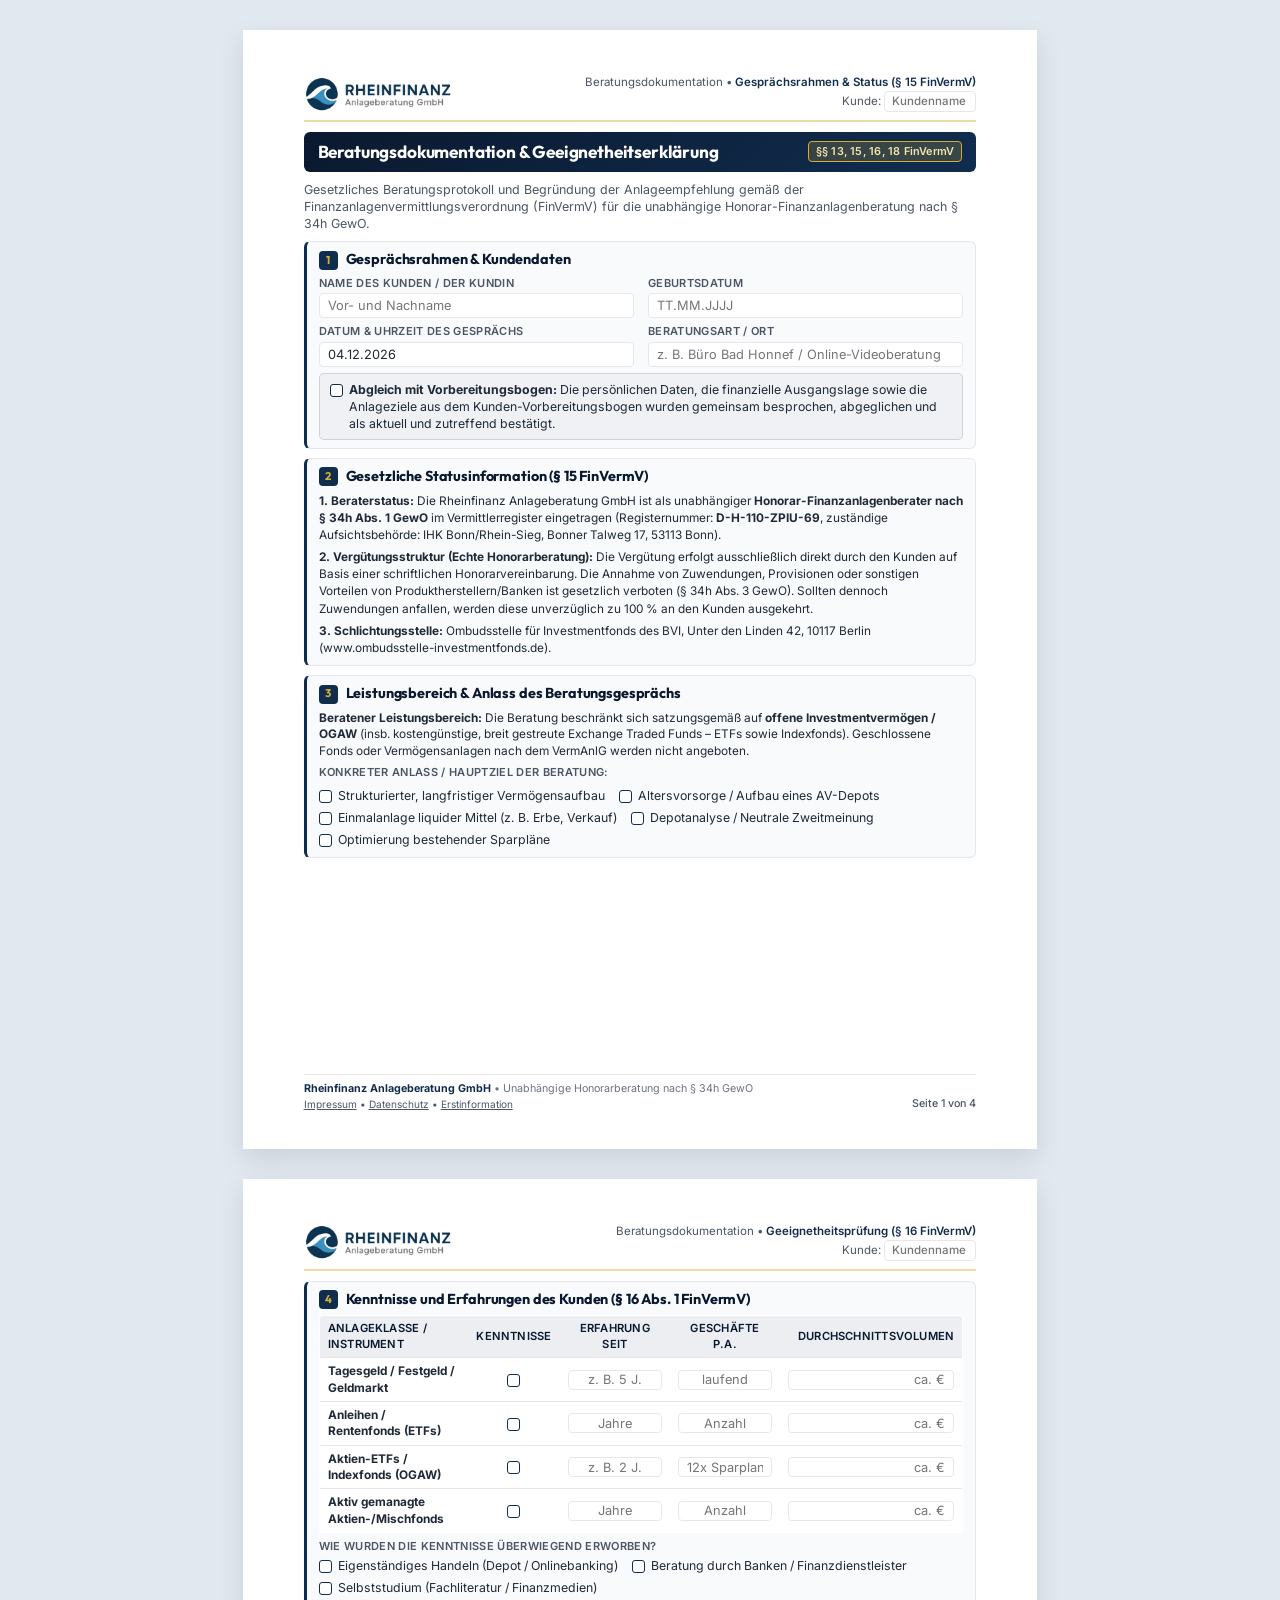
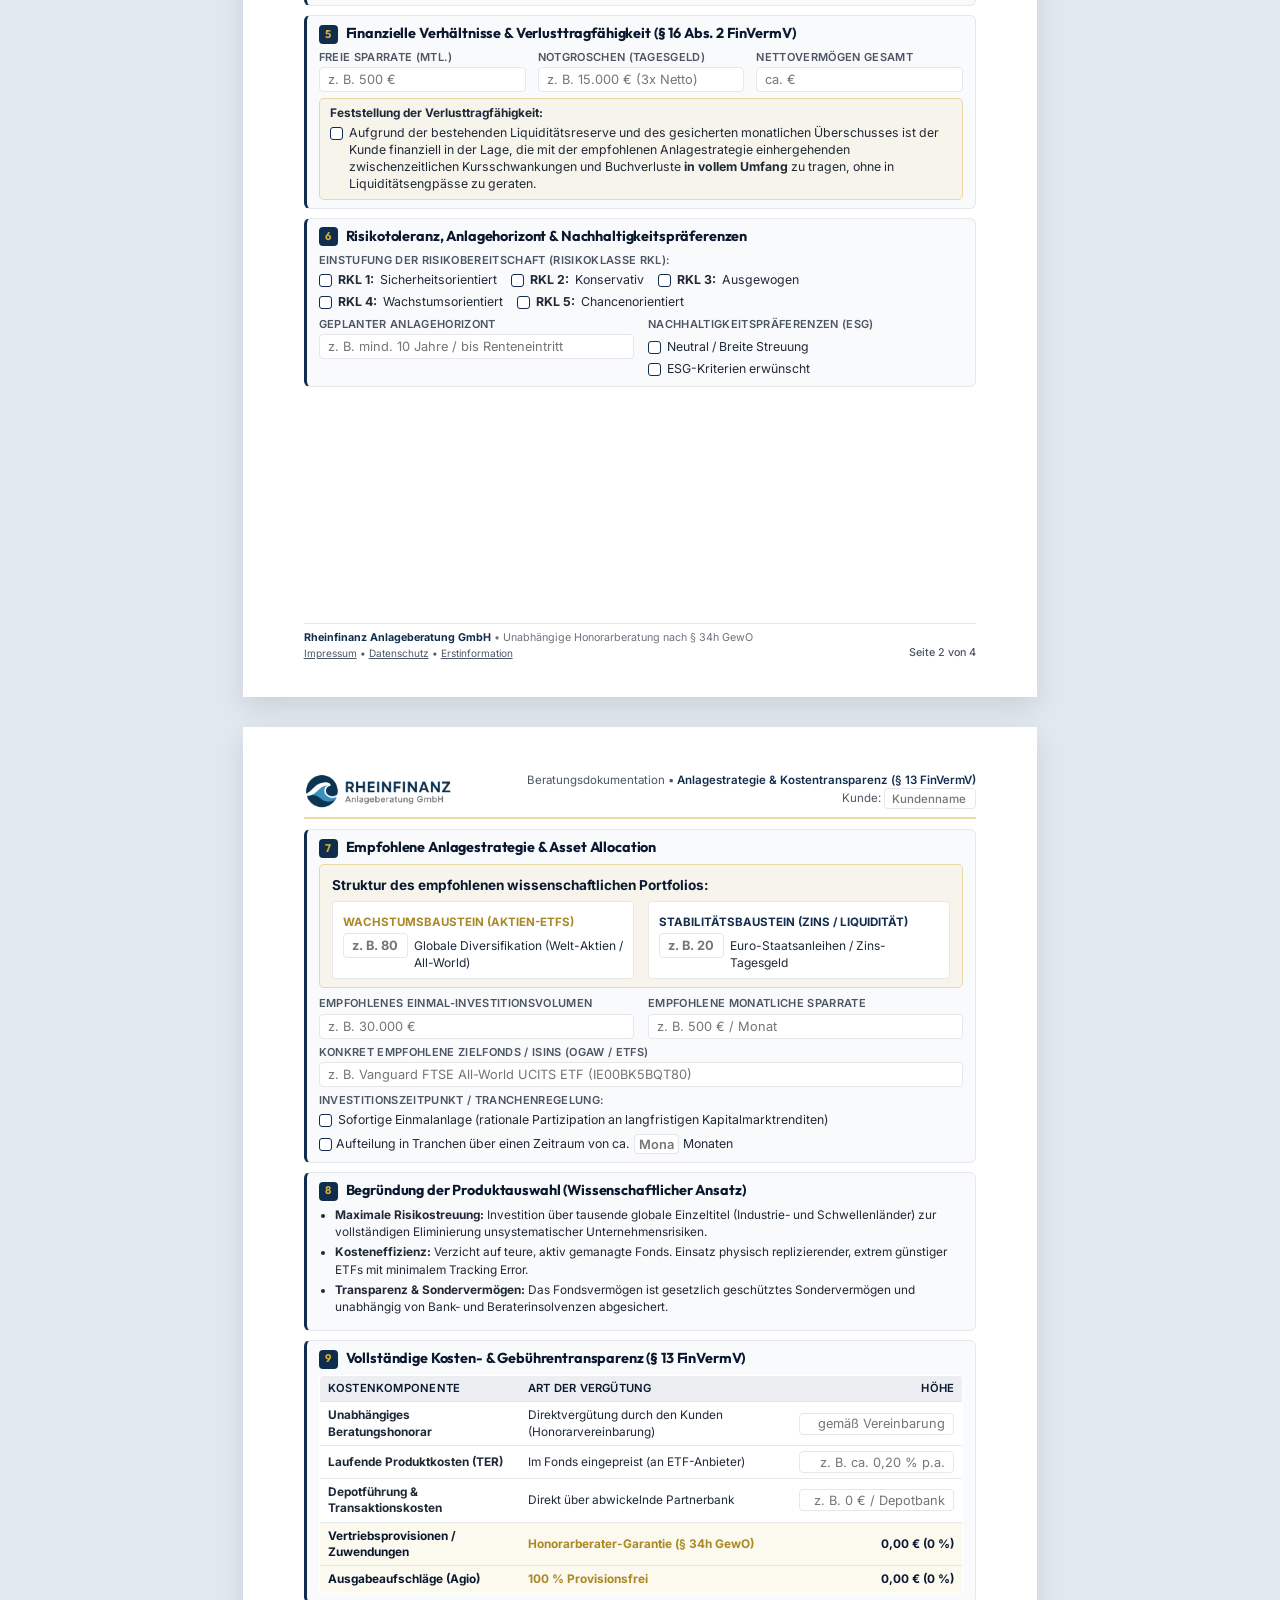
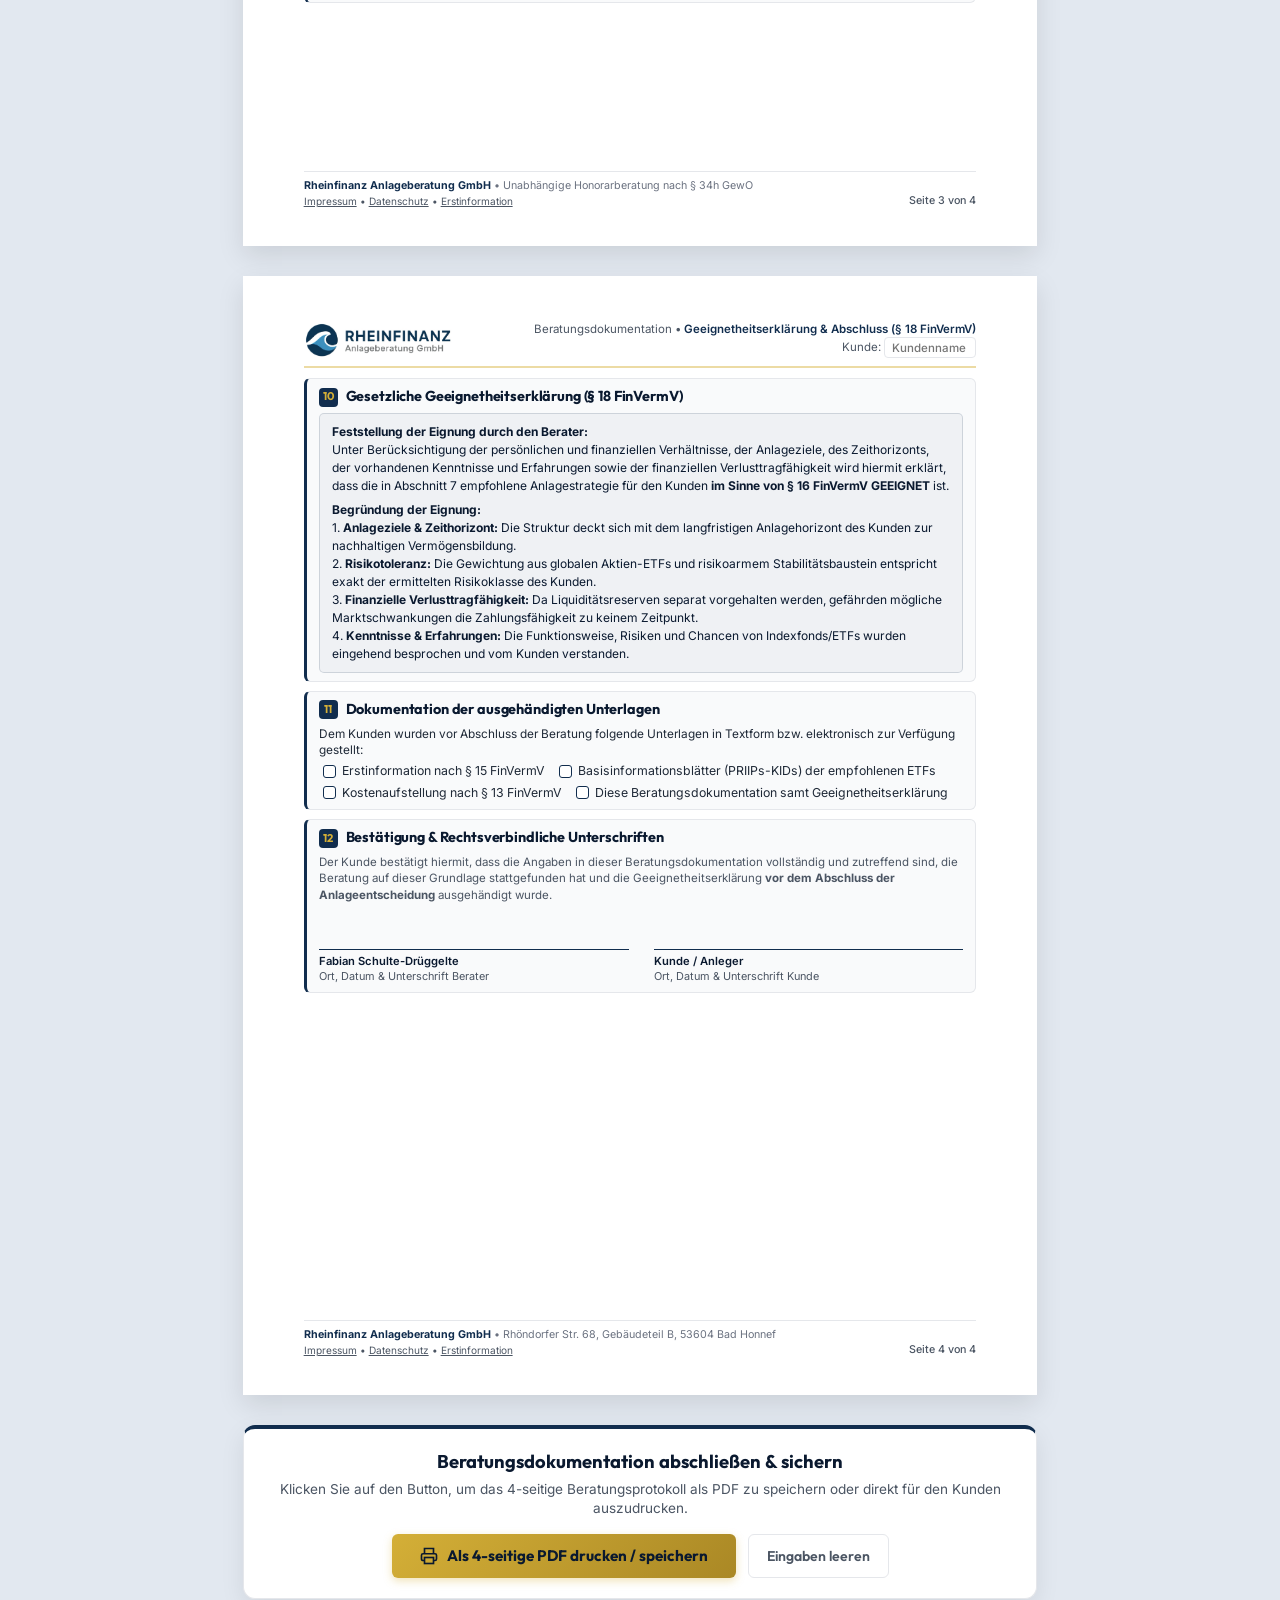
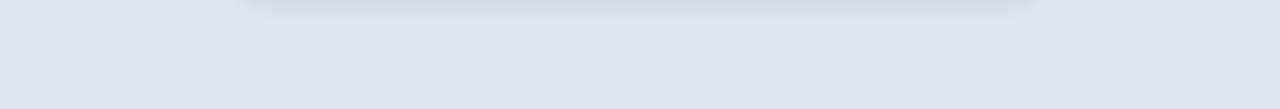
<file: beratungsdokumentation.html>
<!DOCTYPE html>
<html lang="de">

<head>
    <meta charset="UTF-8">
    <meta name="viewport" content="width=device-width, initial-scale=1.0">
    <title>Beratungsdokumentation & Geeignetheitserklärung | Rheinfinanz Anlageberatung GmbH</title>
    <!-- Google Fonts: Outfit & Inter -->
    <link rel="preconnect" href="https://fonts.googleapis.com">
    <link rel="preconnect" href="https://fonts.gstatic.com" crossorigin>
    <link
        href="https://fonts.googleapis.com/css2?family=Outfit:wght@400;500;600;700&family=Inter:wght@300;400;500;600;700&display=swap"
        rel="stylesheet">

    <style>
        :root {
            --navy-dark: #0A192F;
            --navy-primary: #112D4E;
            --navy-surface: #1B3B6F;
            --gold: #D4AF37;
            --gold-light: #F3E5AB;
            --gold-dark: #AA8825;
            --text-dark: #1F2937;
            --text-muted: #4B5563;
            --text-light: #6B7280;
            --bg-page: #FFFFFF;
            --bg-card: #F9FAFB;
            --border-light: #E5E7EB;
            --border-gold: rgba(212, 175, 55, 0.45);
            --font-heading: 'Outfit', sans-serif;
            --font-body: 'Inter', sans-serif;
        }

        * {
            box-sizing: border-box;
            margin: 0;
            padding: 0;
        }

        body {
            font-family: var(--font-body);
            color: var(--text-dark);
            background-color: #E2E8F0;
            line-height: 1.38;
            -webkit-font-smoothing: antialiased;
            padding: 30px 0 60px;
        }

        /* DIN A4 Container Setup */
        .page {
            width: 210mm;
            height: 296mm;
            max-height: 296mm;
            margin: 0 auto 30px;
            background: var(--bg-page);
            padding: 12mm 16mm 10mm;
            position: relative;
            box-shadow: 0 10px 25px rgba(0, 0, 0, 0.1);
            display: flex;
            flex-direction: column;
            justify-content: space-between;
            overflow: hidden;
            box-sizing: border-box;
        }

        /* Header Area */
        .page-header {
            display: flex;
            justify-content: space-between;
            align-items: center;
            border-bottom: 2px solid var(--border-gold);
            padding-bottom: 8px;
            margin-bottom: 10px;
        }

        .brand-logo-full {
            height: 36px;
            width: auto;
            object-fit: contain;
            display: block;
        }

        .header-meta {
            text-align: right;
            font-size: 0.72rem;
            color: var(--text-muted);
            line-height: 1.35;
        }

        .header-meta strong {
            color: var(--navy-primary);
            font-weight: 600;
        }

        /* Title Area */
        .doc-title-bar {
            background: linear-gradient(135deg, var(--navy-dark) 0%, var(--navy-primary) 100%);
            color: white;
            padding: 8px 14px;
            border-radius: 6px;
            margin-bottom: 9px;
            display: flex;
            justify-content: space-between;
            align-items: center;
        }

        .doc-title-bar h2 {
            font-family: var(--font-heading);
            font-size: 1.08rem;
            font-weight: 700;
            letter-spacing: -0.01em;
            color: white;
        }

        .doc-subtitle-badge {
            font-size: 0.68rem;
            background: rgba(212, 175, 55, 0.2);
            color: var(--gold-light);
            border: 1px solid var(--gold);
            padding: 2px 7px;
            border-radius: 4px;
            font-weight: 600;
            letter-spacing: 0.02em;
        }

        /* Section Styling */
        .section-card {
            background: var(--bg-card);
            border: 1px solid var(--border-light);
            border-left: 3.5px solid var(--navy-primary);
            border-radius: 6px;
            padding: 8px 12px;
            margin-bottom: 9px;
        }

        .section-header {
            display: flex;
            align-items: center;
            gap: 8px;
            margin-bottom: 6px;
        }

        .section-num {
            background: var(--navy-primary);
            color: var(--gold);
            font-family: var(--font-heading);
            font-size: 0.7rem;
            font-weight: 700;
            width: 19px;
            height: 19px;
            display: flex;
            align-items: center;
            justify-content: center;
            border-radius: 4px;
            flex-shrink: 0;
        }

        .section-title {
            font-family: var(--font-heading);
            font-size: 0.9rem;
            font-weight: 700;
            color: var(--navy-dark);
            letter-spacing: -0.01em;
        }

        /* Form Fields & Grid */
        .grid-2 {
            display: grid;
            grid-template-columns: 1fr 1fr;
            gap: 6px 14px;
        }

        .grid-3 {
            display: grid;
            grid-template-columns: 1fr 1fr 1fr;
            gap: 6px 12px;
        }

        .grid-4 {
            display: grid;
            grid-template-columns: 1fr 1fr 1fr 1fr;
            gap: 6px 10px;
        }

        .field-group {
            display: flex;
            flex-direction: column;
            gap: 2px;
        }

        .field-label {
            font-size: 0.69rem;
            font-weight: 600;
            color: var(--text-muted);
            text-transform: uppercase;
            letter-spacing: 0.03em;
        }

        .field-input {
            border: 1px solid var(--border-light);
            background: white;
            border-radius: 4px;
            padding: 3px 8px;
            font-size: 0.8rem;
            color: var(--text-dark);
            height: 25px;
            width: 100%;
            outline: none;
            font-family: var(--font-body);
            transition: border-color 0.2s;
        }

        .field-input:focus {
            border-color: var(--gold);
            box-shadow: 0 0 0 2px rgba(212, 175, 55, 0.2);
        }

        .header-kunde-sync {
            width: 92px;
            min-width: 92px;
            max-width: 360px;
            height: 21px;
            padding: 1px 7px;
            box-sizing: border-box;
            display: inline-block;
            font-size: 0.72rem;
            vertical-align: middle;
            font-weight: 500;
            color: var(--navy-dark);
            transition: width 0.08s ease-out, font-size 0.08s ease-out;
        }

        /* Checkbox & Options */
        .options-group {
            display: flex;
            flex-wrap: wrap;
            gap: 5px 14px;
            margin-top: 2px;
        }

        .checkbox-label {
            display: inline-flex;
            align-items: center;
            gap: 6px;
            font-size: 0.77rem;
            color: var(--text-dark);
            cursor: pointer;
            user-select: none;
        }

        .checkbox-input {
            appearance: none;
            -webkit-appearance: none;
            width: 13px;
            height: 13px;
            border: 1.5px solid var(--navy-primary);
            border-radius: 3px;
            background: white;
            cursor: pointer;
            position: relative;
            flex-shrink: 0;
            vertical-align: middle;
            transition: all 0.15s ease;
        }

        .checkbox-input:checked {
            background-color: var(--navy-primary);
            border-color: var(--navy-primary);
        }

        .checkbox-input:checked::after {
            content: '';
            position: absolute;
            left: 3px;
            top: 0.5px;
            width: 3.5px;
            height: 6.5px;
            border: solid var(--gold);
            border-width: 0 2px 2px 0;
            transform: rotate(45deg);
        }

        /* Clean Table Styling */
        .doc-table {
            width: 100%;
            border-collapse: collapse;
            font-size: 0.74rem;
            margin-top: 4px;
            background: white;
            border-radius: 4px;
            overflow: hidden;
            border: 1px solid var(--border-light);
        }

        .doc-table th {
            background: rgba(17, 45, 78, 0.08);
            color: var(--navy-dark);
            font-weight: 600;
            padding: 5px 8px;
            text-align: left;
            border-bottom: 1.5px solid var(--border-light);
            font-size: 0.7rem;
            text-transform: uppercase;
            letter-spacing: 0.02em;
        }

        .doc-table td {
            padding: 5px 8px;
            border-bottom: 1px solid var(--border-light);
            color: var(--text-dark);
            vertical-align: middle;
        }

        .doc-table tr:last-child td {
            border-bottom: none;
        }

        /* Gold Highlight Callout */
        .callout-gold {
            background: rgba(212, 175, 55, 0.08);
            border: 1px solid rgba(212, 175, 55, 0.4);
            border-radius: 5px;
            padding: 8px 12px;
            margin-top: 6px;
        }

        .callout-navy {
            background: rgba(17, 45, 78, 0.04);
            border: 1px solid rgba(17, 45, 78, 0.15);
            border-radius: 5px;
            padding: 8px 12px;
            margin-top: 6px;
        }

        /* Page Footer */
        .page-footer {
            border-top: 1px solid var(--border-light);
            padding-top: 6px;
            margin-top: 4px;
            display: flex;
            justify-content: space-between;
            align-items: flex-end;
            font-size: 0.67rem;
            color: var(--text-light);
            line-height: 1.4;
        }

        .footer-left {
            flex: 1;
            padding-right: 15px;
        }

        .footer-left strong {
            color: var(--navy-primary);
        }

        .footer-links {
            font-size: 0.63rem;
            color: var(--text-muted);
            margin-top: 1px;
        }

        .footer-links a {
            color: inherit;
            text-decoration: underline;
        }

        .footer-right {
            text-align: right;
            font-weight: 500;
            white-space: nowrap;
            flex-shrink: 0;
            font-size: 0.67rem;
            color: var(--text-muted);
        }

        /* Bottom Floating Bar on Screen */
        .bottom-action-card {
            max-width: 210mm;
            margin: 10px auto 50px;
            background: white;
            border-radius: 12px;
            padding: 20px 24px;
            box-shadow: 0 8px 25px rgba(0, 0, 0, 0.08);
            border: 1px solid var(--border-light);
            border-top: 4px solid var(--navy-primary);
            text-align: center;
        }

        .btn-print-main {
            background: linear-gradient(135deg, var(--gold) 0%, var(--gold-dark) 100%);
            color: var(--navy-dark);
            font-family: var(--font-heading);
            font-weight: 700;
            font-size: 0.95rem;
            padding: 12px 28px;
            border: none;
            border-radius: 6px;
            cursor: pointer;
            display: inline-flex;
            align-items: center;
            gap: 9px;
            box-shadow: 0 3px 8px rgba(212, 175, 55, 0.35);
            transition: all 0.2s ease;
        }

        .btn-print-main:hover {
            transform: translateY(-1px);
            box-shadow: 0 5px 15px rgba(212, 175, 55, 0.55);
        }

        /* Print Settings */
        @page {
            size: A4 portrait;
            margin: 0mm;
        }

        @media print {
            body {
                background: white;
                margin: 0;
                padding: 0 !important;
                -webkit-print-color-adjust: exact;
                print-color-adjust: exact;
            }

            .bottom-action-card {
                display: none !important;
            }

            .page {
                width: 210mm !important;
                height: 296mm !important;
                max-height: 296mm !important;
                margin: 0 !important;
                padding: 12mm 16mm 9mm !important;
                box-shadow: none !important;
                page-break-inside: avoid !important;
                break-inside: avoid !important;
                page-break-after: always !important;
                break-after: page !important;
                overflow: hidden !important;
                box-sizing: border-box !important;
            }

            .page:last-of-type,
            .page:last-child {
                page-break-after: avoid !important;
                break-after: avoid !important;
            }

            .field-input {
                border: 1px solid #D1D5DB !important;
                background: white !important;
                -webkit-print-color-adjust: exact !important;
                print-color-adjust: exact !important;
            }

            .header-kunde-sync {
                border: 1px solid #D1D5DB !important;
                background: white !important;
                -webkit-print-color-adjust: exact !important;
                print-color-adjust: exact !important;
            }
        }
    </style>
</head>

<body>

    <!-- ==================== SEITE 1 ==================== -->
    <div class="page">
        <div>
            <!-- Header -->
            <header class="page-header">
                <img src="assets/images/rheinfinanz-logo-complete.png" alt="Rheinfinanz Anlageberatung GmbH" class="brand-logo-full">
                <div class="header-meta">
                    Beratungsdokumentation &bull; <strong>Gesprächsrahmen & Status (§ 15 FinVermV)</strong><br>
                    Kunde: <input type="text" class="field-input header-kunde-sync" placeholder="Kundenname">
                </div>
            </header>

            <!-- Document Title -->
            <div class="doc-title-bar">
                <h2>Beratungsdokumentation & Geeignetheitserklärung</h2>
                <span class="doc-subtitle-badge">§§ 13, 15, 16, 18 FinVermV</span>
            </div>

            <p style="font-size: 0.78rem; color: var(--text-muted); margin-bottom: 9px;">
                Gesetzliches Beratungsprotokoll und Begründung der Anlageempfehlung gemäß der Finanzanlagenvermittlungsverordnung (FinVermV) für die unabhängige Honorar-Finanzanlagenberatung nach § 34h GewO.
            </p>

            <!-- Abschnitt 1: Gesprächsrahmen & Stammdaten -->
            <section class="section-card">
                <div class="section-header">
                    <span class="section-num">1</span>
                    <h3 class="section-title">Gesprächsrahmen & Kundendaten</h3>
                </div>

                <div class="grid-2" style="margin-bottom: 6px;">
                    <div class="field-group">
                        <label class="field-label">Name des Kunden / der Kundin</label>
                        <input type="text" id="kunde_name" class="field-input" placeholder="Vor- und Nachname">
                    </div>
                    <div class="field-group">
                        <label class="field-label">Geburtsdatum</label>
                        <input type="text" id="kunde_geburtsdatum" class="field-input" placeholder="TT.MM.JJJJ">
                    </div>
                </div>

                <div class="grid-2" style="margin-bottom: 6px;">
                    <div class="field-group">
                        <label class="field-label">Datum & Uhrzeit des Gesprächs</label>
                        <input type="text" id="beratung_datum" class="field-input" placeholder="Datum, z. B. 15.10.2026, 10:00 Uhr">
                    </div>
                    <div class="field-group">
                        <label class="field-label">Beratungsart / Ort</label>
                        <input type="text" id="beratung_ort" class="field-input" placeholder="z. B. Büro Bad Honnef / Online-Videoberatung">
                    </div>
                </div>

                <div class="callout-navy" style="margin-top: 4px; padding: 6px 10px;">
                    <label class="checkbox-label" style="align-items: flex-start;">
                        <input type="checkbox" class="checkbox-input" style="margin-top: 2px;">
                        <span><strong>Abgleich mit Vorbereitungsbogen:</strong> Die persönlichen Daten, die finanzielle Ausgangslage sowie die Anlageziele aus dem Kunden-Vorbereitungsbogen wurden gemeinsam besprochen, abgeglichen und als aktuell und zutreffend bestätigt.</span>
                    </label>
                </div>
            </section>

            <!-- Abschnitt 2: Gesetzliche Statusinformation (§ 15 FinVermV) -->
            <section class="section-card">
                <div class="section-header">
                    <span class="section-num">2</span>
                    <h3 class="section-title">Gesetzliche Statusinformation (§ 15 FinVermV)</h3>
                </div>

                <div style="font-size: 0.74rem; color: var(--text-dark); line-height: 1.45;">
                    <p style="margin-bottom: 5px;">
                        <strong>1. Beraterstatus:</strong> Die Rheinfinanz Anlageberatung GmbH ist als unabhängiger <strong>Honorar-Finanzanlagenberater nach § 34h Abs. 1 GewO</strong> im Vermittlerregister eingetragen (Registernummer: <strong>D-H-110-ZPIU-69</strong>, zuständige Aufsichtsbehörde: IHK Bonn/Rhein-Sieg, Bonner Talweg 17, 53113 Bonn).
                    </p>
                    <p style="margin-bottom: 5px;">
                        <strong>2. Vergütungsstruktur (Echte Honorarberatung):</strong> Die Vergütung erfolgt ausschließlich direkt durch den Kunden auf Basis einer schriftlichen Honorarvereinbarung. Die Annahme von Zuwendungen, Provisionen oder sonstigen Vorteilen von Produktherstellern/Banken ist gesetzlich verboten (§ 34h Abs. 3 GewO). Sollten dennoch Zuwendungen anfallen, werden diese unverzüglich zu 100 % an den Kunden ausgekehrt.
                    </p>
                    <p>
                        <strong>3. Schlichtungsstelle:</strong> Ombudsstelle für Investmentfonds des BVI, Unter den Linden 42, 10117 Berlin (www.ombudsstelle-investmentfonds.de).
                    </p>
                </div>
            </section>

            <!-- Abschnitt 3: Leistungsbereich & Beratungsanlass -->
            <section class="section-card">
                <div class="section-header">
                    <span class="section-num">3</span>
                    <h3 class="section-title">Leistungsbereich & Anlass des Beratungsgesprächs</h3>
                </div>

                <div style="font-size: 0.74rem; color: var(--text-dark); margin-bottom: 6px;">
                    <strong>Beratener Leistungsbereich:</strong> Die Beratung beschränkt sich satzungsgemäß auf <strong>offene Investmentvermögen / OGAW</strong> (insb. kostengünstige, breit gestreute Exchange Traded Funds – ETFs sowie Indexfonds). Geschlossene Fonds oder Vermögensanlagen nach dem VermAnlG werden nicht angeboten.
                </div>

                <div class="field-group">
                    <label class="field-label" style="margin-bottom: 4px;">Konkreter Anlass / Hauptziel der Beratung:</label>
                    <div class="options-group">
                        <label class="checkbox-label"><input type="checkbox" class="checkbox-input"> Strukturierter, langfristiger Vermögensaufbau</label>
                        <label class="checkbox-label"><input type="checkbox" class="checkbox-input"> Altersvorsorge / Aufbau eines AV-Depots</label>
                        <label class="checkbox-label"><input type="checkbox" class="checkbox-input"> Einmalanlage liquider Mittel (z. B. Erbe, Verkauf)</label>
                        <label class="checkbox-label"><input type="checkbox" class="checkbox-input"> Depotanalyse / Neutrale Zweitmeinung</label>
                        <label class="checkbox-label"><input type="checkbox" class="checkbox-input"> Optimierung bestehender Sparpläne</label>
                    </div>
                </div>
            </section>
        </div>

        <!-- Footer Seite 1 -->
        <footer class="page-footer">
            <div class="footer-left">
                <div><strong>Rheinfinanz Anlageberatung GmbH</strong> &bull; Unabhängige Honorarberatung nach § 34h GewO</div>
                <div class="footer-links">
                    <a href="impressum.html" target="_blank">Impressum</a> &bull;
                    <a href="datenschutz.html" target="_blank">Datenschutz</a> &bull;
                    <a href="erstinformation.html" target="_blank">Erstinformation</a>
                </div>
            </div>
            <div class="footer-right">
                Seite 1 von 4
            </div>
        </footer>
    </div>


    <!-- ==================== SEITE 2 ==================== -->
    <div class="page">
        <div>
            <!-- Running Header -->
            <header class="page-header">
                <img src="assets/images/rheinfinanz-logo-complete.png" alt="Rheinfinanz Logo" class="brand-logo-full">
                <div class="header-meta">
                    Beratungsdokumentation &bull; <strong>Geeignetheitsprüfung (§ 16 FinVermV)</strong><br>
                    Kunde: <input type="text" class="field-input header-kunde-sync" placeholder="Kundenname">
                </div>
            </header>

            <!-- Abschnitt 4: Kenntnisse & Erfahrungen -->
            <section class="section-card">
                <div class="section-header">
                    <span class="section-num">4</span>
                    <h3 class="section-title">Kenntnisse und Erfahrungen des Kunden (§ 16 Abs. 1 FinVermV)</h3>
                </div>

                <table class="doc-table">
                    <thead>
                        <tr>
                            <th>Anlageklasse / Instrument</th>
                            <th style="text-align: center;">Kenntnisse</th>
                            <th style="text-align: center;">Erfahrung seit</th>
                            <th style="text-align: center;">Geschäfte p.a.</th>
                            <th style="text-align: right;">Durchschnittsvolumen</th>
                        </tr>
                    </thead>
                    <tbody>
                        <tr>
                            <td><strong>Tagesgeld / Festgeld / Geldmarkt</strong></td>
                            <td style="text-align: center;"><input type="checkbox" class="checkbox-input"></td>
                            <td style="text-align: center;"><input type="text" class="field-input" style="height: 20px; text-align: center;" placeholder="z. B. 5 J."></td>
                            <td style="text-align: center;"><input type="text" class="field-input" style="height: 20px; text-align: center;" placeholder="laufend"></td>
                            <td style="text-align: right;"><input type="text" class="field-input" style="height: 20px; text-align: right;" placeholder="ca. €"></td>
                        </tr>
                        <tr>
                            <td><strong>Anleihen / Rentenfonds (ETFs)</strong></td>
                            <td style="text-align: center;"><input type="checkbox" class="checkbox-input"></td>
                            <td style="text-align: center;"><input type="text" class="field-input" style="height: 20px; text-align: center;" placeholder="Jahre"></td>
                            <td style="text-align: center;"><input type="text" class="field-input" style="height: 20px; text-align: center;" placeholder="Anzahl"></td>
                            <td style="text-align: right;"><input type="text" class="field-input" style="height: 20px; text-align: right;" placeholder="ca. €"></td>
                        </tr>
                        <tr>
                            <td><strong>Aktien-ETFs / Indexfonds (OGAW)</strong></td>
                            <td style="text-align: center;"><input type="checkbox" class="checkbox-input"></td>
                            <td style="text-align: center;"><input type="text" class="field-input" style="height: 20px; text-align: center;" placeholder="z. B. 2 J."></td>
                            <td style="text-align: center;"><input type="text" class="field-input" style="height: 20px; text-align: center;" placeholder="12x Sparplan"></td>
                            <td style="text-align: right;"><input type="text" class="field-input" style="height: 20px; text-align: right;" placeholder="ca. €"></td>
                        </tr>
                        <tr>
                            <td><strong>Aktiv gemanagte Aktien-/Mischfonds</strong></td>
                            <td style="text-align: center;"><input type="checkbox" class="checkbox-input"></td>
                            <td style="text-align: center;"><input type="text" class="field-input" style="height: 20px; text-align: center;" placeholder="Jahre"></td>
                            <td style="text-align: center;"><input type="text" class="field-input" style="height: 20px; text-align: center;" placeholder="Anzahl"></td>
                            <td style="text-align: right;"><input type="text" class="field-input" style="height: 20px; text-align: right;" placeholder="ca. €"></td>
                        </tr>
                    </tbody>
                </table>

                <div class="field-group" style="margin-top: 6px;">
                    <label class="field-label">Wie wurden die Kenntnisse überwiegend erworben?</label>
                    <div class="options-group">
                        <label class="checkbox-label"><input type="checkbox" class="checkbox-input"> Eigenständiges Handeln (Depot / Onlinebanking)</label>
                        <label class="checkbox-label"><input type="checkbox" class="checkbox-input"> Beratung durch Banken / Finanzdienstleister</label>
                        <label class="checkbox-label"><input type="checkbox" class="checkbox-input"> Selbststudium (Fachliteratur / Finanzmedien)</label>
                    </div>
                </div>
            </section>

            <!-- Abschnitt 5: Verlusttragfähigkeit -->
            <section class="section-card">
                <div class="section-header">
                    <span class="section-num">5</span>
                    <h3 class="section-title">Finanzielle Verhältnisse & Verlusttragfähigkeit (§ 16 Abs. 2 FinVermV)</h3>
                </div>

                <div class="grid-3" style="margin-bottom: 6px;">
                    <div class="field-group">
                        <label class="field-label">Freie Sparrate (mtl.)</label>
                        <input type="text" id="sparrate_ist" class="field-input" placeholder="z. B. 500 €">
                    </div>
                    <div class="field-group">
                        <label class="field-label">Notgroschen (Tagesgeld)</label>
                        <input type="text" id="notgroschen" class="field-input" placeholder="z. B. 15.000 € (3x Netto)">
                    </div>
                    <div class="field-group">
                        <label class="field-label">Nettovermögen gesamt</label>
                        <input type="text" id="nettovermoegen" class="field-input" placeholder="ca. €">
                    </div>
                </div>

                <div class="callout-gold" style="padding: 6px 10px; font-size: 0.74rem;">
                    <strong>Feststellung der Verlusttragfähigkeit:</strong><br>
                    <label class="checkbox-label" style="align-items: flex-start; margin-top: 3px;">
                        <input type="checkbox" class="checkbox-input" style="margin-top: 2px;">
                        <span>Aufgrund der bestehenden Liquiditätsreserve und des gesicherten monatlichen Überschusses ist der Kunde finanziell in der Lage, die mit der empfohlenen Anlagestrategie einhergehenden zwischenzeitlichen Kursschwankungen und Buchverluste <strong>in vollem Umfang</strong> zu tragen, ohne in Liquiditätsengpässe zu geraten.</span>
                    </label>
                </div>
            </section>

            <!-- Abschnitt 6: Risikobereitschaft & ESG -->
            <section class="section-card">
                <div class="section-header">
                    <span class="section-num">6</span>
                    <h3 class="section-title">Risikotoleranz, Anlagehorizont & Nachhaltigkeitspräferenzen</h3>
                </div>

                <div class="field-group" style="margin-bottom: 6px;">
                    <label class="field-label">Einstufung der Risikobereitschaft (Risikoklasse RKL):</label>
                    <div class="options-group">
                        <label class="checkbox-label"><input type="checkbox" class="checkbox-input" data-rkl="1"> <strong>RKL 1:</strong> Sicherheitsorientiert</label>
                        <label class="checkbox-label"><input type="checkbox" class="checkbox-input" data-rkl="2"> <strong>RKL 2:</strong> Konservativ</label>
                        <label class="checkbox-label"><input type="checkbox" class="checkbox-input" data-rkl="3"> <strong>RKL 3:</strong> Ausgewogen</label>
                        <label class="checkbox-label"><input type="checkbox" class="checkbox-input" data-rkl="4"> <strong>RKL 4:</strong> Wachstumsorientiert</label>
                        <label class="checkbox-label"><input type="checkbox" class="checkbox-input" data-rkl="5"> <strong>RKL 5:</strong> Chancenorientiert</label>
                    </div>
                </div>

                <div class="grid-2">
                    <div class="field-group">
                        <label class="field-label">Geplanter Anlagehorizont</label>
                        <input type="text" id="anlagehorizont" class="field-input" placeholder="z. B. mind. 10 Jahre / bis Renteneintritt">
                    </div>
                    <div class="field-group">
                        <label class="field-label">Nachhaltigkeitspräferenzen (ESG)</label>
                        <div class="options-group" style="padding-top: 3px;">
                            <label class="checkbox-label"><input type="checkbox" class="checkbox-input"> Neutral / Breite Streuung</label>
                            <label class="checkbox-label"><input type="checkbox" class="checkbox-input"> ESG-Kriterien erwünscht</label>
                        </div>
                    </div>
                </div>
            </section>
        </div>

        <!-- Footer Seite 2 -->
        <footer class="page-footer">
            <div class="footer-left">
                <div><strong>Rheinfinanz Anlageberatung GmbH</strong> &bull; Unabhängige Honorarberatung nach § 34h GewO</div>
                <div class="footer-links">
                    <a href="impressum.html" target="_blank">Impressum</a> &bull;
                    <a href="datenschutz.html" target="_blank">Datenschutz</a> &bull;
                    <a href="erstinformation.html" target="_blank">Erstinformation</a>
                </div>
            </div>
            <div class="footer-right">
                Seite 2 von 4
            </div>
        </footer>
    </div>


    <!-- ==================== SEITE 3 ==================== -->
    <div class="page">
        <div>
            <!-- Running Header -->
            <header class="page-header">
                <img src="assets/images/rheinfinanz-logo-complete.png" alt="Rheinfinanz Logo" class="brand-logo-full">
                <div class="header-meta">
                    Beratungsdokumentation &bull; <strong>Anlagestrategie & Kostentransparenz (§ 13 FinVermV)</strong><br>
                    Kunde: <input type="text" class="field-input header-kunde-sync" placeholder="Kundenname">
                </div>
            </header>

            <!-- Abschnitt 7: Empfohlene Anlagestrategie -->
            <section class="section-card">
                <div class="section-header">
                    <span class="section-num">7</span>
                    <h3 class="section-title">Empfohlene Anlagestrategie & Asset Allocation</h3>
                </div>

                <div class="callout-gold" style="margin-bottom: 8px;">
                    <strong style="color: var(--navy-dark); font-size: 0.85rem;">Struktur des empfohlenen wissenschaftlichen Portfolios:</strong>
                    <div class="grid-2" style="margin-top: 6px;">
                        <div style="background: white; padding: 7px 10px; border-radius: 4px; border: 1px solid var(--border-light);">
                            <span style="font-size: 0.72rem; color: var(--gold-dark); font-weight: 700; text-transform: uppercase;">Wachstumsbaustein (Aktien-ETFs)</span>
                            <div style="display: flex; align-items: baseline; gap: 6px; margin-top: 2px;">
                                <input type="text" id="quote_aktien" class="field-input" style="width: 65px; font-weight: 700; text-align: center;" placeholder="z. B. 80 %">
                                <span style="font-size: 0.75rem; color: var(--text-dark);">Globale Diversifikation (Welt-Aktien / All-World)</span>
                            </div>
                        </div>
                        <div style="background: white; padding: 7px 10px; border-radius: 4px; border: 1px solid var(--border-light);">
                            <span style="font-size: 0.72rem; color: var(--navy-primary); font-weight: 700; text-transform: uppercase;">Stabilitätsbaustein (Zins / Liquidität)</span>
                            <div style="display: flex; align-items: baseline; gap: 6px; margin-top: 2px;">
                                <input type="text" id="quote_anleihen" class="field-input" style="width: 65px; font-weight: 700; text-align: center;" placeholder="z. B. 20 %">
                                <span style="font-size: 0.75rem; color: var(--text-dark);">Euro-Staatsanleihen / Zins-Tagesgeld</span>
                            </div>
                        </div>
                    </div>
                </div>

                <div class="grid-2" style="margin-bottom: 6px;">
                    <div class="field-group">
                        <label class="field-label">Empfohlenes Einmal-Investitionsvolumen</label>
                        <input type="text" id="einmalanlage" class="field-input" placeholder="z. B. 30.000 €">
                    </div>
                    <div class="field-group">
                        <label class="field-label">Empfohlene monatliche Sparrate</label>
                        <input type="text" id="sparrate_soll" class="field-input" placeholder="z. B. 500 € / Monat">
                    </div>
                </div>

                <div class="field-group" style="margin-bottom: 6px;">
                    <label class="field-label">Konkret empfohlene Zielfonds / ISINs (OGAW / ETFs)</label>
                    <input type="text" id="zielfonds" class="field-input" placeholder="z. B. Vanguard FTSE All-World UCITS ETF (IE00BK5BQT80)">
                </div>

                <div class="field-group">
                    <label class="field-label">Investitionszeitpunkt / Tranchenregelung:</label>
                    <div class="options-group">
                        <label class="checkbox-label"><input type="checkbox" class="checkbox-input"> Sofortige Einmalanlage (rationale Partizipation an langfristigen Kapitalmarktrenditen)</label>
                        <label class="checkbox-label" style="display: inline-flex; align-items: center; flex-wrap: wrap; gap: 4px;">
                            <input type="checkbox" class="checkbox-input">
                            <span>Aufteilung in Tranchen über einen Zeitraum von ca.</span>
                            <input type="text" id="tranchen_monate" class="field-input" style="height: 20px; width: 45px; display: inline-block; text-align: center; padding: 1px 4px; font-weight: 600;" placeholder="Monate">
                            <span>Monaten</span>
                        </label>
                    </div>
                </div>
            </section>

            <!-- Abschnitt 8: Begründung der Fondsauswahl -->
            <section class="section-card">
                <div class="section-header">
                    <span class="section-num">8</span>
                    <h3 class="section-title">Begründung der Produktauswahl (Wissenschaftlicher Ansatz)</h3>
                </div>

                <div style="font-size: 0.74rem; color: var(--text-dark); line-height: 1.45;">
                    <ul style="padding-left: 16px; margin-bottom: 6px;">
                        <li style="margin-bottom: 3px;"><strong>Maximale Risikostreuung:</strong> Investition über tausende globale Einzeltitel (Industrie- und Schwellenländer) zur vollständigen Eliminierung unsystematischer Unternehmensrisiken.</li>
                        <li style="margin-bottom: 3px;"><strong>Kosteneffizienz:</strong> Verzicht auf teure, aktiv gemanagte Fonds. Einsatz physisch replizierender, extrem günstiger ETFs mit minimalem Tracking Error.</li>
                        <li style="margin-bottom: 3px;"><strong>Transparenz & Sondervermögen:</strong> Das Fondsvermögen ist gesetzlich geschütztes Sondervermögen und unabhängig von Bank- und Beraterinsolvenzen abgesichert.</li>
                    </ul>
                </div>
            </section>

            <!-- Abschnitt 9: Vollständige Kostenaufstellung (§ 13 FinVermV) -->
            <section class="section-card">
                <div class="section-header">
                    <span class="section-num">9</span>
                    <h3 class="section-title">Vollständige Kosten- & Gebührentransparenz (§ 13 FinVermV)</h3>
                </div>

                <table class="doc-table">
                    <thead>
                        <tr>
                            <th>Kostenkomponente</th>
                            <th>Art der Vergütung</th>
                            <th style="text-align: right; width: 170px;">Höhe</th>
                        </tr>
                    </thead>
                    <tbody>
                        <tr>
                            <td><strong>Unabhängiges Beratungshonorar</strong></td>
                            <td>Direktvergütung durch den Kunden (Honorarvereinbarung)</td>
                            <td style="text-align: right;"><input type="text" id="kosten_honorar" class="field-input" style="height: 22px; width: 155px; text-align: right; display: inline-block;" placeholder="gemäß Vereinbarung"></td>
                        </tr>
                        <tr>
                            <td><strong>Laufende Produktkosten (TER)</strong></td>
                            <td>Im Fonds eingepreist (an ETF-Anbieter)</td>
                            <td style="text-align: right;"><input type="text" id="kosten_ter" class="field-input" style="height: 22px; width: 155px; text-align: right; display: inline-block;" placeholder="z. B. ca. 0,20 % p.a."></td>
                        </tr>
                        <tr>
                            <td><strong>Depotführung & Transaktionskosten</strong></td>
                            <td>Direkt über abwickelnde Partnerbank</td>
                            <td style="text-align: right;"><input type="text" id="kosten_depot" class="field-input" style="height: 22px; width: 155px; text-align: right; display: inline-block;" placeholder="z. B. 0 € / Depotbank"></td>
                        </tr>
                        <tr style="background: rgba(212, 175, 55, 0.08);">
                            <td><strong style="color: var(--navy-dark);">Vertriebsprovisionen / Zuwendungen</strong></td>
                            <td><strong style="color: var(--gold-dark);">Honorarberater-Garantie (§ 34h GewO)</strong></td>
                            <td style="text-align: right;"><strong style="color: var(--navy-dark);">0,00 € (0 %)</strong></td>
                        </tr>
                        <tr style="background: rgba(212, 175, 55, 0.08);">
                            <td><strong style="color: var(--navy-dark);">Ausgabeaufschläge (Agio)</strong></td>
                            <td><strong style="color: var(--gold-dark);">100 % Provisionsfrei</strong></td>
                            <td style="text-align: right;"><strong style="color: var(--navy-dark);">0,00 € (0 %)</strong></td>
                        </tr>
                    </tbody>
                </table>
            </section>
        </div>

        <!-- Footer Seite 3 -->
        <footer class="page-footer">
            <div class="footer-left">
                <div><strong>Rheinfinanz Anlageberatung GmbH</strong> &bull; Unabhängige Honorarberatung nach § 34h GewO</div>
                <div class="footer-links">
                    <a href="impressum.html" target="_blank">Impressum</a> &bull;
                    <a href="datenschutz.html" target="_blank">Datenschutz</a> &bull;
                    <a href="erstinformation.html" target="_blank">Erstinformation</a>
                </div>
            </div>
            <div class="footer-right">
                Seite 3 von 4
            </div>
        </footer>
    </div>


    <!-- ==================== SEITE 4 ==================== -->
    <div class="page">
        <div>
            <!-- Running Header -->
            <header class="page-header">
                <img src="assets/images/rheinfinanz-logo-complete.png" alt="Rheinfinanz Logo" class="brand-logo-full">
                <div class="header-meta">
                    Beratungsdokumentation &bull; <strong>Geeignetheitserklärung & Abschluss (§ 18 FinVermV)</strong><br>
                    Kunde: <input type="text" class="field-input header-kunde-sync" placeholder="Kundenname">
                </div>
            </header>

            <!-- Abschnitt 10: Geeignetheitserklärung -->
            <section class="section-card">
                <div class="section-header">
                    <span class="section-num">10</span>
                    <h3 class="section-title">Gesetzliche Geeignetheitserklärung (§ 18 FinVermV)</h3>
                </div>

                <div class="callout-navy" style="padding: 9px 12px; font-size: 0.75rem; line-height: 1.5; color: var(--navy-dark);">
                    <p style="margin-bottom: 6px;">
                        <strong>Feststellung der Eignung durch den Berater:</strong><br>
                        Unter Berücksichtigung der persönlichen und finanziellen Verhältnisse, der Anlageziele, des Zeithorizonts, der vorhandenen Kenntnisse und Erfahrungen sowie der finanziellen Verlusttragfähigkeit wird hiermit erklärt, dass die in Abschnitt 7 empfohlene Anlagestrategie für den Kunden <strong>im Sinne von § 16 FinVermV GEEIGNET</strong> ist.
                    </p>
                    <p>
                        <strong>Begründung der Eignung:</strong><br>
                        1. <strong>Anlageziele & Zeithorizont:</strong> Die Struktur deckt sich mit dem langfristigen Anlagehorizont des Kunden zur nachhaltigen Vermögensbildung.<br>
                        2. <strong>Risikotoleranz:</strong> Die Gewichtung aus globalen Aktien-ETFs und risikoarmem Stabilitätsbaustein entspricht exakt der ermittelten Risikoklasse des Kunden.<br>
                        3. <strong>Finanzielle Verlusttragfähigkeit:</strong> Da Liquiditätsreserven separat vorgehalten werden, gefährden mögliche Marktschwankungen die Zahlungsfähigkeit zu keinem Zeitpunkt.<br>
                        4. <strong>Kenntnisse & Erfahrungen:</strong> Die Funktionsweise, Risiken und Chancen von Indexfonds/ETFs wurden eingehend besprochen und vom Kunden verstanden.
                    </p>
                </div>
            </section>

            <!-- Abschnitt 11: Ausgehändigte Pflichtunterlagen -->
            <section class="section-card">
                <div class="section-header">
                    <span class="section-num">11</span>
                    <h3 class="section-title">Dokumentation der ausgehändigten Unterlagen</h3>
                </div>

                <div style="font-size: 0.74rem; color: var(--text-dark); margin-bottom: 4px;">
                    Dem Kunden wurden vor Abschluss der Beratung folgende Unterlagen in Textform bzw. elektronisch zur Verfügung gestellt:
                </div>
                <div class="options-group" style="padding-left: 4px;">
                    <label class="checkbox-label"><input type="checkbox" class="checkbox-input"> Erstinformation nach § 15 FinVermV</label>
                    <label class="checkbox-label"><input type="checkbox" class="checkbox-input"> Basisinformationsblätter (PRIIPs-KIDs) der empfohlenen ETFs</label>
                    <label class="checkbox-label"><input type="checkbox" class="checkbox-input"> Kostenaufstellung nach § 13 FinVermV</label>
                    <label class="checkbox-label"><input type="checkbox" class="checkbox-input"> Diese Beratungsdokumentation samt Geeignetheitserklärung</label>
                </div>
            </section>

            <!-- Abschnitt 12: Bestätigung & Unterschriften -->
            <section class="section-card" style="margin-bottom: 0;">
                <div class="section-header">
                    <span class="section-num">12</span>
                    <h3 class="section-title">Bestätigung & Rechtsverbindliche Unterschriften</h3>
                </div>

                <p style="font-size: 0.72rem; color: var(--text-muted); line-height: 1.4; margin-bottom: 12px;">
                    Der Kunde bestätigt hiermit, dass die Angaben in dieser Beratungsdokumentation vollständig und zutreffend sind, die Beratung auf dieser Grundlage stattgefunden hat und die Geeignetheitserklärung <strong>vor dem Abschluss der Anlageentscheidung</strong> ausgehändigt wurde.
                </p>

                <!-- Unterschriftenfelder -->
                <div class="grid-2" style="gap: 25px; margin-top: 10px;">
                    <!-- Berater -->
                    <div>
                        <div style="border-bottom: 1.5px solid var(--navy-primary); height: 35px; margin-bottom: 4px;"></div>
                        <div style="font-size: 0.7rem; font-weight: 600; color: var(--navy-dark);">Fabian Schulte-Drüggelte</div>
                        <div style="font-size: 0.68rem; color: var(--text-muted);">Ort, Datum & Unterschrift Berater</div>
                    </div>

                    <!-- Kunde -->
                    <div>
                        <div style="border-bottom: 1.5px solid var(--navy-primary); height: 35px; margin-bottom: 4px;"></div>
                        <div style="font-size: 0.7rem; font-weight: 600; color: var(--navy-dark);" id="kunde_sig_name">Kunde / Anleger</div>
                        <div style="font-size: 0.68rem; color: var(--text-muted);">Ort, Datum & Unterschrift Kunde</div>
                    </div>
                </div>
            </section>
        </div>

        <!-- Footer Seite 4 -->
        <footer class="page-footer">
            <div class="footer-left">
                <div><strong>Rheinfinanz Anlageberatung GmbH</strong> &bull; Rhöndorfer Str. 68, Gebäudeteil B, 53604 Bad Honnef</div>
                <div class="footer-links">
                    <a href="impressum.html" target="_blank">Impressum</a> &bull;
                    <a href="datenschutz.html" target="_blank">Datenschutz</a> &bull;
                    <a href="erstinformation.html" target="_blank">Erstinformation</a>
                </div>
            </div>
            <div class="footer-right">
                Seite 4 von 4
            </div>
        </footer>
    </div>

    <!-- Screen Action Bar (Printing / Saving as PDF) -->
    <div class="bottom-action-card">
        <h4 style="font-family: var(--font-heading); font-size: 1.15rem; color: var(--navy-dark); margin-bottom: 6px;">
            Beratungsdokumentation abschließen & sichern
        </h4>
        <p style="font-size: 0.85rem; color: var(--text-muted); margin-bottom: 16px;">
            Klicken Sie auf den Button, um das 4-seitige Beratungsprotokoll als PDF zu speichern oder direkt für den Kunden auszudrucken.
        </p>
        <div style="display: flex; gap: 12px; justify-content: center; flex-wrap: wrap;">
            <button type="button" class="btn-print-main" onclick="window.print()">
                <svg width="18" height="18" viewBox="0 0 24 24" fill="none" stroke="currentColor" stroke-width="2.2">
                    <polyline points="6 9 6 2 18 2 18 9"></polyline>
                    <path d="M6 18H4a2 2 0 0 1-2-2v-5a2 2 0 0 1 2-2h16a2 2 0 0 1 2 2v5a2 2 0 0 1-2 2h-2"></path>
                    <rect x="6" y="14" width="12" height="8"></rect>
                </svg>
                Als 4-seitige PDF drucken / speichern
            </button>
            <button type="button" onclick="resetForm()" style="background: white; color: var(--text-muted); font-family: var(--font-heading); font-weight: 600; font-size: 0.88rem; padding: 12px 18px; border: 1.5px solid var(--border-light); border-radius: 6px; cursor: pointer; display: inline-flex; align-items: center; gap: 8px;">
                Eingaben leeren
            </button>
        </div>
    </div>

    <!-- Client Name Sync & Query Param Auto-Populate -->
    <script>
        const kundeMainInput = document.getElementById('kunde_name');
        const headerKundeInputs = document.querySelectorAll('.header-kunde-sync');
        const kundeSigName = document.getElementById('kunde_sig_name');
        const datumInput = document.getElementById('beratung_datum');

        // Dynamische, pixelgenaue Textbreitenmessung
        let measureSpan = null;
        let measureCanvas = null;
        let measureCtx = null;

        function getTextWidth(text, fontSize) {
            const fontStr = "500 " + fontSize + " 'Inter', -apple-system, BlinkMacSystemFont, 'Segoe UI', Roboto, sans-serif";
            
            // 1. Primär: Echtes DOM-Span für 100% exakte Schriftdarstellung des Browsers
            try {
                if (!measureSpan && document.body) {
                    measureSpan = document.createElement('span');
                    measureSpan.style.position = 'absolute';
                    measureSpan.style.top = '-9999px';
                    measureSpan.style.left = '-9999px';
                    measureSpan.style.visibility = 'hidden';
                    measureSpan.style.whiteSpace = 'pre';
                    measureSpan.style.fontFamily = "'Inter', -apple-system, BlinkMacSystemFont, 'Segoe UI', Roboto, sans-serif";
                    measureSpan.style.fontWeight = '500';
                    measureSpan.style.letterSpacing = 'normal';
                    document.body.appendChild(measureSpan);
                }
                if (measureSpan) {
                    measureSpan.style.fontSize = fontSize;
                    measureSpan.textContent = text;
                    const w = measureSpan.getBoundingClientRect().width;
                    if (w > 0) return w;
                }
            } catch (e) {}

            // 2. Sekundär: HTML5 Canvas Context
            try {
                if (!measureCanvas) {
                    measureCanvas = document.createElement('canvas');
                    measureCtx = measureCanvas.getContext('2d');
                }
                measureCtx.font = fontStr;
                const w = measureCtx.measureText(text).width;
                if (w > 0) return w;
            } catch (e) {}

            // 3. Fallback
            return text.length * 6.2;
        }

        function updateClientName(val) {
            if (kundeMainInput && kundeMainInput.value !== val) {
                kundeMainInput.value = val;
            }
            const cleanVal = val || '';
            const len = cleanVal.length;

            // Schriftgröße dezent anpassen bei langen Namen
            let targetFontSize = '0.72rem';
            if (len > 48) {
                targetFontSize = '0.60rem';
            } else if (len > 36) {
                targetFontSize = '0.64rem';
            } else if (len > 24) {
                targetFontSize = '0.68rem';
            }

            // Exakte Messung des eingegebenen Textes (oder des Platzhalters bei leerem Feld)
            const textToMeasure = cleanVal.trim().length > 0 ? cleanVal : 'Kundenname';
            const textWidth = getTextWidth(textToMeasure, targetFontSize);

            // Exakte Boxbreite: Gemessene Textbreite + 18px (7px Innenabstand links + 7px rechts + 2px Rahmen + 2px Puffer)
            // Schmiegt sich haargenau an den Text an, ohne toten Weißraum rechts
            const targetWidth = Math.min(360, Math.max(92, Math.ceil(textWidth + 18)));

            headerKundeInputs.forEach(input => {
                if (input.value !== val) input.value = val;
                input.style.width = targetWidth + 'px';
                input.style.fontSize = targetFontSize;
                input.title = cleanVal;
            });
            if (kundeSigName) {
                kundeSigName.textContent = cleanVal.trim() ? 'Kunde / Anleger: ' + cleanVal.trim() : 'Kunde / Anleger';
            }
        }

        if (kundeMainInput) {
            ['input', 'change', 'blur', 'keyup'].forEach(evt => {
                kundeMainInput.addEventListener(evt, (e) => updateClientName(e.target.value));
            });
        }
        headerKundeInputs.forEach(input => {
            ['input', 'change', 'blur', 'keyup'].forEach(evt => {
                input.addEventListener(evt, (e) => updateClientName(e.target.value));
            });
        });

        // Prüfen, ob Browser Autofill beim Laden aktiv war, sonst initiale Breite kalibrieren
        window.addEventListener('load', () => {
            if (kundeMainInput && kundeMainInput.value) {
                updateClientName(kundeMainInput.value);
            } else {
                updateClientName('');
            }
        });

        // Auto-fill today's date if empty
        if (datumInput && !datumInput.value) {
            const today = new Date();
            const day = String(today.getDate()).padStart(2, '0');
            const month = String(today.getMonth() + 1).padStart(2, '0');
            const year = today.getFullYear();
            datumInput.value = `${day}.${month}.${year}`;
        }

        // URL Query Parameters Pre-population
        document.addEventListener('DOMContentLoaded', () => {
            const params = new URLSearchParams(window.location.search);
            
            // Name
            const nameParam = params.get('kunde') || params.get('name');
            if (nameParam) updateClientName(nameParam);
            
            // Geburtsdatum
            const gebParam = params.get('geburtstag') || params.get('geburtsdatum') || params.get('geb');
            if (gebParam && document.getElementById('kunde_geburtsdatum')) {
                document.getElementById('kunde_geburtsdatum').value = gebParam;
            }
            
            // Datum
            const dateParam = params.get('datum');
            if (dateParam && datumInput) datumInput.value = dateParam;
            
            // Ort
            const ortParam = params.get('ort');
            if (ortParam && document.getElementById('beratung_ort')) {
                document.getElementById('beratung_ort').value = ortParam;
            }
            
            // Sparrate Ist
            const sparrateParam = params.get('sparrate') || params.get('sparrate_ist');
            if (sparrateParam && document.getElementById('sparrate_ist')) {
                document.getElementById('sparrate_ist').value = sparrateParam;
            }
            
            // Notgroschen
            const notgroschenParam = params.get('notgroschen');
            if (notgroschenParam && document.getElementById('notgroschen')) {
                document.getElementById('notgroschen').value = notgroschenParam;
            }
            
            // Nettovermögen
            const nettoParam = params.get('nettovermoegen') || params.get('netto');
            if (nettoParam && document.getElementById('nettovermoegen')) {
                document.getElementById('nettovermoegen').value = nettoParam;
            }
            
            // Anlagehorizont
            const horizontParam = params.get('horizont') || params.get('anlagehorizont');
            if (horizontParam && document.getElementById('anlagehorizont')) {
                document.getElementById('anlagehorizont').value = horizontParam;
            }
            
            // Einmalanlage
            const einmalParam = params.get('einmalanlage') || params.get('anlagebetrag') || params.get('betrag');
            if (einmalParam && document.getElementById('einmalanlage')) {
                document.getElementById('einmalanlage').value = einmalParam;
            }
            
            // Sparrate Soll
            const sparrateSollParam = params.get('sparrate_soll') || (params.get('sparrate') && !document.getElementById('sparrate_ist').value);
            if (sparrateSollParam && document.getElementById('sparrate_soll')) {
                document.getElementById('sparrate_soll').value = sparrateSollParam;
            }

            // Quoten Aktien & Anleihen
            const aktienParam = params.get('aktien');
            if (aktienParam && document.getElementById('quote_aktien')) {
                document.getElementById('quote_aktien').value = aktienParam.includes('%') ? aktienParam : aktienParam + ' %';
            }
            const anleihenParam = params.get('anleihen');
            if (anleihenParam && document.getElementById('quote_anleihen')) {
                document.getElementById('quote_anleihen').value = anleihenParam.includes('%') ? anleihenParam : anleihenParam + ' %';
            }

            // Zielfonds
            const fondsParam = params.get('fonds') || params.get('zielfonds');
            if (fondsParam && document.getElementById('zielfonds')) {
                document.getElementById('zielfonds').value = fondsParam;
            }

            // Tranchen Monate
            const tranchenParam = params.get('tranchen') || params.get('monate');
            if (tranchenParam && document.getElementById('tranchen_monate')) {
                document.getElementById('tranchen_monate').value = tranchenParam;
            }

            // Kosten
            const honorarParam = params.get('honorar');
            if (honorarParam && document.getElementById('kosten_honorar')) {
                document.getElementById('kosten_honorar').value = honorarParam;
            }
            const terParam = params.get('ter');
            if (terParam && document.getElementById('kosten_ter')) {
                document.getElementById('kosten_ter').value = terParam;
            }
            const depotParam = params.get('depot');
            if (depotParam && document.getElementById('kosten_depot')) {
                document.getElementById('kosten_depot').value = depotParam;
            }

            // Risikoklasse (1-5)
            const rklParam = params.get('rkl');
            if (rklParam) {
                document.querySelectorAll('[data-rkl]').forEach(cb => {
                    cb.checked = (cb.getAttribute('data-rkl') === rklParam);
                });
            }
        });

        function resetForm() {
            if (confirm('Möchten Sie alle Eingabefelder dieser Dokumentation leeren?')) {
                window.location.href = window.location.pathname;
            }
        }
    </script>
</body>

</html>
</file>
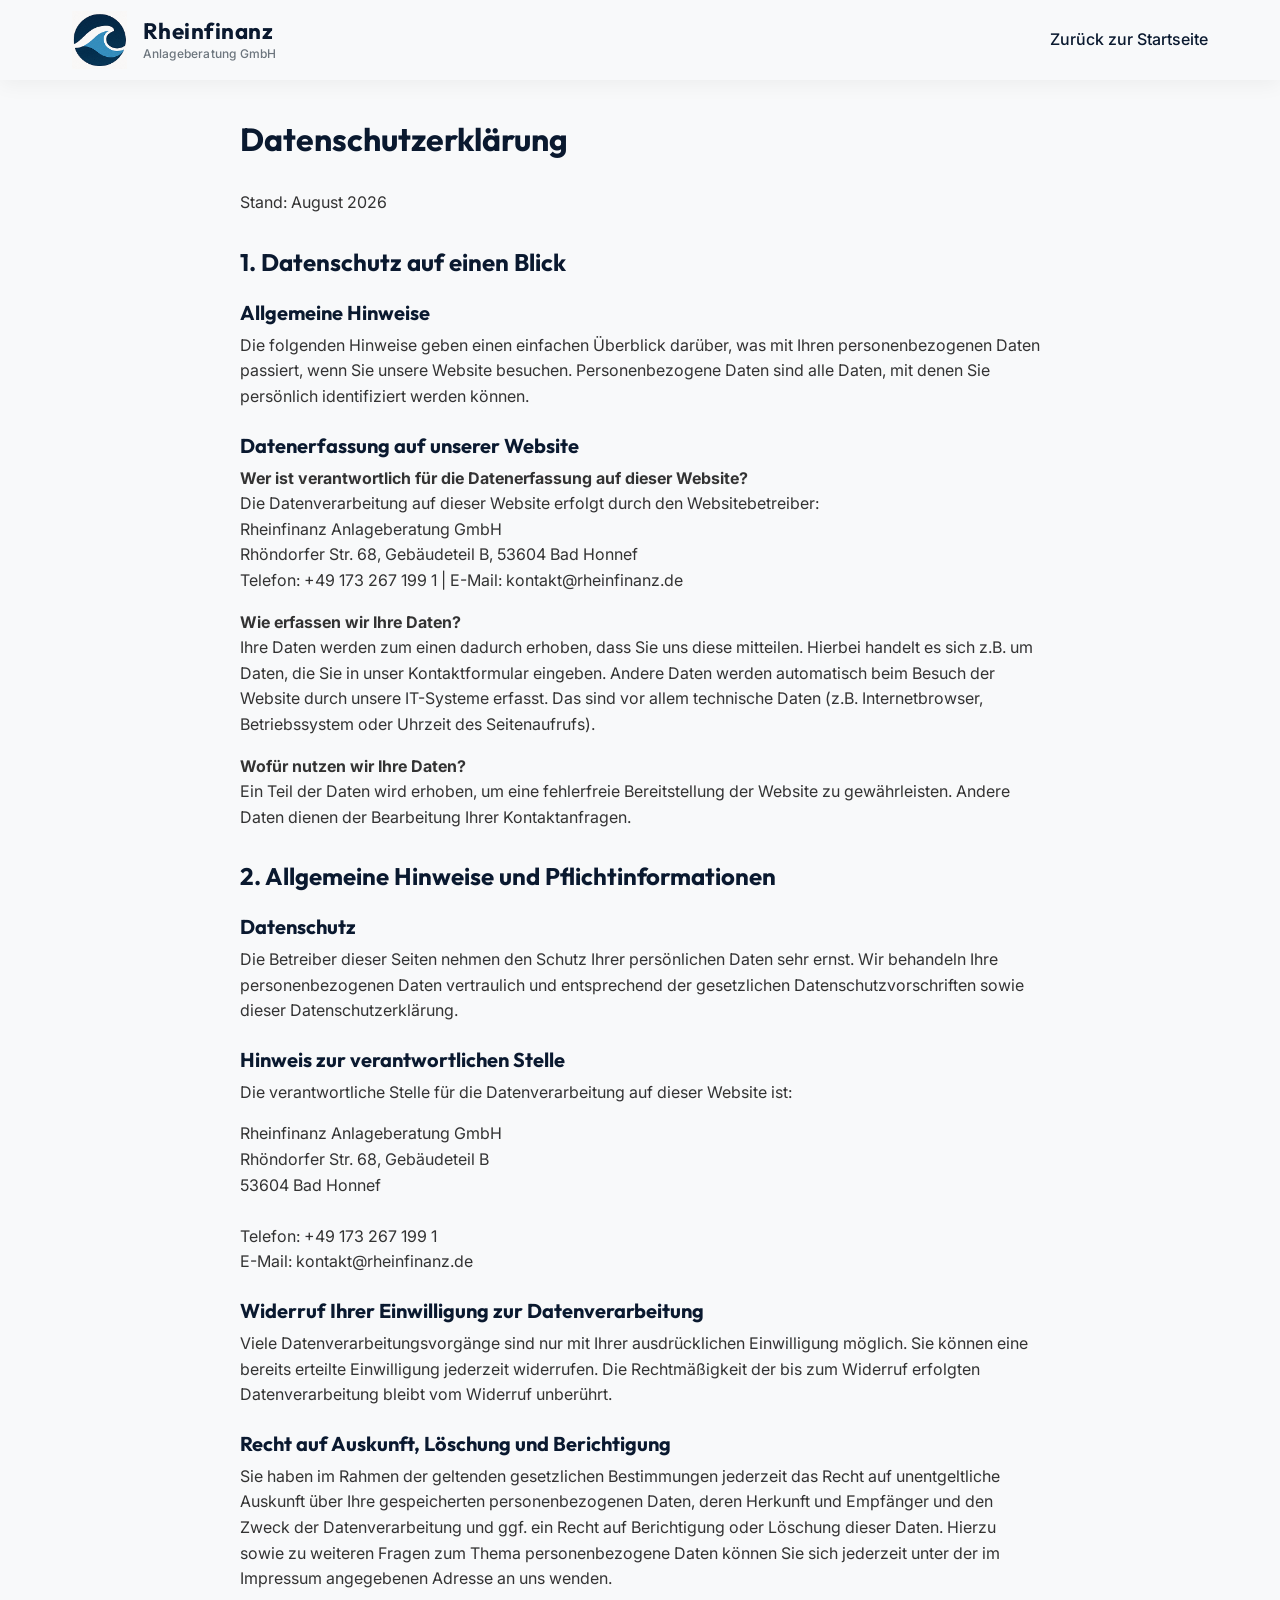
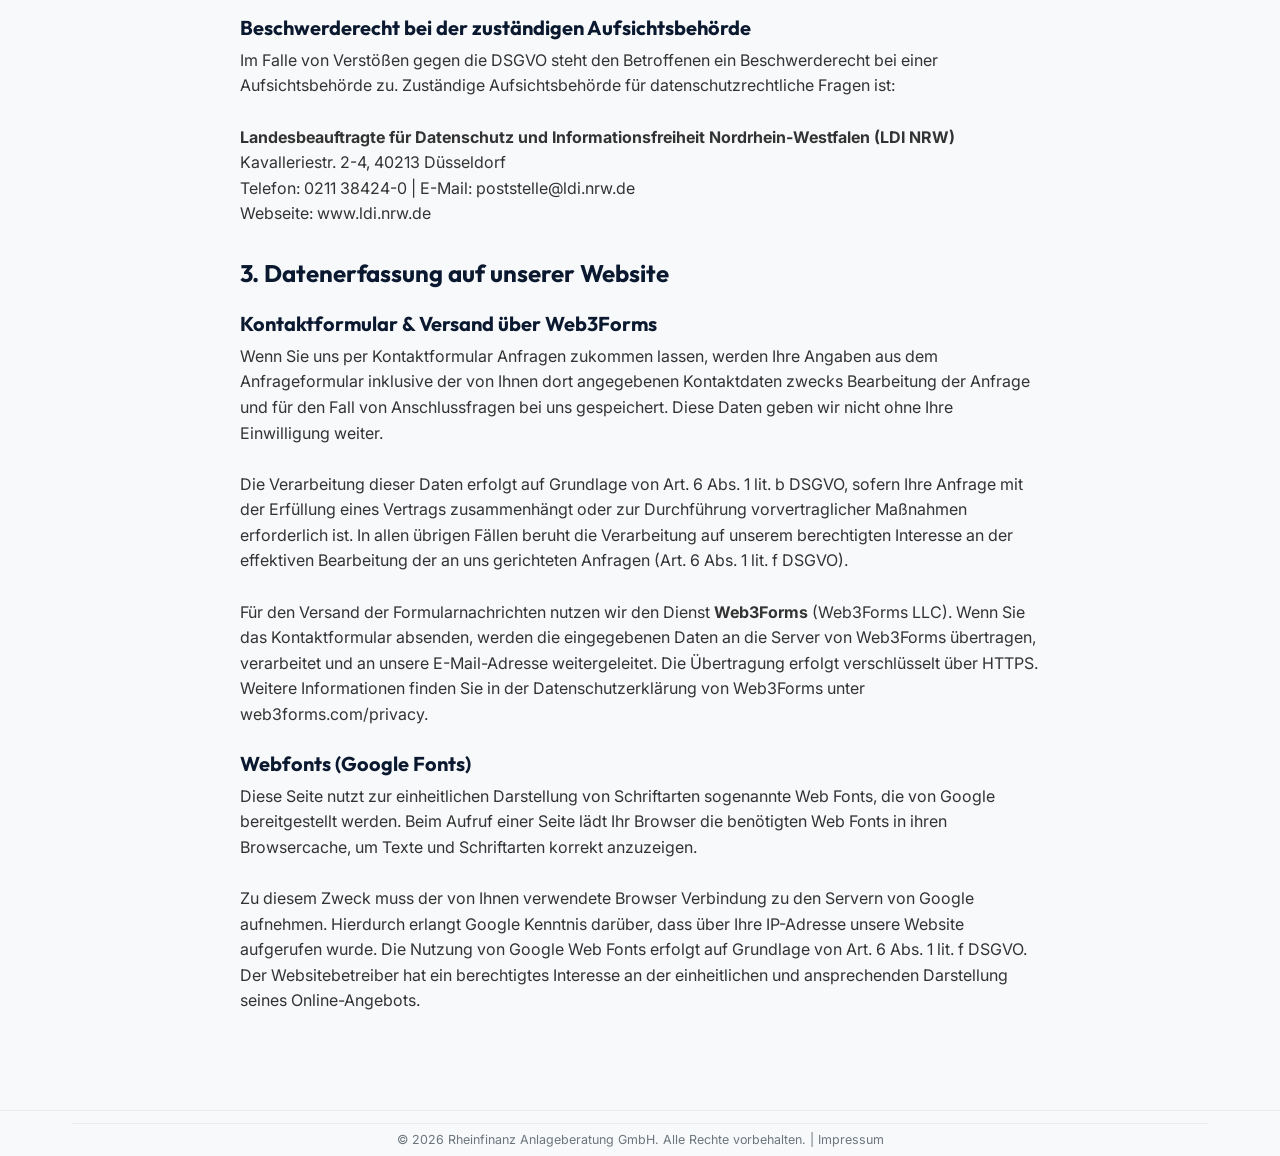
<file: datenschutz.html>
<!DOCTYPE html>
<html lang="de" style="scroll-snap-type: none;">

<head>
    <meta charset="UTF-8">
    <meta name="viewport" content="width=device-width, initial-scale=1.0">
    <meta name="robots" content="noindex, follow">
    <title>Datenschutzerklärung | Rheinfinanz Anlageberatung GmbH</title>
    <!-- Google Fonts -->
    <link rel="preconnect" href="https://fonts.googleapis.com">
    <link rel="preconnect" href="https://fonts.gstatic.com" crossorigin>
    <link
        href="https://fonts.googleapis.com/css2?family=Outfit:wght@300;400;500;600;700&family=Inter:wght@300;400;500;600&display=swap"
        rel="stylesheet">
    <link rel="stylesheet" href="styles.css">
    <style>
        .legal-content {
            padding: 120px 0 80px;
            max-width: 800px;
            margin: 0 auto;
        }

        .legal-content h1 {
            margin-bottom: 2rem;
        }

        .legal-content h2 {
            margin-top: 2rem;
            margin-bottom: 1rem;
            font-size: 1.5rem;
        }

        .legal-content h3 {
            margin-top: 1.5rem;
            margin-bottom: 0.5rem;
            font-size: 1.25rem;
        }

        .legal-content p {
            margin-bottom: 1rem;
        }
    </style>
</head>

<body style="scroll-snap-type: none;">
    <header id="header" class="scrolled">
        <div class="container header-container">
            <a href="index.html" class="logo">
                <img src="assets/images/wave-logo-transparent.png" alt="Rheinfinanz Logo" class="logo-img">
                <div class="logo-text">
                    <span class="logo-title">Rheinfinanz</span>
                    <span class="logo-subtitle">Anlageberatung GmbH</span>
                </div>
            </a>
            <nav class="main-nav">
                <ul>
                    <li><a href="index.html" class="nav-link">Zurück zur Startseite</a></li>
                </ul>
            </nav>
        </div>
    </header>

    <main class="legal-content container">
        <h1>Datenschutzerklärung</h1>
        <p>Stand: August 2026</p>

        <h2>1. Datenschutz auf einen Blick</h2>
        <h3>Allgemeine Hinweise</h3>
        <p>Die folgenden Hinweise geben einen einfachen Überblick darüber, was mit Ihren personenbezogenen Daten
            passiert, wenn Sie unsere Website besuchen. Personenbezogene Daten sind alle Daten, mit denen Sie persönlich
            identifiziert werden können.</p>

        <h3>Datenerfassung auf unserer Website</h3>
        <p><strong>Wer ist verantwortlich für die Datenerfassung auf dieser Website?</strong><br>
            Die Datenverarbeitung auf dieser Website erfolgt durch den Websitebetreiber:<br>
            Rheinfinanz Anlageberatung GmbH<br>
            Rhöndorfer Str. 68, Gebäudeteil B, 53604 Bad Honnef<br>
            Telefon: +49 173 267 199 1 | E-Mail: kontakt@rheinfinanz.de</p>

        <p><strong>Wie erfassen wir Ihre Daten?</strong><br>
            Ihre Daten werden zum einen dadurch erhoben, dass Sie uns diese mitteilen. Hierbei handelt es sich z.B. um
            Daten, die Sie in unser Kontaktformular eingeben. Andere Daten werden automatisch beim Besuch der
            Website durch unsere IT-Systeme erfasst. Das sind vor allem technische Daten (z.B. Internetbrowser,
            Betriebssystem oder Uhrzeit des Seitenaufrufs).</p>

        <p><strong>Wofür nutzen wir Ihre Daten?</strong><br>
            Ein Teil der Daten wird erhoben, um eine fehlerfreie Bereitstellung der Website zu gewährleisten. Andere
            Daten dienen der Bearbeitung Ihrer Kontaktanfragen.</p>

        <h2>2. Allgemeine Hinweise und Pflichtinformationen</h2>
        <h3>Datenschutz</h3>
        <p>Die Betreiber dieser Seiten nehmen den Schutz Ihrer persönlichen Daten sehr ernst. Wir behandeln Ihre
            personenbezogenen Daten vertraulich und entsprechend der gesetzlichen Datenschutzvorschriften sowie dieser
            Datenschutzerklärung.</p>

        <h3>Hinweis zur verantwortlichen Stelle</h3>
        <p>Die verantwortliche Stelle für die Datenverarbeitung auf dieser Website ist:</p>
        <p>
            Rheinfinanz Anlageberatung GmbH<br>
            Rhöndorfer Str. 68, Gebäudeteil B<br>
            53604 Bad Honnef<br><br>
            Telefon: +49 173 267 199 1<br>
            E-Mail: kontakt@rheinfinanz.de
        </p>

        <h3>Widerruf Ihrer Einwilligung zur Datenverarbeitung</h3>
        <p>Viele Datenverarbeitungsvorgänge sind nur mit Ihrer ausdrücklichen Einwilligung möglich. Sie können eine
            bereits erteilte Einwilligung jederzeit widerrufen. Die Rechtmäßigkeit der bis zum Widerruf erfolgten
            Datenverarbeitung bleibt vom Widerruf unberührt.</p>

        <h3>Recht auf Auskunft, Löschung und Berichtigung</h3>
        <p>Sie haben im Rahmen der geltenden gesetzlichen Bestimmungen jederzeit das Recht auf unentgeltliche Auskunft
            über Ihre gespeicherten personenbezogenen Daten, deren Herkunft und Empfänger und den Zweck der
            Datenverarbeitung und ggf. ein Recht auf Berichtigung oder Löschung dieser Daten. Hierzu sowie zu weiteren
            Fragen zum Thema personenbezogene Daten können Sie sich jederzeit unter der im Impressum angegebenen Adresse an uns wenden.</p>

        <h3>Beschwerderecht bei der zuständigen Aufsichtsbehörde</h3>
        <p>Im Falle von Verstößen gegen die DSGVO steht den Betroffenen ein Beschwerderecht bei einer
            Aufsichtsbehörde zu. Zuständige Aufsichtsbehörde für datenschutzrechtliche Fragen ist:<br><br>
            <strong>Landesbeauftragte für Datenschutz und Informationsfreiheit Nordrhein-Westfalen (LDI NRW)</strong><br>
            Kavalleriestr. 2-4, 40213 Düsseldorf<br>
            Telefon: 0211 38424-0 | E-Mail: poststelle@ldi.nrw.de<br>
            Webseite: <a href="https://www.ldi.nrw.de" target="_blank" rel="noopener noreferrer">www.ldi.nrw.de</a>
        </p>

        <h2>3. Datenerfassung auf unserer Website</h2>
        <h3>Kontaktformular & Versand über Web3Forms</h3>
        <p>Wenn Sie uns per Kontaktformular Anfragen zukommen lassen, werden Ihre Angaben aus dem Anfrageformular
            inklusive der von Ihnen dort angegebenen Kontaktdaten zwecks Bearbeitung der Anfrage und für den Fall von
            Anschlussfragen bei uns gespeichert. Diese Daten geben wir nicht ohne Ihre Einwilligung weiter.<br><br>
            Die Verarbeitung dieser Daten erfolgt auf Grundlage von Art. 6 Abs. 1 lit. b DSGVO, sofern Ihre Anfrage mit der
            Erfüllung eines Vertrags zusammenhängt oder zur Durchführung vorvertraglicher Maßnahmen erforderlich ist. In allen übrigen Fällen beruht die Verarbeitung auf unserem berechtigten Interesse an der effektiven Bearbeitung der an uns gerichteten Anfragen (Art. 6 Abs. 1 lit. f DSGVO).<br><br>
            Für den Versand der Formularnachrichten nutzen wir den Dienst <strong>Web3Forms</strong> (Web3Forms LLC). Wenn Sie das Kontaktformular absenden, werden die eingegebenen Daten an die Server von Web3Forms übertragen, verarbeitet und an unsere E-Mail-Adresse weitergeleitet. Die Übertragung erfolgt verschlüsselt über HTTPS. Weitere Informationen finden Sie in der Datenschutzerklärung von Web3Forms unter <a href="https://web3forms.com/privacy" target="_blank" rel="noopener noreferrer">web3forms.com/privacy</a>.
        </p>

        <h3>Webfonts (Google Fonts)</h3>
        <p>Diese Seite nutzt zur einheitlichen Darstellung von Schriftarten sogenannte Web Fonts, die von Google bereitgestellt werden. Beim Aufruf einer Seite lädt Ihr Browser die benötigten Web Fonts in ihren Browsercache, um Texte und Schriftarten korrekt anzuzeigen.<br><br>
            Zu diesem Zweck muss der von Ihnen verwendete Browser Verbindung zu den Servern von Google aufnehmen. Hierdurch erlangt Google Kenntnis darüber, dass über Ihre IP-Adresse unsere Website aufgerufen wurde. Die Nutzung von Google Web Fonts erfolgt auf Grundlage von Art. 6 Abs. 1 lit. f DSGVO. Der Websitebetreiber hat ein berechtigtes Interesse an der einheitlichen und ansprechenden Darstellung seines Online-Angebots.
        </p>
    </main>

    <footer class="footer">
        <div class="container">
            <div class="footer-bottom">
                &copy; 2026 Rheinfinanz Anlageberatung GmbH. Alle Rechte vorbehalten. | <a href="impressum.html"
                    style="color:var(--text-light); text-decoration:none;">Impressum</a>
            </div>
        </div>
    </footer>
</body>

</html>
</file>
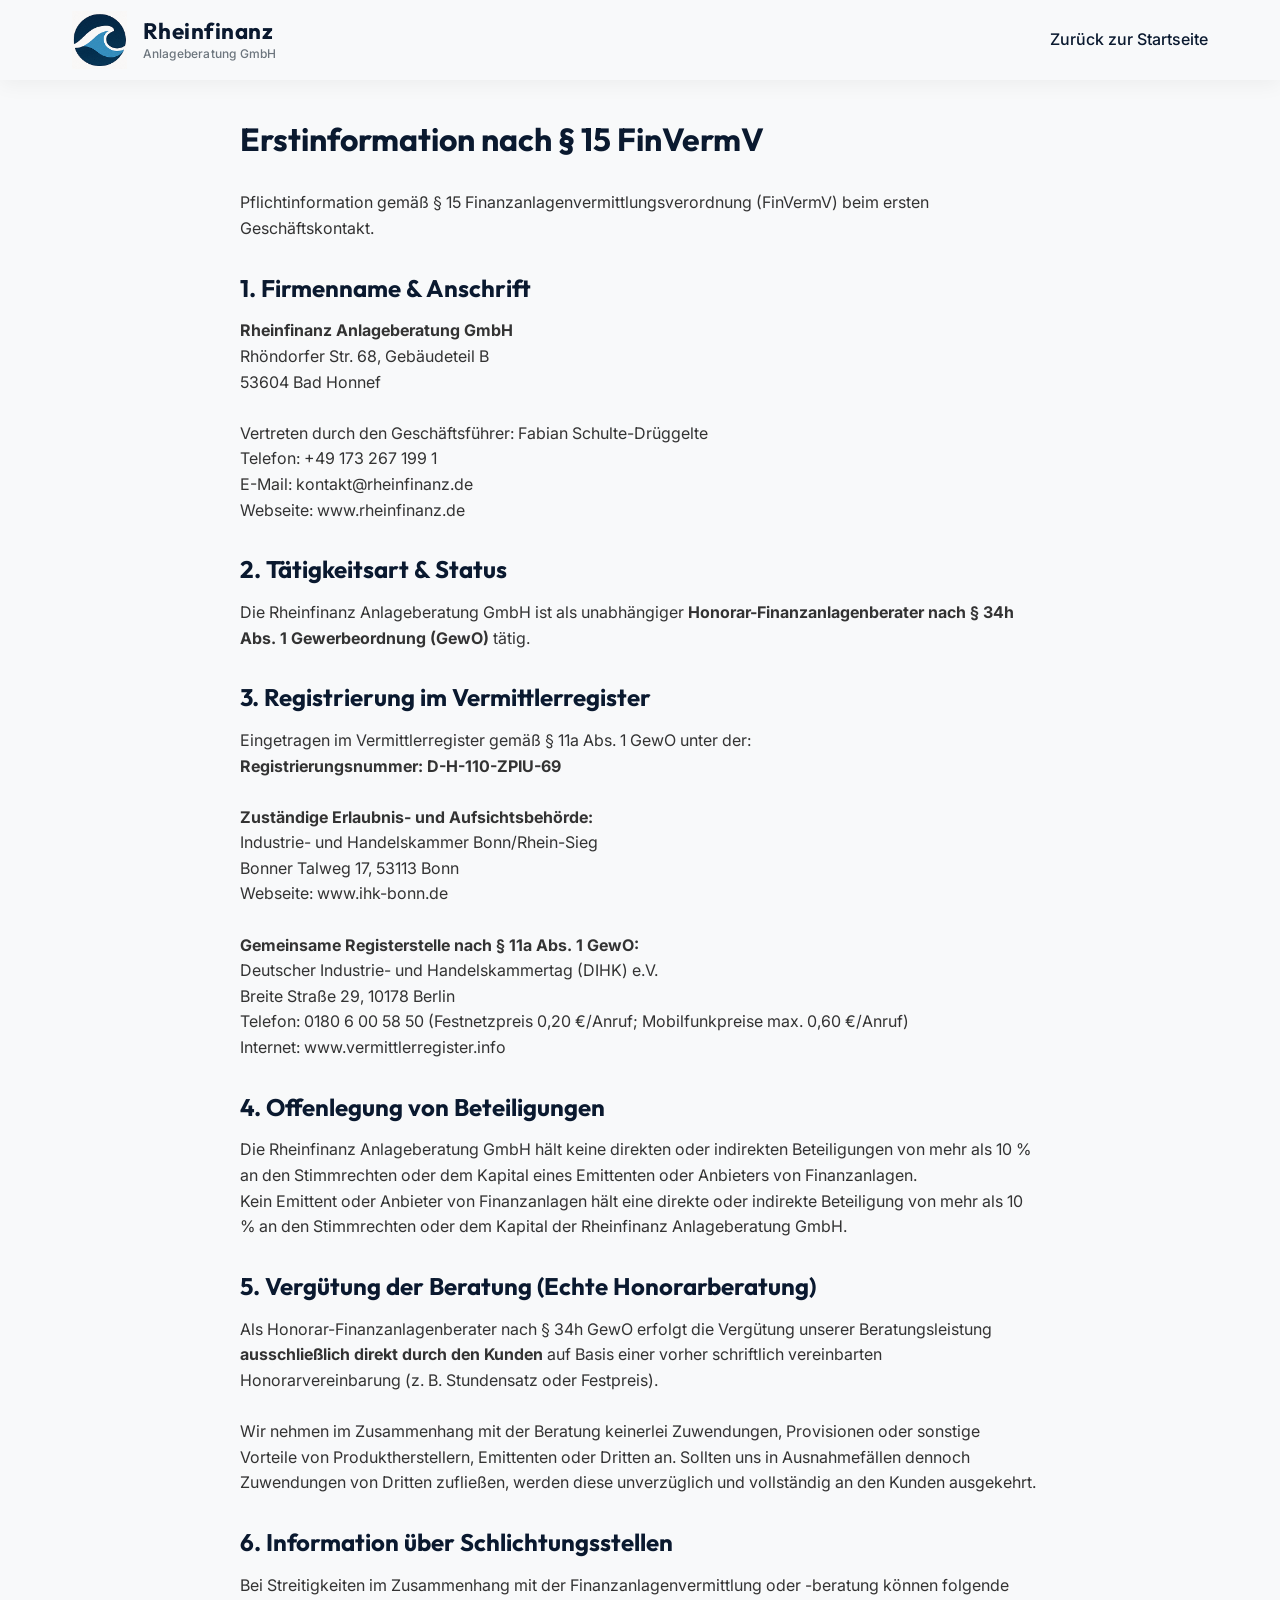
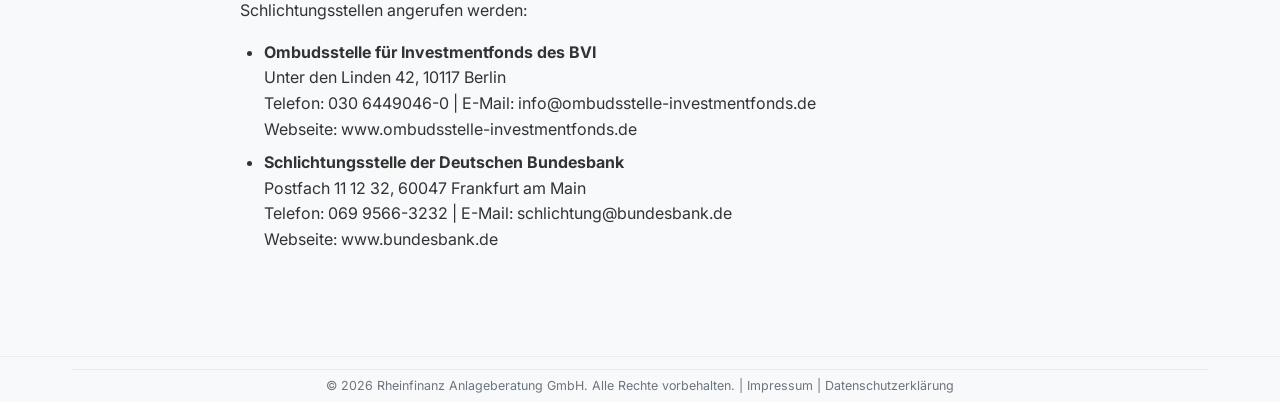
<file: erstinformation.html>
<!DOCTYPE html>
<html lang="de" style="scroll-snap-type: none;">

<head>
    <meta charset="UTF-8">
    <meta name="viewport" content="width=device-width, initial-scale=1.0">
    <meta name="robots" content="noindex, follow">
    <title>Erstinformation nach § 15 FinVermV | Rheinfinanz Anlageberatung GmbH</title>
    <!-- Google Fonts -->
    <link rel="preconnect" href="https://fonts.googleapis.com">
    <link rel="preconnect" href="https://fonts.gstatic.com" crossorigin>
    <link
        href="https://fonts.googleapis.com/css2?family=Outfit:wght@300;400;500;600;700&family=Inter:wght@300;400;500;600&display=swap"
        rel="stylesheet">
    <link rel="stylesheet" href="styles.css">
    <style>
        .legal-content {
            padding: 120px 0 80px;
            max-width: 800px;
            margin: 0 auto;
        }

        .legal-content h1 {
            margin-bottom: 2rem;
        }

        .legal-content h2 {
            margin-top: 2rem;
            margin-bottom: 1rem;
            font-size: 1.5rem;
        }

        .legal-content p {
            margin-bottom: 1rem;
        }

        .legal-content ul {
            margin-bottom: 1.5rem;
            padding-left: 1.5rem;
        }

        .legal-content li {
            margin-bottom: 0.5rem;
        }
    </style>
</head>

<body style="scroll-snap-type: none;">
    <header id="header" class="scrolled">
        <div class="container header-container">
            <a href="index.html" class="logo">
                <img src="assets/images/wave-logo-transparent.png" alt="Rheinfinanz Logo" class="logo-img">
                <div class="logo-text">
                    <span class="logo-title">Rheinfinanz</span>
                    <span class="logo-subtitle">Anlageberatung GmbH</span>
                </div>
            </a>
            <nav class="main-nav">
                <ul>
                    <li><a href="index.html" class="nav-link">Zurück zur Startseite</a></li>
                </ul>
            </nav>
        </div>
    </header>

    <main class="legal-content container">
        <h1>Erstinformation nach § 15 FinVermV</h1>
        <p>Pflichtinformation gemäß § 15 Finanzanlagenvermittlungsverordnung (FinVermV) beim ersten Geschäftskontakt.</p>

        <h2>1. Firmenname & Anschrift</h2>
        <p>
            <strong>Rheinfinanz Anlageberatung GmbH</strong><br>
            Rhöndorfer Str. 68, Gebäudeteil B<br>
            53604 Bad Honnef<br><br>
            Vertreten durch den Geschäftsführer: Fabian Schulte-Drüggelte<br>
            Telefon: +49 173 267 199 1<br>
            E-Mail: kontakt@rheinfinanz.de<br>
            Webseite: www.rheinfinanz.de
        </p>

        <h2>2. Tätigkeitsart & Status</h2>
        <p>
            Die Rheinfinanz Anlageberatung GmbH ist als unabhängiger <strong>Honorar-Finanzanlagenberater nach § 34h Abs. 1 Gewerbeordnung (GewO)</strong> tätig.
        </p>

        <h2>3. Registrierung im Vermittlerregister</h2>
        <p>
            Eingetragen im Vermittlerregister gemäß § 11a Abs. 1 GewO unter der:<br>
            <strong>Registrierungsnummer: D-H-110-ZPIU-69</strong><br><br>
            <strong>Zuständige Erlaubnis- und Aufsichtsbehörde:</strong><br>
            Industrie- und Handelskammer Bonn/Rhein-Sieg<br>
            Bonner Talweg 17, 53113 Bonn<br>
            Webseite: <a href="https://www.ihk-bonn.de" target="_blank" rel="noopener noreferrer">www.ihk-bonn.de</a><br><br>
            <strong>Gemeinsame Registerstelle nach § 11a Abs. 1 GewO:</strong><br>
            Deutscher Industrie- und Handelskammertag (DIHK) e.V.<br>
            Breite Straße 29, 10178 Berlin<br>
            Telefon: 0180 6 00 58 50 (Festnetzpreis 0,20 €/Anruf; Mobilfunkpreise max. 0,60 €/Anruf)<br>
            Internet: <a href="https://www.vermittlerregister.info" target="_blank" rel="noopener noreferrer">www.vermittlerregister.info</a>
        </p>

        <h2>4. Offenlegung von Beteiligungen</h2>
        <p>
            Die Rheinfinanz Anlageberatung GmbH hält keine direkten oder indirekten Beteiligungen von mehr als 10 % an den Stimmrechten oder dem Kapital eines Emittenten oder Anbieters von Finanzanlagen.<br>
            Kein Emittent oder Anbieter von Finanzanlagen hält eine direkte oder indirekte Beteiligung von mehr als 10 % an den Stimmrechten oder dem Kapital der Rheinfinanz Anlageberatung GmbH.
        </p>

        <h2>5. Vergütung der Beratung (Echte Honorarberatung)</h2>
        <p>
            Als Honorar-Finanzanlagenberater nach § 34h GewO erfolgt die Vergütung unserer Beratungsleistung <strong>ausschließlich direkt durch den Kunden</strong> auf Basis einer vorher schriftlich vereinbarten Honorarvereinbarung (z. B. Stundensatz oder Festpreis).<br><br>
            Wir nehmen im Zusammenhang mit der Beratung keinerlei Zuwendungen, Provisionen oder sonstige Vorteile von Produktherstellern, Emittenten oder Dritten an. Sollten uns in Ausnahmefällen dennoch Zuwendungen von Dritten zufließen, werden diese unverzüglich und vollständig an den Kunden ausgekehrt.
        </p>

        <h2>6. Information über Schlichtungsstellen</h2>
        <p>
            Bei Streitigkeiten im Zusammenhang mit der Finanzanlagenvermittlung oder -beratung können folgende Schlichtungsstellen angerufen werden:
        </p>
        <ul>
            <li>
                <strong>Ombudsstelle für Investmentfonds des BVI</strong><br>
                Unter den Linden 42, 10117 Berlin<br>
                Telefon: 030 6449046-0 | E-Mail: info@ombudsstelle-investmentfonds.de<br>
                Webseite: <a href="https://www.ombudsstelle-investmentfonds.de" target="_blank" rel="noopener noreferrer">www.ombudsstelle-investmentfonds.de</a>
            </li>
            <li>
                <strong>Schlichtungsstelle der Deutschen Bundesbank</strong><br>
                Postfach 11 12 32, 60047 Frankfurt am Main<br>
                Telefon: 069 9566-3232 | E-Mail: schlichtung@bundesbank.de<br>
                Webseite: <a href="https://www.bundesbank.de" target="_blank" rel="noopener noreferrer">www.bundesbank.de</a>
            </li>
        </ul>
    </main>

    <footer class="footer">
        <div class="container">
            <div class="footer-bottom">
                &copy; 2026 Rheinfinanz Anlageberatung GmbH. Alle Rechte vorbehalten. | <a href="impressum.html"
                    style="color:var(--text-light); text-decoration:none;">Impressum</a> | <a href="datenschutz.html"
                    style="color:var(--text-light); text-decoration:none;">Datenschutzerklärung</a>
            </div>
        </div>
    </footer>
</body>

</html>
</file>
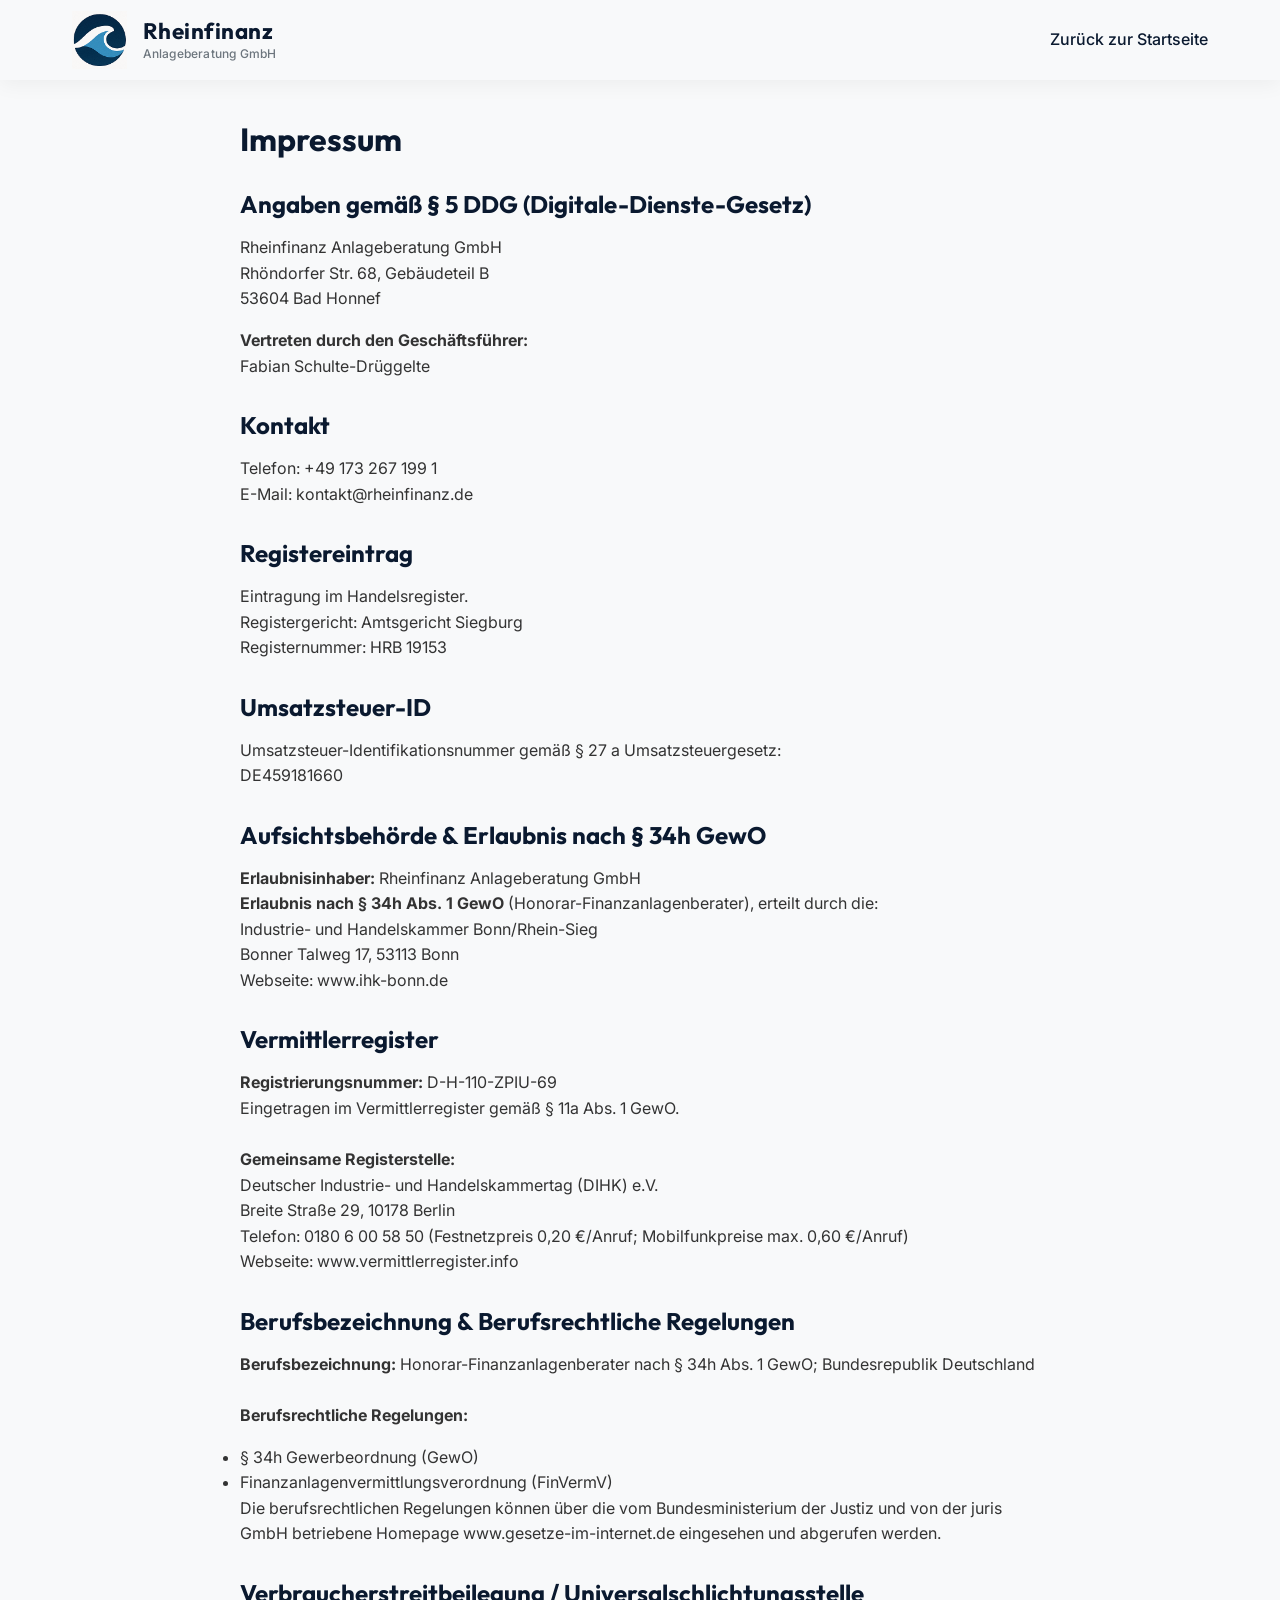
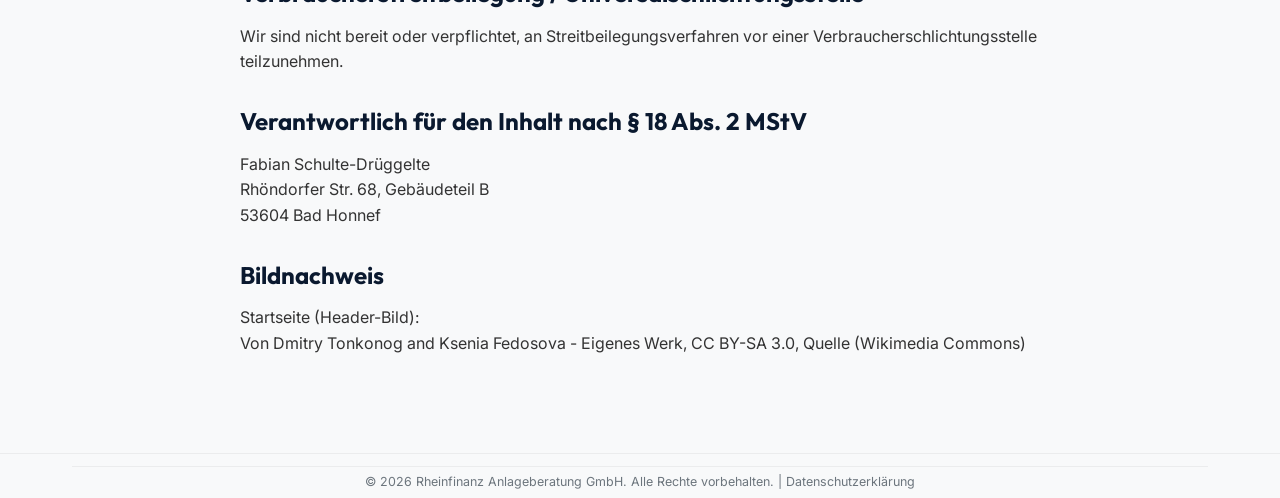
<file: impressum.html>
<!DOCTYPE html>
<html lang="de" style="scroll-snap-type: none;">

<head>
    <meta charset="UTF-8">
    <meta name="viewport" content="width=device-width, initial-scale=1.0">
    <meta name="robots" content="noindex, follow">
    <title>Impressum | Rheinfinanz Anlageberatung GmbH</title>
    <!-- Google Fonts -->
    <link rel="preconnect" href="https://fonts.googleapis.com">
    <link rel="preconnect" href="https://fonts.gstatic.com" crossorigin>
    <link
        href="https://fonts.googleapis.com/css2?family=Outfit:wght@300;400;500;600;700&family=Inter:wght@300;400;500;600&display=swap"
        rel="stylesheet">
    <link rel="stylesheet" href="styles.css">
    <style>
        .legal-content {
            padding: 120px 0 80px;
            max-width: 800px;
            margin: 0 auto;
        }

        .legal-content h1 {
            margin-bottom: 2rem;
        }

        .legal-content h2 {
            margin-top: 2rem;
            margin-bottom: 1rem;
            font-size: 1.5rem;
        }

        .legal-content p {
            margin-bottom: 1rem;
        }
    </style>
</head>

<body style="scroll-snap-type: none;">
    <header id="header" class="scrolled">
        <div class="container header-container">
            <a href="index.html" class="logo">
                <img src="assets/images/wave-logo-transparent.png" alt="Rheinfinanz Logo" class="logo-img">
                <div class="logo-text">
                    <span class="logo-title">Rheinfinanz</span>
                    <span class="logo-subtitle">Anlageberatung GmbH</span>
                </div>
            </a>
            <nav class="main-nav">
                <ul>
                    <li><a href="index.html" class="nav-link">Zurück zur Startseite</a></li>
                </ul>
            </nav>
        </div>
    </header>

    <main class="legal-content container">
        <h1>Impressum</h1>

        <h2>Angaben gemäß § 5 DDG (Digitale-Dienste-Gesetz)</h2>
        <p>
            Rheinfinanz Anlageberatung GmbH<br>
            Rhöndorfer Str. 68, Gebäudeteil B<br>
            53604 Bad Honnef
        </p>

        <p>
            <strong>Vertreten durch den Geschäftsführer:</strong><br>
            Fabian Schulte-Drüggelte
        </p>

        <h2>Kontakt</h2>
        <p>
            Telefon: +49 173 267 199 1<br>
            E-Mail: kontakt@rheinfinanz.de
        </p>

        <h2>Registereintrag</h2>
        <p>
            Eintragung im Handelsregister.<br>
            Registergericht: Amtsgericht Siegburg<br>
            Registernummer: HRB 19153
        </p>

        <h2>Umsatzsteuer-ID</h2>
        <p>
            Umsatzsteuer-Identifikationsnummer gemäß § 27 a Umsatzsteuergesetz:<br>
            DE459181660
        </p>

        <h2>Aufsichtsbehörde & Erlaubnis nach § 34h GewO</h2>
        <p>
            <strong>Erlaubnisinhaber:</strong> Rheinfinanz Anlageberatung GmbH<br>
            <strong>Erlaubnis nach § 34h Abs. 1 GewO</strong> (Honorar-Finanzanlagenberater), erteilt durch die:<br>
            Industrie- und Handelskammer Bonn/Rhein-Sieg<br>
            Bonner Talweg 17, 53113 Bonn<br>
            Webseite: <a href="https://www.ihk-bonn.de" target="_blank" rel="noopener noreferrer">www.ihk-bonn.de</a>
        </p>

        <h2>Vermittlerregister</h2>
        <p>
            <strong>Registrierungsnummer:</strong> D-H-110-ZPIU-69<br>
            Eingetragen im Vermittlerregister gemäß § 11a Abs. 1 GewO.<br><br>
            <strong>Gemeinsame Registerstelle:</strong><br>
            Deutscher Industrie- und Handelskammertag (DIHK) e.V.<br>
            Breite Straße 29, 10178 Berlin<br>
            Telefon: 0180 6 00 58 50 (Festnetzpreis 0,20 €/Anruf; Mobilfunkpreise max. 0,60 €/Anruf)<br>
            Webseite: <a href="https://www.vermittlerregister.info" target="_blank" rel="noopener noreferrer">www.vermittlerregister.info</a>
        </p>

        <h2>Berufsbezeichnung & Berufsrechtliche Regelungen</h2>
        <p>
            <strong>Berufsbezeichnung:</strong> Honorar-Finanzanlagenberater nach § 34h Abs. 1 GewO; Bundesrepublik Deutschland<br><br>
            <strong>Berufsrechtliche Regelungen:</strong>
            <ul>
                <li>§ 34h Gewerbeordnung (GewO)</li>
                <li>Finanzanlagenvermittlungsverordnung (FinVermV)</li>
            </ul>
            Die berufsrechtlichen Regelungen können über die vom Bundesministerium der Justiz und von der juris GmbH betriebene Homepage <a href="https://www.gesetze-im-internet.de" target="_blank" rel="noopener noreferrer">www.gesetze-im-internet.de</a> eingesehen und abgerufen werden.
        </p>

        <h2>Verbraucherstreitbeilegung / Universalschlichtungsstelle</h2>
        <p>
            Wir sind nicht bereit oder verpflichtet, an Streitbeilegungsverfahren vor einer Verbraucherschlichtungsstelle teilzunehmen.
        </p>

        <h2>Verantwortlich für den Inhalt nach § 18 Abs. 2 MStV</h2>
        <p>
            Fabian Schulte-Drüggelte<br>
            Rhöndorfer Str. 68, Gebäudeteil B<br>
            53604 Bad Honnef
        </p>

        <h2>Bildnachweis</h2>
        <p>
            Startseite (Header-Bild):<br>
            Von Dmitry Tonkonog and Ksenia Fedosova - Eigenes Werk, <a
                href="https://creativecommons.org/licenses/by-sa/3.0/deed.de" target="_blank"
                rel="noopener noreferrer">CC BY-SA 3.0</a>, <a
                href="https://commons.wikimedia.org/w/index.php?curid=27965399" target="_blank"
                rel="noopener noreferrer">Quelle (Wikimedia Commons)</a>
        </p>

    </main>

    <footer class="footer">
        <div class="container">
            <div class="footer-bottom">
                &copy; 2026 Rheinfinanz Anlageberatung GmbH. Alle Rechte vorbehalten. | <a href="datenschutz.html"
                    style="color:var(--text-light); text-decoration:none;">Datenschutzerklärung</a>
            </div>
        </div>
    </footer>
</body>

</html>
</file>
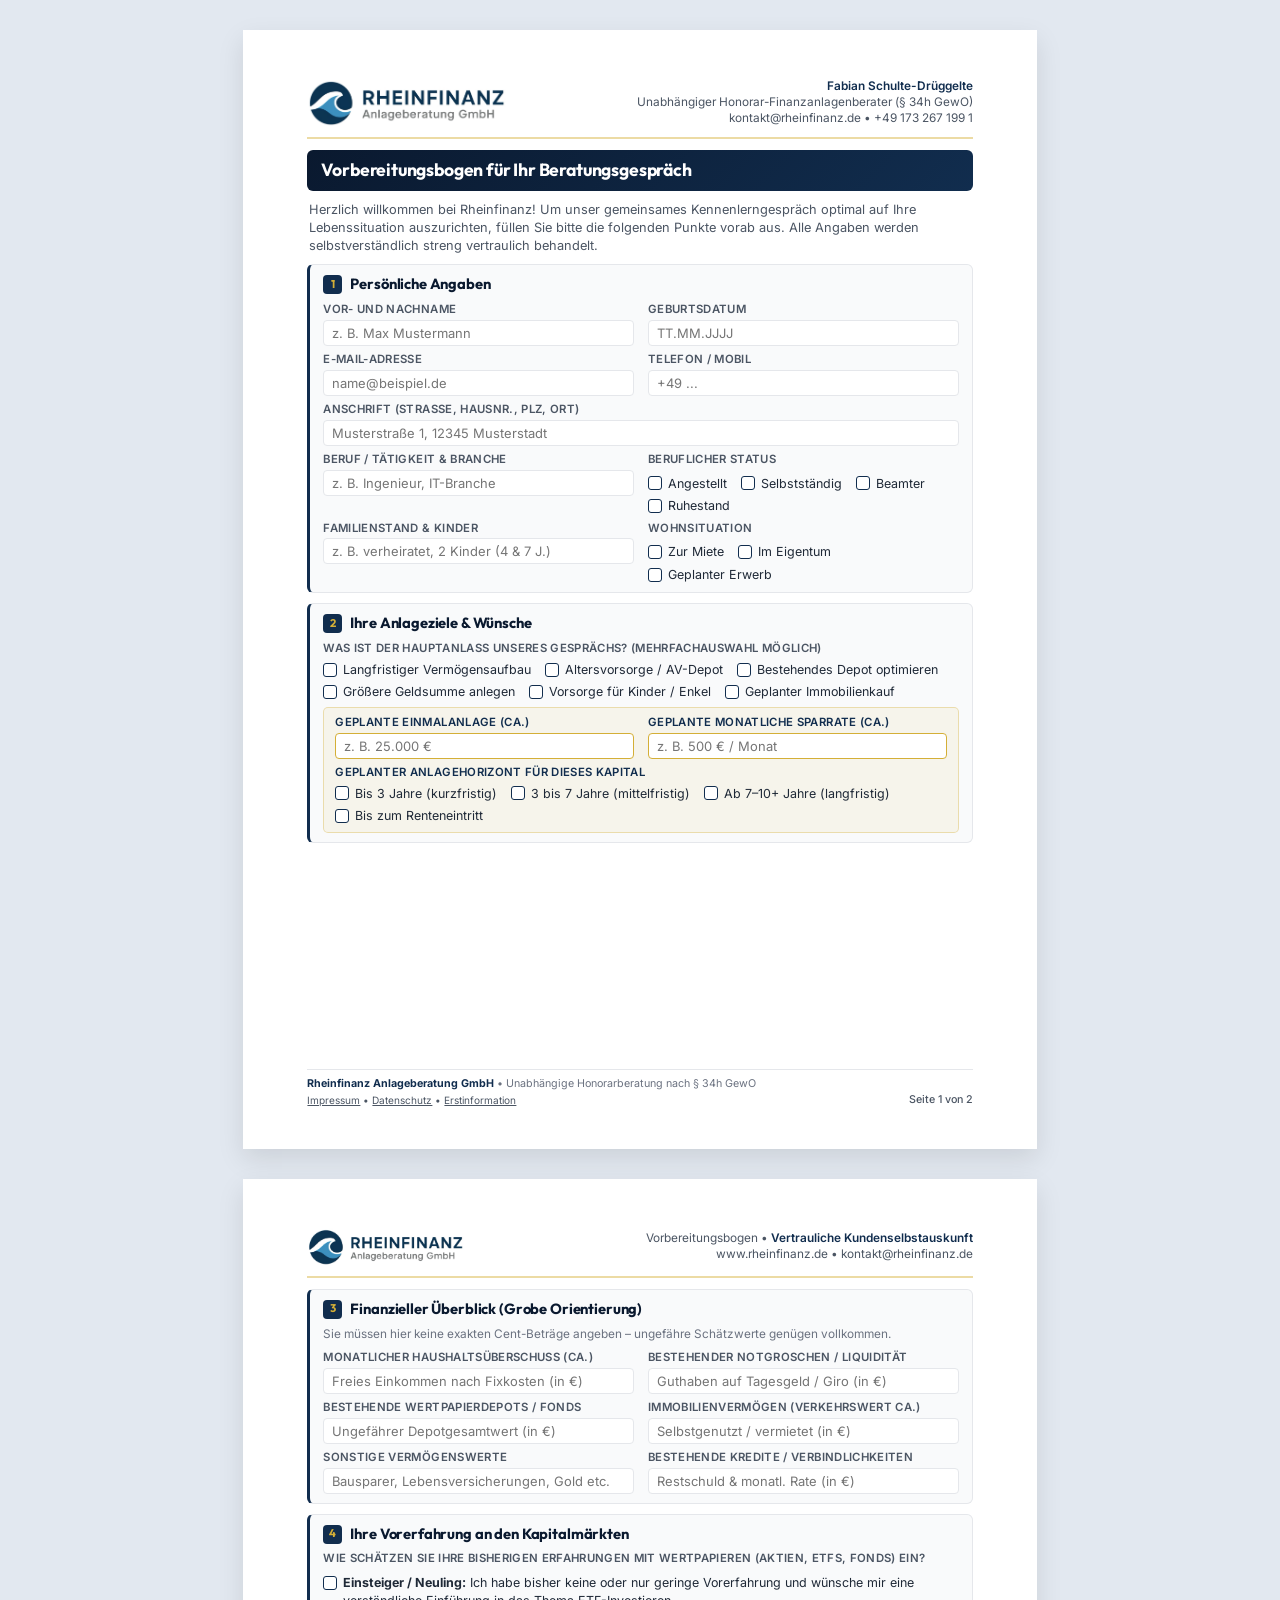
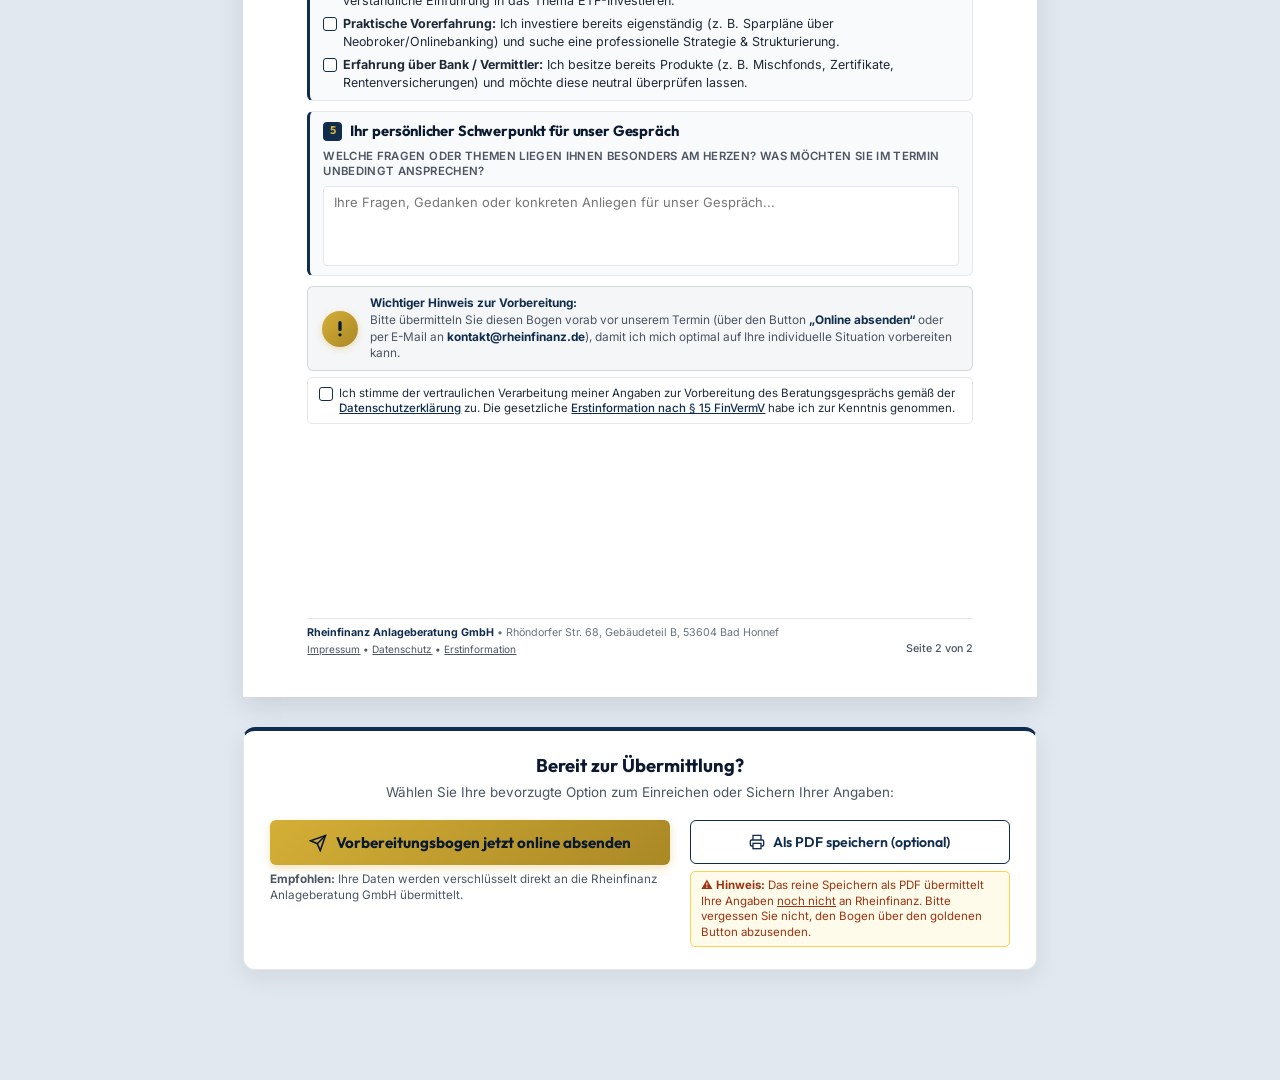
<file: vorbereitungsbogen.html>
<!DOCTYPE html>
<html lang="de">

<head>
    <meta charset="UTF-8">
    <meta name="viewport" content="width=device-width, initial-scale=1.0">
    <title>Vorbereitungsbogen | Rheinfinanz Anlageberatung GmbH</title>
    <!-- Google Fonts: Outfit & Inter -->
    <link rel="preconnect" href="https://fonts.googleapis.com">
    <link rel="preconnect" href="https://fonts.gstatic.com" crossorigin>
    <link
        href="https://fonts.googleapis.com/css2?family=Outfit:wght@400;500;600;700&family=Inter:wght@300;400;500;600;700&display=swap"
        rel="stylesheet">

    <style>
        :root {
            --navy-dark: #0A192F;
            --navy-primary: #112D4E;
            --navy-surface: #1B3B6F;
            --gold: #D4AF37;
            --gold-light: #F3E5AB;
            --gold-dark: #AA8825;
            --text-dark: #1F2937;
            --text-muted: #4B5563;
            --text-light: #6B7280;
            --bg-page: #FFFFFF;
            --bg-card: #F9FAFB;
            --border-light: #E5E7EB;
            --border-gold: rgba(212, 175, 55, 0.45);
            --font-heading: 'Outfit', sans-serif;
            --font-body: 'Inter', sans-serif;
        }

        * {
            box-sizing: border-box;
            margin: 0;
            padding: 0;
        }

        body {
            font-family: var(--font-body);
            color: var(--text-dark);
            background-color: #E2E8F0;
            line-height: 1.4;
            -webkit-font-smoothing: antialiased;
            padding: 30px 0 60px;
        }

        /* Success / Modal Banner */
        .status-modal {
            display: none;
            position: fixed;
            top: 0;
            left: 0;
            width: 100%;
            height: 100%;
            background: rgba(10, 25, 47, 0.75);
            backdrop-filter: blur(4px);
            z-index: 9999;
            align-items: center;
            justify-content: center;
            padding: 20px;
        }

        .status-modal.active {
            display: flex;
        }

        .status-card {
            background: white;
            border-radius: 12px;
            max-width: 500px;
            width: 100%;
            padding: 30px;
            text-align: center;
            box-shadow: 0 20px 40px rgba(0, 0, 0, 0.3);
            border-top: 5px solid var(--gold);
        }

        .status-icon {
            width: 60px;
            height: 60px;
            background: rgba(212, 175, 55, 0.15);
            color: var(--gold-dark);
            border-radius: 50%;
            display: inline-flex;
            align-items: center;
            justify-content: center;
            margin-bottom: 16px;
        }

        .status-card h3 {
            font-family: var(--font-heading);
            color: var(--navy-dark);
            font-size: 1.4rem;
            margin-bottom: 10px;
        }

        .status-card p {
            font-size: 0.92rem;
            color: var(--text-muted);
            line-height: 1.5;
            margin-bottom: 20px;
        }

        .status-close-btn {
            background: var(--navy-primary);
            color: white;
            font-family: var(--font-heading);
            font-weight: 600;
            padding: 9px 22px;
            border: none;
            border-radius: 6px;
            cursor: pointer;
        }

        /* DIN A4 Container Setup */
        .page {
            width: 210mm;
            height: 296mm;
            max-height: 296mm;
            margin: 0 auto 30px;
            background: var(--bg-page);
            padding: 13mm 17mm 11mm;
            position: relative;
            box-shadow: 0 10px 25px rgba(0, 0, 0, 0.1);
            display: flex;
            flex-direction: column;
            justify-content: space-between;
            overflow: hidden;
            box-sizing: border-box;
        }

        /* Header Area */
        .page-header {
            display: flex;
            justify-content: space-between;
            align-items: center;
            border-bottom: 2px solid var(--border-gold);
            padding-bottom: 10px;
            margin-bottom: 11px;
        }

        .brand-logo-full {
            height: 48px;
            width: auto;
            object-fit: contain;
            display: block;
        }

        .header-meta {
            text-align: right;
            font-size: 0.74rem;
            color: var(--text-muted);
            line-height: 1.35;
        }

        .header-meta strong {
            color: var(--navy-primary);
            font-weight: 600;
        }

        /* Title Area */
        .doc-title-bar {
            background: linear-gradient(135deg, var(--navy-dark) 0%, var(--navy-primary) 100%);
            color: white;
            padding: 8px 14px;
            border-radius: 6px;
            margin-bottom: 10px;
            display: flex;
            align-items: center;
        }

        .doc-title-bar h2 {
            font-family: var(--font-heading);
            font-size: 1.1rem;
            font-weight: 700;
            letter-spacing: -0.01em;
            color: white;
        }

        .intro-text {
            font-size: 0.8rem;
            color: var(--text-muted);
            line-height: 1.4;
            margin-bottom: 10px;
            padding: 0 2px;
        }

        /* Section Styling */
        .section-card {
            background: var(--bg-card);
            border: 1px solid var(--border-light);
            border-left: 3.5px solid var(--navy-primary);
            border-radius: 6px;
            padding: 9px 13px;
            margin-bottom: 10px;
        }

        .section-header {
            display: flex;
            align-items: center;
            gap: 8px;
            margin-bottom: 7px;
        }

        .section-num {
            background: var(--navy-primary);
            color: var(--gold);
            font-family: var(--font-heading);
            font-size: 0.7rem;
            font-weight: 700;
            width: 19px;
            height: 19px;
            display: flex;
            align-items: center;
            justify-content: center;
            border-radius: 4px;
        }

        .section-title {
            font-family: var(--font-heading);
            font-size: 0.92rem;
            font-weight: 700;
            color: var(--navy-dark);
            letter-spacing: -0.01em;
        }

        /* Form Fields & Grid */
        .grid-2 {
            display: grid;
            grid-template-columns: 1fr 1fr;
            gap: 6px 14px;
        }

        .field-group {
            display: flex;
            flex-direction: column;
            gap: 2px;
        }

        .field-label {
            font-size: 0.71rem;
            font-weight: 600;
            color: var(--text-muted);
            text-transform: uppercase;
            letter-spacing: 0.03em;
        }

        .field-input {
            border: 1px solid var(--border-light);
            background: white;
            border-radius: 4px;
            padding: 4px 8px;
            font-size: 0.81rem;
            color: var(--text-dark);
            height: 26px;
            width: 100%;
            outline: none;
            font-family: var(--font-body);
            transition: border-color 0.2s;
        }

        .field-input:focus {
            border-color: var(--gold);
            box-shadow: 0 0 0 2px rgba(212, 175, 55, 0.2);
        }

        .field-input.input-invalid {
            border-color: #DC2626 !important;
            background-color: #FEF2F2 !important;
        }

        .field-input.input-invalid:focus {
            box-shadow: 0 0 0 2px rgba(220, 38, 38, 0.2) !important;
        }

        .field-hint-error {
            color: #DC2626;
            font-size: 0.67rem;
            margin-top: 2px;
            font-weight: 500;
            display: none;
        }

        /* Checkbox & Options */
        .options-group {
            display: flex;
            flex-wrap: wrap;
            gap: 5px 14px;
            margin-top: 2px;
        }

        .checkbox-label {
            display: inline-flex;
            align-items: center;
            gap: 6px;
            font-size: 0.78rem;
            color: var(--text-dark);
            cursor: pointer;
            user-select: none;
        }

        .checkbox-input {
            appearance: none;
            -webkit-appearance: none;
            width: 14px;
            height: 14px;
            border: 1.5px solid var(--navy-primary);
            border-radius: 3px;
            background: white;
            cursor: pointer;
            position: relative;
            flex-shrink: 0;
            vertical-align: middle;
            transition: all 0.15s ease;
        }

        .checkbox-input:checked {
            background-color: var(--navy-primary);
            border-color: var(--navy-primary);
        }

        .checkbox-input:checked::after {
            content: '';
            position: absolute;
            left: 3.5px;
            top: 0.5px;
            width: 3.5px;
            height: 7.5px;
            border: solid var(--gold);
            border-width: 0 2px 2px 0;
            transform: rotate(45deg);
        }

        /* Highlight Box: Beträge & Horizont */
        .highlight-box {
            background: rgba(212, 175, 55, 0.08);
            border: 1px solid rgba(212, 175, 55, 0.35);
            border-radius: 5px;
            padding: 7px 11px;
            margin-top: 5px;
        }

        /* Interactive Textarea */
        .field-textarea {
            width: 100%;
            min-height: 80px;
            border: 1px solid var(--border-light);
            border-radius: 4px;
            padding: 6px 10px;
            font-family: var(--font-body);
            font-size: 0.81rem;
            color: var(--text-dark);
            line-height: 1.45;
            resize: none;
            outline: none;
            background: white;
            transition: border-color 0.2s;
        }

        .field-textarea:focus {
            border-color: var(--gold);
            box-shadow: 0 0 0 2px rgba(212, 175, 55, 0.2);
        }

        /* Return / Instructions Box */
        .return-box {
            background: rgba(17, 45, 78, 0.04);
            border: 1px solid rgba(17, 45, 78, 0.15);
            border-radius: 6px;
            padding: 8px 14px;
            display: flex;
            align-items: center;
            gap: 12px;
            margin-top: 4px;
        }

        .return-box-icon {
            color: var(--gold-dark);
            flex-shrink: 0;
        }

        .return-box-text {
            font-size: 0.74rem;
            color: var(--text-muted);
            line-height: 1.4;
        }

        .return-box-text strong {
            color: var(--navy-primary);
        }

        /* Page Footer (2 clean lines, perfectly balanced, no squishing) */
        .page-footer {
            border-top: 1px solid var(--border-light);
            padding-top: 6px;
            margin-top: 4px;
            display: flex;
            justify-content: space-between;
            align-items: flex-end;
            font-size: 0.67rem;
            color: var(--text-light);
            line-height: 1.4;
        }

        .footer-left {
            flex: 1;
            padding-right: 15px;
        }

        .footer-left strong {
            color: var(--navy-primary);
        }

        .footer-links {
            font-size: 0.63rem;
            color: var(--text-muted);
            margin-top: 2px;
        }

        .footer-links a {
            color: inherit;
            text-decoration: underline;
        }

        .footer-right {
            text-align: right;
            font-weight: 500;
            white-space: nowrap;
            flex-shrink: 0;
            font-size: 0.67rem;
            color: var(--text-muted);
        }

        /* Bottom Action Card on Screen */
        .bottom-action-card {
            max-width: 210mm;
            margin: 10px auto 50px;
            background: white;
            border-radius: 12px;
            padding: 22px 26px;
            box-shadow: 0 8px 25px rgba(0, 0, 0, 0.08);
            border: 1px solid var(--border-light);
            border-top: 4px solid var(--navy-primary);
        }

        .action-card-header {
            text-align: center;
            margin-bottom: 18px;
        }

        .action-card-header h4 {
            font-family: var(--font-heading);
            font-size: 1.15rem;
            color: var(--navy-dark);
            margin-bottom: 4px;
        }

        .action-card-header p {
            font-size: 0.84rem;
            color: var(--text-muted);
        }

        .action-buttons-grid {
            display: grid;
            grid-template-columns: 1.25fr 1fr;
            gap: 20px;
            align-items: start;
        }

        @media (max-width: 768px) {
            .action-buttons-grid {
                grid-template-columns: 1fr;
            }
        }

        .action-item {
            display: flex;
            flex-direction: column;
            gap: 7px;
        }

        .btn-submit-main {
            background: linear-gradient(135deg, var(--gold) 0%, var(--gold-dark) 100%);
            color: var(--navy-dark);
            font-family: var(--font-heading);
            font-weight: 700;
            font-size: 0.95rem;
            padding: 13px 22px;
            border: none;
            border-radius: 6px;
            cursor: pointer;
            display: inline-flex;
            align-items: center;
            justify-content: center;
            gap: 9px;
            transition: all 0.2s ease;
            box-shadow: 0 3px 8px rgba(212, 175, 55, 0.35);
            width: 100%;
        }

        .btn-submit-main:hover {
            transform: translateY(-1px);
            box-shadow: 0 5px 15px rgba(212, 175, 55, 0.55);
        }

        .btn-pdf-secondary {
            background: white;
            color: var(--navy-primary);
            font-family: var(--font-heading);
            font-weight: 600;
            font-size: 0.88rem;
            padding: 12px 18px;
            border: 1.5px solid var(--navy-primary);
            border-radius: 6px;
            cursor: pointer;
            display: inline-flex;
            align-items: center;
            justify-content: center;
            gap: 8px;
            transition: all 0.2s ease;
            width: 100%;
        }

        .btn-pdf-secondary:hover {
            background: rgba(17, 45, 78, 0.05);
        }

        .action-hint {
            font-size: 0.73rem;
            color: var(--text-muted);
            line-height: 1.35;
        }

        .action-warning {
            font-size: 0.72rem;
            color: #9A3412;
            background: #FFFBEB;
            border: 1px solid #FCD34D;
            padding: 6px 10px;
            border-radius: 5px;
            line-height: 1.35;
        }

        /* Robust Clean Print Rules (Guaranteed 2 Pages, No Blank Pages) */
        @page {
            size: A4 portrait;
            margin: 0mm;
        }

        @media print {
            body {
                background: white;
                margin: 0;
                padding: 0 !important;
                -webkit-print-color-adjust: exact;
                print-color-adjust: exact;
            }

            .bottom-action-card,
            .status-modal {
                display: none !important;
            }

            .page {
                width: 210mm !important;
                height: 296mm !important;
                max-height: 296mm !important;
                margin: 0 !important;
                padding: 12mm 16mm 10mm !important;
                box-shadow: none !important;
                page-break-inside: avoid !important;
                break-inside: avoid !important;
                page-break-after: always !important;
                break-after: page !important;
                overflow: hidden !important;
                box-sizing: border-box !important;
            }

            .page:last-of-type,
            .page:last-child {
                page-break-after: avoid !important;
                break-after: avoid !important;
            }

            /* Fields keep their neat bordered look in PDF printout */
            .field-input {
                border: 1px solid #D1D5DB !important;
                background: white !important;
                -webkit-print-color-adjust: exact !important;
                print-color-adjust: exact !important;
            }

            .field-textarea {
                border: 1px solid #D1D5DB !important;
                background: white !important;
            }
        }
    </style>
</head>

<body>

    <!-- Web3Forms Form Envelope -->
    <form id="prepForm" action="https://api.web3forms.com/submit" method="POST">
        <!-- Web3Forms Access Key (from Rheinfinanz contact form) -->
        <input type="hidden" name="access_key" value="9ec385a1-9719-448b-9e35-5436c0c58477">
        <input type="hidden" name="subject" id="prep_subject" value="Neuer Vorbereitungsbogen ausgefüllt (Kundenberatung)">
        <input type="hidden" name="from_name" value="Rheinfinanz Anlageberatung GmbH">
        <!-- Automatic Confirmation Email to the Client -->
        <input type="hidden" name="autoresponse"
            value="Vielen Dank für die Übermittlung Ihres Vorbereitungsbogens an die Rheinfinanz Anlageberatung GmbH! Wir haben Ihre Angaben sicher erhalten und bereiten Ihr persönliches Beratungsgespräch nun individuell auf Basis Ihrer Angaben vor. Wir freuen uns auf unser gemeinsames Gespräch!">
        <input type="checkbox" name="botcheck" class="hidden" style="display: none;">

        <!-- ==================== SEITE 1 ==================== -->
        <div class="page">
            <div>
                <!-- Header -->
                <header class="page-header">
                    <img src="assets/images/rheinfinanz-logo-complete.png" alt="Rheinfinanz Anlageberatung GmbH" class="brand-logo-full">
                    <div class="header-meta">
                        <strong>Fabian Schulte-Drüggelte</strong><br>
                        Unabhängiger Honorar-Finanzanlagenberater (§ 34h GewO)<br>
                        kontakt@rheinfinanz.de &bull; +49 173 267 199 1
                    </div>
                </header>

                <!-- Document Title -->
                <div class="doc-title-bar">
                    <h2>Vorbereitungsbogen für Ihr Beratungsgespräch</h2>
                </div>

                <p class="intro-text">
                    Herzlich willkommen bei Rheinfinanz! Um unser gemeinsames Kennenlerngespräch optimal auf Ihre Lebenssituation
                    auszurichten, füllen Sie bitte die folgenden Punkte vorab aus. Alle Angaben werden selbstverständlich streng
                    vertraulich behandelt.
                </p>

                <!-- Abschnitt 1: Persönliche Angaben -->
                <section class="section-card">
                    <div class="section-header">
                        <span class="section-num">1</span>
                        <h3 class="section-title">Persönliche Angaben</h3>
                    </div>

                    <div class="grid-2" style="margin-bottom: 6px;">
                        <div class="field-group">
                            <label class="field-label">Vor- und Nachname</label>
                            <input type="text" name="name" id="kunde_name" class="field-input" placeholder="z. B. Max Mustermann" required>
                        </div>
                        <div class="field-group">
                            <label class="field-label">Geburtsdatum</label>
                            <input type="text" name="geburtsdatum" class="field-input" placeholder="TT.MM.JJJJ">
                        </div>
                    </div>

                    <div class="grid-2" style="margin-bottom: 6px;">
                        <div class="field-group">
                            <label class="field-label">E-Mail-Adresse</label>
                            <input type="email" name="email" id="kunde_email" class="field-input" placeholder="name@beispiel.de" required>
                            <span id="email_error_hint" class="field-hint-error">Bitte E-Mail-Format prüfen (z. B. name@beispiel.de)</span>
                        </div>
                        <div class="field-group">
                            <label class="field-label">Telefon / Mobil</label>
                            <input type="tel" name="telefon" class="field-input" placeholder="+49 ...">
                        </div>
                    </div>

                    <div class="field-group" style="margin-bottom: 6px;">
                        <label class="field-label">Anschrift (Straße, Hausnr., PLZ, Ort)</label>
                        <input type="text" name="anschrift" class="field-input" placeholder="Musterstraße 1, 12345 Musterstadt">
                    </div>

                    <div class="grid-2" style="margin-bottom: 6px;">
                        <div class="field-group">
                            <label class="field-label">Beruf / Tätigkeit & Branche</label>
                            <input type="text" name="beruf_branche" class="field-input" placeholder="z. B. Ingenieur, IT-Branche">
                        </div>
                        <div class="field-group">
                            <label class="field-label">Beruflicher Status</label>
                            <div class="options-group" style="padding-top: 3px;">
                                <label class="checkbox-label"><input type="checkbox" name="status_angestellt" class="checkbox-input"> Angestellt</label>
                                <label class="checkbox-label"><input type="checkbox" name="status_selbststaendig" class="checkbox-input"> Selbstständig</label>
                                <label class="checkbox-label"><input type="checkbox" name="status_beamter" class="checkbox-input"> Beamter</label>
                                <label class="checkbox-label"><input type="checkbox" name="status_ruhestand" class="checkbox-input"> Ruhestand</label>
                            </div>
                        </div>
                    </div>

                    <div class="grid-2">
                        <div class="field-group">
                            <label class="field-label">Familienstand & Kinder</label>
                            <input type="text" name="familienstand_kinder" class="field-input" placeholder="z. B. verheiratet, 2 Kinder (4 & 7 J.)">
                        </div>
                        <div class="field-group">
                            <label class="field-label">Wohnsituation</label>
                            <div class="options-group" style="padding-top: 3px;">
                                <label class="checkbox-label"><input type="checkbox" name="wohnen_miete" class="checkbox-input"> Zur Miete</label>
                                <label class="checkbox-label"><input type="checkbox" name="wohnen_eigentum" class="checkbox-input"> Im Eigentum</label>
                                <label class="checkbox-label"><input type="checkbox" name="wohnen_erwerb" class="checkbox-input"> Geplanter Erwerb</label>
                            </div>
                        </div>
                    </div>
                </section>

                <!-- Abschnitt 2: Ziele & Wünsche -->
                <section class="section-card">
                    <div class="section-header">
                        <span class="section-num">2</span>
                        <h3 class="section-title">Ihre Anlageziele & Wünsche</h3>
                    </div>

                    <div class="field-group" style="margin-bottom: 6px;">
                        <label class="field-label">Was ist der Hauptanlass unseres Gesprächs? (Mehrfachauswahl möglich)</label>
                        <div class="options-group">
                            <label class="checkbox-label"><input type="checkbox" name="ziel_vermoegensaufbau" class="checkbox-input"> Langfristiger Vermögensaufbau</label>
                            <label class="checkbox-label"><input type="checkbox" name="ziel_altersvorsorge" class="checkbox-input"> Altersvorsorge / AV-Depot</label>
                            <label class="checkbox-label"><input type="checkbox" name="ziel_depotoptimierung" class="checkbox-input"> Bestehendes Depot optimieren</label>
                            <label class="checkbox-label"><input type="checkbox" name="ziel_einmalanlage" class="checkbox-input"> Größere Geldsumme anlegen</label>
                            <label class="checkbox-label"><input type="checkbox" name="ziel_kinder" class="checkbox-input"> Vorsorge für Kinder / Enkel</label>
                            <label class="checkbox-label"><input type="checkbox" name="ziel_immobilie" class="checkbox-input"> Geplanter Immobilienkauf</label>
                        </div>
                    </div>

                    <!-- Highlight Box: Beträge & Horizont -->
                    <div class="highlight-box">
                        <div class="grid-2" style="margin-bottom: 6px;">
                            <div class="field-group">
                                <label class="field-label" style="color: var(--navy-primary);">Geplante Einmalanlage (ca.)</label>
                                <input type="text" name="summe_einmalig" class="field-input" placeholder="z. B. 25.000 €" style="border-color: var(--gold);">
                            </div>
                            <div class="field-group">
                                <label class="field-label" style="color: var(--navy-primary);">Geplante monatliche Sparrate (ca.)</label>
                                <input type="text" name="summe_monatlich" class="field-input" placeholder="z. B. 500 € / Monat" style="border-color: var(--gold);">
                            </div>
                        </div>

                        <div class="field-group">
                            <label class="field-label" style="color: var(--navy-primary);">Geplanter Anlagehorizont für dieses Kapital</label>
                            <div class="options-group">
                                <label class="checkbox-label"><input type="checkbox" name="horizont_kurz" class="checkbox-input"> Bis 3 Jahre (kurzfristig)</label>
                                <label class="checkbox-label"><input type="checkbox" name="horizont_mittel" class="checkbox-input"> 3 bis 7 Jahre (mittelfristig)</label>
                                <label class="checkbox-label"><input type="checkbox" name="horizont_lang" class="checkbox-input"> Ab 7–10+ Jahre (langfristig)</label>
                                <label class="checkbox-label"><input type="checkbox" name="horizont_rente" class="checkbox-input"> Bis zum Renteneintritt</label>
                            </div>
                        </div>
                    </div>
                </section>
            </div>

            <!-- Footer Seite 1 -->
            <footer class="page-footer">
                <div class="footer-left">
                    <div><strong>Rheinfinanz Anlageberatung GmbH</strong> &bull; Unabhängige Honorarberatung nach § 34h GewO</div>
                    <div class="footer-links">
                        <a href="impressum.html" target="_blank">Impressum</a> &bull;
                        <a href="datenschutz.html" target="_blank">Datenschutz</a> &bull;
                        <a href="erstinformation.html" target="_blank">Erstinformation</a>
                    </div>
                </div>
                <div class="footer-right">
                    Seite 1 von 2
                </div>
            </footer>
        </div>


        <!-- ==================== SEITE 2 ==================== -->
        <div class="page">
            <div>
                <!-- Header Seite 2 -->
                <header class="page-header">
                    <img src="assets/images/rheinfinanz-logo-complete.png" alt="Rheinfinanz Anlageberatung GmbH" class="brand-logo-full" style="height: 38px;">
                    <div class="header-meta">
                        Vorbereitungsbogen &bull; <strong>Vertrauliche Kundenselbstauskunft</strong><br>
                        www.rheinfinanz.de &bull; kontakt@rheinfinanz.de
                    </div>
                </header>

                <!-- Abschnitt 3: Finanzieller Überblick -->
                <section class="section-card">
                    <div class="section-header">
                        <span class="section-num">3</span>
                        <h3 class="section-title">Finanzieller Überblick (Grobe Orientierung)</h3>
                    </div>
                    <p style="font-size: 0.74rem; color: var(--text-light); margin-bottom: 7px;">
                        Sie müssen hier keine exakten Cent-Beträge angeben – ungefähre Schätzwerte genügen vollkommen.
                    </p>

                    <div class="grid-2" style="margin-bottom: 6px;">
                        <div class="field-group">
                            <label class="field-label">Monatlicher Haushaltsüberschuss (ca.)</label>
                            <input type="text" name="haushaltsueberschuss" class="field-input" placeholder="Freies Einkommen nach Fixkosten (in €)">
                        </div>
                        <div class="field-group">
                            <label class="field-label">Bestehender Notgroschen / Liquidität</label>
                            <input type="text" name="notgroschen" class="field-input" placeholder="Guthaben auf Tagesgeld / Giro (in €)">
                        </div>
                    </div>

                    <div class="grid-2" style="margin-bottom: 6px;">
                        <div class="field-group">
                            <label class="field-label">Bestehende Wertpapierdepots / Fonds</label>
                            <input type="text" name="depotwert" class="field-input" placeholder="Ungefährer Depotgesamtwert (in €)">
                        </div>
                        <div class="field-group">
                            <label class="field-label">Immobilienvermögen (Verkehrswert ca.)</label>
                            <input type="text" name="immobilienwert" class="field-input" placeholder="Selbstgenutzt / vermietet (in €)">
                        </div>
                    </div>

                    <div class="grid-2">
                        <div class="field-group">
                            <label class="field-label">Sonstige Vermögenswerte</label>
                            <input type="text" name="sonstige_werte" class="field-input" placeholder="Bausparer, Lebensversicherungen, Gold etc.">
                        </div>
                        <div class="field-group">
                            <label class="field-label">Bestehende Kredite / Verbindlichkeiten</label>
                            <input type="text" name="kredite_verbindlichkeiten" class="field-input" placeholder="Restschuld & monatl. Rate (in €)">
                        </div>
                    </div>
                </section>

                <!-- Abschnitt 4: Vorerfahrung -->
                <section class="section-card">
                    <div class="section-header">
                        <span class="section-num">4</span>
                        <h3 class="section-title">Ihre Vorerfahrung an den Kapitalmärkten</h3>
                    </div>

                    <div class="field-group">
                        <label class="field-label" style="margin-bottom: 5px;">Wie schätzen Sie Ihre bisherigen Erfahrungen mit Wertpapieren (Aktien, ETFs, Fonds) ein?</label>
                        <div style="display: flex; flex-direction: column; gap: 6px;">
                            <label class="checkbox-label" style="align-items: flex-start;">
                                <input type="checkbox" name="erfahrung_einsteiger" class="checkbox-input" style="margin-top: 2px;">
                                <span><strong>Einsteiger / Neuling:</strong> Ich habe bisher keine oder nur geringe Vorerfahrung und wünsche mir eine verständliche Einführung in das Thema ETF-Investieren.</span>
                            </label>
                            <label class="checkbox-label" style="align-items: flex-start;">
                                <input type="checkbox" name="erfahrung_selbststaendig" class="checkbox-input" style="margin-top: 2px;">
                                <span><strong>Praktische Vorerfahrung:</strong> Ich investiere bereits eigenständig (z. B. Sparpläne über Neobroker/Onlinebanking) und suche eine professionelle Strategie & Strukturierung.</span>
                            </label>
                            <label class="checkbox-label" style="align-items: flex-start;">
                                <input type="checkbox" name="erfahrung_bankberater" class="checkbox-input" style="margin-top: 2px;">
                                <span><strong>Erfahrung über Bank / Vermittler:</strong> Ich besitze bereits Produkte (z. B. Mischfonds, Zertifikate, Rentenversicherungen) und möchte diese neutral überprüfen lassen.</span>
                            </label>
                        </div>
                    </div>
                </section>

                <!-- Abschnitt 5: Persönliche Wünsche / Fragen -->
                <section class="section-card">
                    <div class="section-header">
                        <span class="section-num">5</span>
                        <h3 class="section-title">Ihr persönlicher Schwerpunkt für unser Gespräch</h3>
                    </div>

                    <div class="field-group">
                        <label class="field-label" style="margin-bottom: 4px;">Welche Fragen oder Themen liegen Ihnen besonders am Herzen? Was möchten Sie im Termin unbedingt ansprechen?</label>
                        <textarea name="schwerpunkte_fragen" class="field-textarea" placeholder="Ihre Fragen, Gedanken oder konkreten Anliegen für unser Gespräch..."></textarea>
                    </div>
                </section>

                <!-- Wichtiger Vorab-Übermittlungshinweis -->
                <div class="return-box">
                    <div class="return-box-icon">
                        <div style="width: 36px; height: 36px; min-width: 36px; border-radius: 50%; background: linear-gradient(135deg, var(--gold) 0%, var(--gold-dark) 100%); display: flex; align-items: center; justify-content: center; flex-shrink: 0; box-shadow: 0 2px 7px rgba(212, 175, 55, 0.35);">
                            <svg width="20" height="20" viewBox="0 0 24 24" fill="var(--navy-dark)">
                                <path d="M10 4.5a2 2 0 0 1 4 0v8a2 2 0 0 1-4 0V4.5zm2 12.5a2 2 0 1 0 0 4 2 2 0 0 0 0-4z"/>
                            </svg>
                        </div>
                    </div>
                    <div class="return-box-text">
                        <strong>Wichtiger Hinweis zur Vorbereitung:</strong><br>
                        Bitte übermitteln Sie diesen Bogen vorab vor unserem Termin (über den Button <strong>„Online absenden“</strong> oder per E-Mail an <strong>kontakt@rheinfinanz.de</strong>), damit ich mich optimal auf Ihre individuelle Situation vorbereiten kann.
                    </div>
                </div>

                <!-- Rechtliche Einwilligung (DSGVO & § 15 FinVermV) -->
                <div style="margin-top: 6px; padding: 6px 11px; background: #FFFFFF; border: 1px solid var(--border-light); border-radius: 5px;">
                    <label class="checkbox-label" style="align-items: flex-start; cursor: pointer; font-size: 0.72rem; line-height: 1.35; color: var(--text-dark);">
                        <input type="checkbox" name="datenschutz_zustimmung" id="datenschutz_zustimmung" class="checkbox-input" style="margin-top: 1px;" required>
                        <span>
                            Ich stimme der vertraulichen Verarbeitung meiner Angaben zur Vorbereitung des Beratungsgesprächs gemäß der <a href="datenschutz.html" target="_blank" style="color: var(--navy-primary); text-decoration: underline; font-weight: 500;">Datenschutzerklärung</a> zu. Die gesetzliche <a href="erstinformation.html" target="_blank" style="color: var(--navy-primary); text-decoration: underline; font-weight: 500;">Erstinformation nach § 15 FinVermV</a> habe ich zur Kenntnis genommen.
                        </span>
                    </label>
                </div>
            </div>

            <!-- Footer Seite 2 (Geschäftsadresse am Dokumentenabschluss) -->
            <footer class="page-footer">
                <div class="footer-left">
                    <div><strong>Rheinfinanz Anlageberatung GmbH</strong> &bull; Rhöndorfer Str. 68, Gebäudeteil B, 53604 Bad Honnef</div>
                    <div class="footer-links">
                        <a href="impressum.html" target="_blank">Impressum</a> &bull;
                        <a href="datenschutz.html" target="_blank">Datenschutz</a> &bull;
                        <a href="erstinformation.html" target="_blank">Erstinformation</a>
                    </div>
                </div>
                <div class="footer-right">
                    Seite 2 von 2
                </div>
            </footer>
        </div>
    </form>

    <!-- Bottom Action Card on Screen -->
    <div class="bottom-action-card">
        <div class="action-card-header">
            <h4>Bereit zur Übermittlung?</h4>
            <p>Wählen Sie Ihre bevorzugte Option zum Einreichen oder Sichern Ihrer Angaben:</p>
        </div>

        <div class="action-buttons-grid">
            <!-- Primary Action: Absenden -->
            <div class="action-item">
                <button type="button" class="btn-submit-main" onclick="submitPrepForm()">
                    <svg width="18" height="18" viewBox="0 0 24 24" fill="none" stroke="currentColor" stroke-width="2.2">
                        <line x1="22" y1="2" x2="11" y2="13"></line>
                        <polygon points="22 2 15 22 11 13 2 9 22 2"></polygon>
                    </svg>
                    Vorbereitungsbogen jetzt online absenden
                </button>
                <span class="action-hint">
                    <strong>Empfohlen:</strong> Ihre Daten werden verschlüsselt direkt an die Rheinfinanz Anlageberatung GmbH übermittelt.
                </span>
            </div>

            <!-- Secondary Action: PDF speichern (optional) -->
            <div class="action-item">
                <button type="button" class="btn-pdf-secondary" onclick="window.print()">
                    <svg width="16" height="16" viewBox="0 0 24 24" fill="none" stroke="currentColor" stroke-width="2">
                        <polyline points="6 9 6 2 18 2 18 9"></polyline>
                        <path d="M6 18H4a2 2 0 0 1-2-2v-5a2 2 0 0 1 2-2h16a2 2 0 0 1 2 2v5a2 2 0 0 1-2 2h-2"></path>
                        <rect x="6" y="14" width="12" height="8"></rect>
                    </svg>
                    Als PDF speichern (optional)
                </button>
                <div class="action-warning">
                    ⚠️ <strong>Hinweis:</strong> Das reine Speichern als PDF übermittelt Ihre Angaben <u>noch nicht</u> an Rheinfinanz. Bitte vergessen Sie nicht, den Bogen über den goldenen Button abzusenden.
                </div>
            </div>
        </div>
    </div>

    <!-- Success Confirmation Modal -->
    <div id="statusModal" class="status-modal">
        <div class="status-card">
            <div class="status-icon">
                <svg width="32" height="32" viewBox="0 0 24 24" fill="none" stroke="currentColor" stroke-width="2.5">
                    <polyline points="20 6 9 17 4 12"></polyline>
                </svg>
            </div>
            <h3 id="modalTitle">Erfolgreich übermittelt!</h3>
            <p id="modalMsg">
                Vielen Dank für Ihre Vorbereitung! Ihre Angaben wurden sicher an die Rheinfinanz Anlageberatung GmbH übermittelt.
                Ihr persönliches Beratungsgespräch wird nun optimal für Sie vorbereitet.
            </p>
            <div style="display: flex; gap: 10px; justify-content: center; flex-wrap: wrap;">
                <button type="button" class="status-close-btn" onclick="closeModal()">Fertig</button>
                <button type="button" class="btn-print" onclick="window.print()" style="color: var(--navy-dark); background: var(--bg-card); border-color: var(--border-light);">
                    Kopie als PDF speichern
                </button>
            </div>
        </div>
    </div>

    <!-- Script for Web3Forms AJAX Submission -->
    <script>
        const kundeEmailInput = document.getElementById('kunde_email');
        const emailHint = document.getElementById('email_error_hint');
        const emailRegex = /^[^\s@]+@[^\s@]+\.[^\s@]+$/;

        function validateEmailField(showVisuals = true) {
            if (!kundeEmailInput) return true;
            const val = kundeEmailInput.value.trim();
            if (!val) {
                kundeEmailInput.classList.remove('input-invalid');
                if (emailHint) emailHint.style.display = 'none';
                return false;
            }
            const isValid = emailRegex.test(val);
            if (!isValid && showVisuals) {
                kundeEmailInput.classList.add('input-invalid');
                if (emailHint) emailHint.style.display = 'block';
            } else if (isValid) {
                kundeEmailInput.classList.remove('input-invalid');
                if (emailHint) emailHint.style.display = 'none';
            }
            return isValid;
        }

        if (kundeEmailInput) {
            kundeEmailInput.addEventListener('blur', () => {
                if (kundeEmailInput.value.trim()) validateEmailField(true);
            });
            kundeEmailInput.addEventListener('input', () => {
                if (kundeEmailInput.classList.contains('input-invalid')) {
                    validateEmailField(true);
                }
            });
        }

        async function submitPrepForm() {
            const form = document.getElementById('prepForm');
            const nameInput = document.getElementById('kunde_name');
            const emailInput = document.getElementById('kunde_email');

            if (!nameInput.value.trim()) {
                alert('Bitte tragen Sie Ihren Namen ein.');
                nameInput.focus();
                return;
            }

            const emailValue = emailInput.value.trim();

            if (!emailValue) {
                alert('Bitte tragen Sie Ihre E-Mail-Adresse ein.');
                emailInput.focus();
                return;
            }

            const isValidEmail = emailRegex.test(emailValue);

            if (!isValidEmail) {
                validateEmailField(true);
                const proceed = confirm(
                    'Hinweis zum E-Mail-Format:\n\n' +
                    'Die Eingabe "' + emailValue + '" entspricht nicht dem üblichen E-Mail-Format (z. B. name@beispiel.de).\n\n' +
                    '• Klicken Sie auf "Abbrechen", um Ihre E-Mail-Adresse zu korrigieren.\n' +
                    '• Klicken Sie auf "OK", wenn Sie den Vorbereitungsbogen trotzdem so absenden möchten.'
                );
                if (!proceed) {
                    emailInput.focus();
                    return;
                }
            }

            const consentCheckbox = document.getElementById('datenschutz_zustimmung');
            if (!consentCheckbox.checked) {
                alert('Bitte bestätigen Sie die Kenntnisnahme der Datenschutzerklärung und der Erstinformation, um den Bogen abzusenden.');
                consentCheckbox.focus();
                return;
            }

            const submitButtons = document.querySelectorAll('.btn-submit-main');
            submitButtons.forEach(btn => {
                btn.disabled = true;
                btn.innerHTML = 'Wird übermittelt...';
            });

            const formData = new FormData(form);
            formData.set('name', nameInput.value.trim());

            if (isValidEmail) {
                formData.set('subject', 'Vorbereitungsbogen: ' + nameInput.value.trim());
                formData.set('email', emailValue);
            } else {
                // Falls die Eingabe keine gültige E-Mail war (z. B. Notiz oder Tippfehler),
                // nutzen wir eine sichere Fallback-Adresse, damit Web3Forms die Mail 100% verlässlich an Fabian zustellt.
                formData.set('subject', 'Vorbereitungsbogen: ' + nameInput.value.trim() + ' [Hinweis: E-Mail-Feld enthielt: "' + emailValue + '"]');
                formData.set('email', 'kontakt@rheinfinanz.de');
                formData.append('HINWEIS_ZUR_EMAIL', 'Kunde hat folgendes in das E-Mail-Feld eingetragen: "' + emailValue + '" (ungültiges Format)');
                // Autoresponder entfernen, damit Web3Forms nicht an eine ungültige Adresse sendet und blockiert
                formData.delete('autoresponse');
            }

            // Generate direct link to pre-filled 2-page PDF view for Fabian's archive
            const params = new URLSearchParams();
            for (const [key, value] of formData.entries()) {
                if (key !== 'access_key' && key !== 'botcheck' && key !== 'autoresponse' && key !== 'from_name' && value) {
                    params.append(key, value);
                }
            }
            const prefillUrl = window.location.origin + window.location.pathname + '?' + params.toString();
            formData.append('pdf_archiv_link', prefillUrl);

            // Web3Forms AJAX JSON Payload
            const formObject = {};
            formData.forEach((value, key) => {
                if (formObject.hasOwnProperty(key)) {
                    if (Array.isArray(formObject[key])) {
                        formObject[key].push(value);
                    } else {
                        formObject[key] = [formObject[key], value];
                    }
                } else {
                    formObject[key] = value;
                }
            });

            try {
                const response = await fetch('https://api.web3forms.com/submit', {
                    method: 'POST',
                    headers: {
                        'Content-Type': 'application/json',
                        'Accept': 'application/json'
                    },
                    body: JSON.stringify(formObject)
                });

                const result = await response.json();
                console.log('Web3Forms Status:', result);

                if (result.success) {
                    const modal = document.getElementById('statusModal');
                    const modalMsg = document.getElementById('modalMsg');
                    const confirmationText = isValidEmail
                        ? 'Eine Bestätigung wurde soeben an <strong>' + escapeHtml(emailValue) + '</strong> gesendet.<br><br>'
                        : '<span style="color: #4B5563; font-size: 0.82rem;">(Hinweis: Da keine gültige E-Mail-Adresse angegeben war, wurde keine automatische Eingangsbestätigung versendet. Ihre Angaben liegen der Rheinfinanz Anlageberatung GmbH jedoch vollständig vor.)</span><br><br>';

                    modalMsg.innerHTML = 'Vielen Dank, <strong>' + escapeHtml(nameInput.value.trim()) + '</strong>!<br><br>' +
                        'Ihre Angaben wurden sicher und verschlüsselt an die Rheinfinanz Anlageberatung GmbH übermittelt. ' + confirmationText +
                        '<span style="font-size: 0.82rem; color: #64748B;">Möchten Sie eine Kopie Ihrer Angaben als PDF für Ihre Unterlagen abspeichern?</span>';
                    modal.classList.add('active');
                } else {
                    alert('Es gab ein Problem bei der Übermittlung (' + (result.message || 'Fehler') + '). Bitte versuchen Sie es erneut oder senden Sie den Bogen per E-Mail an kontakt@rheinfinanz.de.');
                }
            } catch (error) {
                console.error('Error submitting form:', error);
                alert('Verbindungsfehler beim Absenden. Bitte prüfen Sie Ihre Internetverbindung oder senden Sie den Bogen per E-Mail an kontakt@rheinfinanz.de.');
            } finally {
                submitButtons.forEach(btn => {
                    btn.disabled = false;
                    btn.innerHTML = '<svg width="18" height="18" viewBox="0 0 24 24" fill="none" stroke="currentColor" stroke-width="2.2"><line x1="22" y1="2" x2="11" y2="13"></line><polygon points="22 2 15 22 11 13 2 9 22 2"></polygon></svg> Vorbereitungsbogen jetzt online absenden';
                });
            }
        }

        function closeModal() {
            document.getElementById('statusModal').classList.remove('active');
        }

        function escapeHtml(text) {
            const div = document.createElement('div');
            div.textContent = text;
            return div.innerHTML;
        }

        // Auto-populate form if opened via prefilled archive link
        window.addEventListener('DOMContentLoaded', () => {
            const params = new URLSearchParams(window.location.search);
            const keys = [...params.keys()];
            if (keys.length > 0) {
                keys.forEach(key => {
                    const values = params.getAll(key);
                    values.forEach(val => {
                        let el = document.querySelector(`[name="${key}"]`);
                        if (!el && key === 'kunde_name') el = document.querySelector('[name="name"]');
                        if (!el && key === 'name') el = document.getElementById('kunde_name');
                        if (el) {
                            if (el.type === 'checkbox') {
                                el.checked = true;
                            } else {
                                el.value = val;
                            }
                        }
                    });
                });

                const toolbarInfo = document.querySelector('.toolbar-info');
                if (toolbarInfo) {
                    toolbarInfo.innerHTML = '<span>Kunden-Vorbereitungsbogen</span> &bull; Ausgefüllte Ansicht für Ihre Kundenakte (2 Seiten)';
                }
            }
        });
    </script>

</body>

</html>
</file>
<file: styles.css>
:root {
    /* Color Palette */
    --navy-dark: #0A192F;
    --navy-primary: #112D4E;
    --blue-wave: #3F72AF;
    --light-blue: #DBE2EF;

    --gold: #D4AF37;
    --gold-light: #F3E5AB;
    --gold-dark: #AA8825;

    --white: #FFFFFF;
    --bg-light: #F8F9FA;
    --text-main: #333333;
    --text-muted: #6C757D;

    /* Typography */
    --font-heading: 'Outfit', sans-serif;
    --font-body: 'Inter', sans-serif;

    /* Transitions */
    --transition-fast: 0.3s ease;
    --transition-slow: 0.6s cubic-bezier(0.16, 1, 0.3, 1);

    /* Variables */
    --header-height: 100px;
}

* {
    margin: 0;
    padding: 0;
    box-sizing: border-box;
}

html {
    scroll-behavior: smooth;
    scroll-snap-type: y mandatory;
}

section,
.contact-footer-wrapper {
    scroll-snap-align: start;
    scroll-snap-stop: always;
}

body {
    font-family: var(--font-body);
    color: var(--text-main);
    background-color: var(--bg-light);
    line-height: 1.6;
    overflow-x: hidden;
    max-width: 100%;
}

h1,
h2,
h3,
h4,
h5,
h6 {
    font-family: var(--font-heading);
    color: var(--navy-dark);
    line-height: 1.2;
}

a {
    text-decoration: none;
    color: inherit;
    transition: var(--transition-fast);
}

.container {
    width: 100%;
    max-width: 1200px;
    margin: 0 auto;
    padding: 0 2rem;
}

.text-gold {
    color: var(--gold);
}

/* --- Buttons --- */
.btn {
    display: inline-block;
    padding: 1rem 2rem;
    border-radius: 4px;
    font-weight: 600;
    font-size: 1rem;
    text-align: center;
    cursor: pointer;
    transition: all 0.3s ease;
}

.btn-primary {
    background-color: var(--gold);
    color: var(--white);
    border: 2px solid var(--gold);
    box-shadow: 0 4px 14px rgba(212, 175, 55, 0.3);
}

.btn-primary:hover {
    background-color: var(--gold-dark);
    border-color: var(--gold-dark);
    transform: translateY(-2px);
    box-shadow: 0 6px 20px rgba(212, 175, 55, 0.4);
}

.btn-secondary {
    background-color: rgba(255, 255, 255, 0.1);
    color: var(--white);
    border: 2px solid var(--white);
    backdrop-filter: blur(5px);
}

.btn-secondary:hover {
    background-color: var(--white);
    color: var(--navy-dark);
    transform: translateY(-2px);
}

.btn-outline {
    background-color: transparent;
    color: var(--navy-primary);
    border: 2px solid var(--navy-primary);
}

.btn-outline:hover {
    background-color: var(--navy-primary);
    color: var(--white);
}

/* --- Header --- */
#header {
    position: fixed;
    top: 0;
    left: 0;
    width: 100%;
    height: var(--header-height);
    background-color: var(--bg-light);
    z-index: 1000;
    transition: all var(--transition-fast);
    border-bottom: 1px solid rgba(0, 0, 0, 0.05);
}

#header.scrolled {
    background-color: rgba(248, 249, 250, 0.98);
    backdrop-filter: blur(10px);
    box-shadow: 0 4px 20px rgba(0, 0, 0, 0.05);
    height: 80px;
    border-bottom: none;
}

#header.scrolled .nav-link {
    color: var(--navy-dark);
}

#header.scrolled .nav-link:hover,
#header.scrolled .nav-link.active {
    color: var(--gold);
}

#header.scrolled .text-logo {
    color: var(--navy-dark);
}

.header-container {
    position: relative;
    display: flex;
    justify-content: space-between;
    align-items: center;
    height: 100%;
}

.logo {
    display: flex;
    align-items: center;
    gap: 1rem;
    text-decoration: none;
}

.logo-img {
    height: 70px;
    width: auto;
    transition: var(--transition-fast);
}

#header.scrolled .logo-img {
    height: 58px;
}

.logo-text {
    display: flex;
    flex-direction: column;
    justify-content: center;
}

.logo-title {
    font-family: var(--font-heading);
    font-size: 1.6rem;
    font-weight: 700;
    color: var(--navy-dark);
    line-height: 1.1;
    letter-spacing: 0.5px;
    transition: var(--transition-fast);
}

.logo-subtitle {
    font-family: var(--font-body);
    font-size: 0.85rem;
    font-weight: 500;
    color: var(--text-muted);
    line-height: 1.1;
    letter-spacing: 0.2px;
    margin-top: 0.2rem;
    transition: var(--transition-fast);
}

#header.scrolled .logo-title {
    font-size: 1.4rem;
}

#header.scrolled .logo-subtitle {
    font-size: 0.75rem;
}

.text-logo {
    font-family: var(--font-heading);
    font-size: 1.5rem;
    font-weight: 700;
    color: var(--navy-dark);
    letter-spacing: 1px;
    transition: var(--transition-fast);
}

.text-logo span {
    color: var(--gold);
}

.main-nav ul {
    display: flex;
    list-style: none;
    align-items: center;
    gap: 2.5rem;
}

.main-nav .btn {
    padding: 0.55rem 1.35rem;
    font-size: 0.925rem;
}

.nav-link {
    font-weight: 500;
    color: var(--navy-dark);
    position: relative;
    padding: 0.5rem 0;
}

.nav-link::after {
    content: '';
    position: absolute;
    bottom: 0;
    left: 0;
    width: 0;
    height: 2px;
    background-color: var(--gold);
    transition: width var(--transition-fast);
}

.nav-link:hover::after,
.nav-link.active::after {
    width: 100%;
}

.mobile-menu-btn {
    display: none;
    background: none;
    border: none;
    cursor: pointer;
    flex-direction: column;
    gap: 6px;
    z-index: 1001;
}

.mobile-menu-btn span {
    display: block;
    width: 30px;
    height: 2px;
    background-color: var(--navy-dark);
    transition: var(--transition-fast);
}

/* --- Hero Section --- */
.hero {
    position: relative;
    height: 100vh;
    max-height: 100vh;
    display: flex;
    align-items: center;
    padding-top: var(--header-height);
    overflow: hidden;
    box-sizing: border-box;
}

.hero-background {
    position: absolute;
    top: 0;
    left: 0;
    width: 100%;
    height: 100%;
    background-image: url('assets/images/hero-bg.jpg');
    background-size: cover;
    background-position: center;
    background-attachment: fixed;
    z-index: -2;
    transform: scale(1.05);
    /* Slight scale for animation buffer */
    animation: zoomOutBg 20s infinite alternate linear;
}

@keyframes zoomOutBg {
    0% {
        transform: scale(1.05);
    }

    100% {
        transform: scale(1);
    }
}

.hero-overlay {
    position: absolute;
    top: 0;
    left: 0;
    width: 100%;
    height: 100%;
    background: linear-gradient(135deg, rgba(10, 25, 47, 0.9) 0%, rgba(17, 45, 78, 0.6) 100%);
    z-index: -1;
}

.hero-content {
    color: var(--white);
    max-width: 750px;
    margin: 0;
}

.badge {
    display: inline-block;
    padding: 0.5rem 1rem;
    background-color: rgba(212, 175, 55, 0.15);
    color: var(--gold-light);
    border-left: 3px solid var(--gold);
    font-size: 0.875rem;
    font-weight: 600;
    letter-spacing: 1px;
    text-transform: uppercase;
    margin-bottom: 1.5rem;
}

.hero h1 {
    font-size: clamp(3.2rem, 5.8vh, 4.2rem);
    color: var(--white);
    margin-bottom: 1.5rem;
    font-weight: 700;
    line-height: 1.18;
}

.hero p {
    font-size: 1.18rem;
    color: var(--light-blue);
    margin-bottom: 2.25rem;
    max-width: 680px;
    line-height: 1.65;
}

.hero-actions {
    display: flex;
    gap: 1rem;
}

/* Scroll Down Indicator */
.scroll-indicator {
    position: absolute;
    bottom: 12px;
    left: 50%;
    transform: translateX(-50%);
    z-index: 10;
}

/* Scroll Up Indicator */
.scroll-indicator-up {
    position: absolute;
    top: calc(var(--header-height) + 8px);
    left: 50%;
    transform: translateX(-50%);
    z-index: 10;
}

.scroll-indicator-up .mouse {
    transform: rotate(180deg);
}

.mouse {
    width: 22px;
    height: 34px;
    border: 2px solid rgba(255, 255, 255, 0.6);
    border-radius: 14px;
    position: relative;
    display: flex;
    justify-content: center;
}

.wheel {
    width: 3px;
    height: 6px;
    background-color: var(--gold);
    border-radius: 2px;
    margin-top: 5px;
    animation: scroll 2s infinite;
}

@keyframes scroll {
    0% {
        transform: translateY(0);
        opacity: 1;
    }

    100% {
        transform: translateY(15px);
        opacity: 0;
    }
}

/* Animations */
.fade-in-up {
    opacity: 0;
    transform: translateY(30px);
    animation: fadeInUp 1s forwards ease-out;
}

.delay-1 {
    animation-delay: 0.2s;
}

.delay-2 {
    animation-delay: 0.4s;
}

.delay-3 {
    animation-delay: 0.6s;
}

@keyframes fadeInUp {
    to {
        opacity: 1;
        transform: translateY(0);
    }
}

/* Responsive */
@media (max-width: 992px) {
    .hero h1 {
        font-size: 3.5rem;
    }
}

@media (max-width: 1024px), (hover: none) and (pointer: coarse) {
    html {
        scroll-snap-type: none !important;
    }

    .scroll-indicator,
    .scroll-indicator-up {
        display: none !important;
    }
}

@media (max-width: 1024px) {

    #header {
        height: 70px;
    }

    #header.scrolled {
        height: 65px;
    }

    .header-container {
        padding: 0 1rem;
    }

    .logo {
        gap: 0.5rem;
        max-width: calc(100% - 55px);
        overflow: hidden;
    }

    .logo-img {
        height: 44px !important;
        flex-shrink: 0;
    }

    #header.scrolled .logo-img {
        height: 40px !important;
    }

    .logo-title {
        font-size: 1.1rem !important;
        white-space: nowrap;
    }

    .logo-subtitle {
        font-size: 0.65rem !important;
        white-space: nowrap;
    }

    .mobile-menu-btn {
        display: flex !important;
        position: absolute !important;
        right: 1rem !important;
        top: 50% !important;
        transform: translateY(-50%) !important;
        z-index: 1001 !important;
        padding: 0.5rem !important;
        background: none;
        border: none;
        cursor: pointer;
    }

    .mobile-menu-btn span {
        background-color: var(--navy-dark) !important;
    }

    .main-nav {
        position: fixed;
        top: 70px;
        right: 0;
        left: auto;
        width: 100%;
        height: calc(100vh - 70px);
        background-color: var(--white);
        flex-direction: column;
        transition: transform var(--transition-slow), opacity var(--transition-slow), visibility var(--transition-slow);
        padding: 2rem;
        transform: translateX(100%);
        opacity: 0;
        visibility: hidden;
        pointer-events: none;
    }

    .main-nav.open {
        transform: translateX(0);
        opacity: 1;
        visibility: visible;
        pointer-events: auto;
    }

    .main-nav ul {
        flex-direction: column;
        align-items: flex-start;
        gap: 1.5rem;
    }

    .nav-link {
        color: var(--navy-dark);
        font-size: 1.25rem;
    }

    #header.scrolled .mobile-menu-btn span {
        background-color: var(--navy-dark);
    }

    .mobile-menu-btn span {
        background-color: var(--navy-dark);
    }

    .mobile-menu-btn {
        display: flex;
        flex-shrink: 0;
        margin-left: auto;
        padding: 0.5rem;
    }

    .hero h1 {
        font-size: 2.5rem;
    }

    .hero p {
        font-size: 1.1rem;
    }

    .hero-actions {
        flex-direction: column;
    }

    .btn {
        width: 100%;
    }
}

/* --- Sections Common --- */
.section {
    padding: calc(var(--header-height) + 3.25rem) 0 3.75rem 0;
    height: 100vh;
    max-height: 100vh;
    display: flex;
    flex-direction: column;
    justify-content: center;
    border-bottom: 1px solid rgba(0, 0, 0, 0.05);
    position: relative;
    box-sizing: border-box;
    overflow: hidden;
}

.bg-light-alt {
    background-color: var(--white);
}

.section-header {
    max-width: 750px;
    margin: 0 auto 2.5rem auto;
}

.section-header h2 {
    font-size: clamp(2rem, 4vh, 2.6rem);
    margin-bottom: 0.75rem;
}

.section-header p {
    color: var(--text-muted);
    font-size: 1.05rem;
}

.text-center {
    text-align: center;
}

/* --- About Section --- */
#about {
    background-color: var(--navy-primary);
    color: var(--white);
}

.about-grid {
    display: grid;
    grid-template-columns: 1fr 1fr;
    gap: 3.5rem;
    align-items: start;
}

.about-image {
    position: relative;
}

.about-image img {
    border-radius: 8px;
    width: 100%;
    height: 555px;
    max-height: 555px;
    object-fit: cover;
    object-position: 50% 10%;
    position: relative;
    z-index: 2;
    box-shadow: 0 20px 40px rgba(0, 0, 0, 0.1);
}

.image-accent {
    position: absolute;
    bottom: -15px;
    left: -15px;
    width: 60%;
    height: 60%;
    background-color: var(--gold);
    border-radius: 8px;
    z-index: 1;
}

.about-content h2 {
    font-size: clamp(1.8rem, 3.6vh, 2.4rem);
    margin-bottom: 1.25rem;
    color: var(--white);
}

.about-content .lead {
    font-size: 1.15rem;
    font-weight: 500;
    color: var(--white);
    margin-bottom: 0.85rem;
}

.about-content p {
    color: var(--light-blue);
    margin-bottom: 1.25rem;
    font-size: 0.98rem;
}

.features-list {
    list-style: none;
    margin-top: 1.25rem;
}

.features-list li {
    position: relative;
    padding-left: 2rem;
    margin-bottom: 0.75rem;
    font-weight: 500;
    color: var(--white);
    font-size: 0.98rem;
}

.features-list li:last-child {
    margin-bottom: 0;
}

.features-list li .icon-check {
    position: absolute;
    left: 0;
    top: 2px;
    width: 20px;
    height: 20px;
    background-color: rgba(212, 175, 55, 0.1);
    color: var(--gold);
    border-radius: 50%;
    display: flex;
    align-items: center;
    justify-content: center;
}

.features-list li .icon-check::after {
    content: '✓';
    font-size: 12px;
    font-weight: bold;
}

@media (max-width: 992px) {
    .about-grid {
        grid-template-columns: 1fr;
        gap: 3rem;
    }

    .about-image {
        max-width: 500px;
        margin: 0 auto;
    }
}

/* --- Services Section --- */
#services {
    background-color: var(--navy-primary);
    color: var(--white);
}

#services .section-header {
    margin-bottom: 3.5rem;
}

#services .section-header h2,
#services .section-header p {
    color: var(--white);
}

.services-grid {
    display: grid;
    grid-template-columns: repeat(3, 1fr);
    gap: 2rem;
}

.service-card {
    background: var(--bg-light);
    border: 1px solid rgba(0, 0, 0, 0.05);
    padding: min(3.25rem, 5.5vh) 2rem;
    border-radius: 8px;
    transition: var(--transition-fast);
    position: relative;
    overflow: hidden;
}

.service-card::before {
    content: '';
    position: absolute;
    top: 0;
    left: 0;
    width: 100%;
    height: 4px;
    background-color: var(--gold);
    transform: scaleX(0);
    transform-origin: left;
    transition: transform 0.4s ease;
}

.service-card:hover {
    transform: translateY(-5px);
    box-shadow: 0 20px 40px rgba(0, 0, 0, 0.05);
    background: var(--white);
}

.service-card:hover::before {
    transform: scaleX(1);
}

.service-icon {
    width: 68px;
    height: 68px;
    background-color: rgba(212, 175, 55, 0.1);
    color: var(--gold);
    border-radius: 8px;
    display: flex;
    align-items: center;
    justify-content: center;
    margin-bottom: 1.5rem;
    transition: var(--transition-fast);
}

.service-card h3 {
    font-size: 1.45rem;
    margin-bottom: 1rem;
    color: var(--navy-dark);
}

.service-card p {
    color: var(--text-muted);
    font-size: 1rem;
    line-height: 1.65;
}

@media (max-width: 992px) {
    .services-grid {
        grid-template-columns: repeat(2, 1fr);
    }
}

@media (max-width: 768px) {
    .services-grid {
        grid-template-columns: 1fr;
    }
}

/* Simple viewport animation class */
.animate-on-scroll {
    opacity: 0;
    transform: translateY(30px);
    transition: opacity 0.8s ease-out, transform 0.8s ease-out;
}

.animate-on-scroll.in-view {
    opacity: 1;
    transform: translateY(0);
}

/* --- Pricing Section --- */
#pricing {
    background-color: var(--navy-primary);
    color: var(--white);
    border-bottom: none;
}

#pricing .section-header {
    margin-bottom: 1.5rem;
}

#pricing .section-header h2,
#pricing .section-header p {
    color: var(--white);
}

.pricing-grid {
    display: grid;
    grid-template-columns: repeat(3, 1fr);
    gap: 1.5rem;
    margin-top: 1.25rem;
}

.pricing-card {
    background: var(--white);
    border: 1px solid rgba(0, 0, 0, 0.05);
    border-radius: 8px;
    padding: min(1.75rem, 2.8vh) 1.5rem;
    position: relative;
    transition: var(--transition-fast);
    display: flex;
    flex-direction: column;
    box-shadow: 0 4px 20px rgba(0, 0, 0, 0.02);
}

.pricing-card:hover {
    transform: translateY(-5px);
    box-shadow: 0 20px 40px rgba(0, 0, 0, 0.08);
}

.pricing-card.popular {
    border: 2px solid var(--gold);
    transform: scale(1.03);
    z-index: 2;
    box-shadow: 0 10px 30px rgba(212, 175, 55, 0.15);
}

.pricing-card.popular:hover {
    transform: scale(1.03) translateY(-5px);
}

.popular-badge {
    position: absolute;
    top: -13px;
    left: 50%;
    transform: translateX(-50%);
    background-color: var(--gold);
    color: var(--white);
    padding: 0.4rem 1.4rem;
    border-radius: 20px;
    font-size: 0.8rem;
    font-weight: 600;
    text-transform: uppercase;
    letter-spacing: 1px;
    white-space: nowrap;
}

.pricing-header {
    text-align: center;
    margin-bottom: 1rem;
    padding-bottom: 0.75rem;
    border-bottom: 1px solid rgba(0, 0, 0, 0.05);
}

.pricing-header h3 {
    font-size: 1.1rem;
    color: var(--text-muted);
    margin-bottom: 0.5rem;
    font-weight: 500;
}

.pricing-header .price {
    font-size: 2.1rem;
    font-weight: 700;
    color: var(--navy-dark);
    font-family: var(--font-heading);
    margin-bottom: 0.25rem;
}

.pricing-header .price span {
    font-size: 0.95rem;
    color: var(--text-muted);
    font-weight: 400;
}

.pricing-header .duration {
    font-size: 0.88rem;
    color: var(--text-muted);
}

.pricing-features {
    list-style: none;
    margin-bottom: 1.25rem;
    flex-grow: 1;
}

.pricing-features li {
    position: relative;
    padding-left: 1.75rem;
    margin-bottom: 0.5rem;
    color: var(--text-main);
    font-size: 0.88rem;
}

.pricing-features li .icon-check {
    position: absolute;
    left: 0;
    top: 2px;
    color: var(--gold);
    font-weight: bold;
}

.pricing-features li .icon-check::before {
    content: '✓';
}

.pricing-card .btn {
    width: 100%;
    margin-top: auto;
}

@media (max-width: 992px) {
    .pricing-grid {
        grid-template-columns: 1fr;
        max-width: 500px;
        margin-left: auto;
        margin-right: auto;
        gap: 3rem;
    }

    .pricing-card.popular {
        transform: scale(1);
    }

    .pricing-card.popular:hover {
        transform: translateY(-10px);
    }
}

/* --- Contact Section & Footer Wrapper --- */
.contact-footer-wrapper {
    height: 100vh;
    max-height: 100vh;
    display: flex;
    flex-direction: column;
    justify-content: space-between;
    scroll-snap-align: start;
    scroll-snap-stop: always;
    position: relative;
    box-sizing: border-box;
    overflow: hidden;
    background-color: var(--navy-primary);
}

.contact-content-area {
    flex-grow: 1;
    display: flex;
    align-items: center;
    padding: calc(var(--header-height) + 0.5rem) 0 0.5rem 0;
}

.contact-grid {
    display: grid;
    grid-template-columns: 1fr 1fr;
    gap: 2.5rem;
    align-items: center;
}

.contact-details {
    margin-top: 1rem;
}

.contact-item {
    display: flex;
    align-items: flex-start;
    gap: 1rem;
    margin-bottom: 0.75rem;
}

.icon-circle {
    width: 40px;
    height: 40px;
    background-color: rgba(212, 175, 55, 0.1);
    color: var(--gold);
    border-radius: 50%;
    display: flex;
    align-items: center;
    justify-content: center;
    flex-shrink: 0;
}

.contact-item h4 {
    color: var(--white);
    margin-bottom: 0.15rem;
    font-size: 1rem;
}

.contact-item p {
    color: var(--light-blue);
    font-size: 0.88rem;
}

.contact-form-wrapper {
    background-color: var(--white);
    padding: 1.25rem 1.5rem;
    border-radius: 8px;
    color: var(--navy-dark);
}

.form-group {
    margin-bottom: 0.5rem;
}

.form-group label {
    display: block;
    margin-bottom: 0.2rem;
    font-weight: 500;
    font-size: 0.825rem;
    color: var(--text-main);
}

.form-group input,
.form-group textarea {
    width: 100%;
    padding: 0.5rem 0.75rem;
    border: 1px solid rgba(0, 0, 0, 0.1);
    border-radius: 4px;
    font-family: inherit;
    font-size: 0.88rem;
    transition: var(--transition-fast);
}

.form-group textarea {
    min-height: 88px;
    height: 88px;
    resize: vertical;
}

.form-group input:focus,
.form-group textarea:focus {
    outline: none;
    border-color: var(--gold);
    box-shadow: 0 0 0 3px rgba(212, 175, 55, 0.1);
}

.checkbox-group {
    display: flex;
    align-items: flex-start;
    gap: 0.5rem;
    margin-bottom: 0.6rem;
}

.checkbox-group input[type="checkbox"] {
    width: auto;
    margin-top: 0.2rem;
    cursor: pointer;
}

.checkbox-group label {
    font-size: 0.75rem;
    line-height: 1.3;
    color: var(--text-main);
    font-weight: 400;
    margin-bottom: 0;
    cursor: pointer;
}

.checkbox-group label a {
    color: var(--navy-primary);
    text-decoration: underline;
}

.checkbox-group label a:hover {
    color: var(--gold);
}

@media (max-width: 992px) {
    .contact-grid {
        grid-template-columns: 1fr;
    }
}

/* --- Footer --- */
.footer {
    background-color: var(--bg-light);
    border-top: 1px solid rgba(0, 0, 0, 0.05);
    padding: 0.75rem 0 0.4rem 0;
    flex-shrink: 0;
}

.footer-grid {
    display: grid;
    grid-template-columns: 2fr 1fr 1fr;
    gap: 1.5rem;
    margin-bottom: 0.4rem;
}

.footer-brand p {
    color: var(--text-muted);
    max-width: 300px;
    margin-top: 0.4rem;
    font-size: 0.825rem;
}

.footer-links h4 {
    margin-bottom: 0.35rem;
    font-size: 0.925rem;
}

.footer-links ul {
    list-style: none;
}

.footer-links li {
    margin-bottom: 0.25rem;
}

.footer-links a {
    color: var(--text-muted);
    font-size: 0.825rem;
}

.footer-links a:hover {
    color: var(--gold);
}

.footer-bottom {
    text-align: center;
    padding-top: 0.35rem;
    border-top: 1px solid rgba(0, 0, 0, 0.05);
    color: var(--text-muted);
    font-size: 0.78rem;
}

/* Responsive Overrides for Mobile & Tablet Viewports */
@media (max-width: 1024px) {
    .hero {
        height: auto !important;
        min-height: calc(100vh - 70px) !important;
        max-height: none !important;
        padding-top: calc(70px + 2.5rem) !important;
        padding-bottom: 2.5rem !important;
        align-items: flex-start !important;
    }

    .badge {
        margin-bottom: 1rem !important;
    }

    .hero h1 {
        font-size: clamp(2rem, 7vw, 2.7rem) !important;
        margin-bottom: 1rem !important;
    }

    .hero p {
        font-size: 1rem !important;
        margin-bottom: 1.5rem !important;
    }

    .section {
        height: auto !important;
        min-height: auto !important;
        max-height: none !important;
        overflow: visible !important;
        padding-top: 2rem !important;
        padding-bottom: 1.5rem !important;
        scroll-snap-align: none !important;
        scroll-snap-stop: normal !important;
    }

    .section-header {
        margin-bottom: 1.25rem !important;
    }

    .section-header h2 {
        font-size: 1.8rem !important;
        margin-bottom: 0.5rem !important;
    }

    .section-header p {
        font-size: 0.95rem !important;
    }

    .about-grid,
    .services-grid,
    .pricing-grid,
    .contact-grid {
        gap: 1.25rem !important;
        margin-top: 1rem !important;
    }

    .about-image img {
        max-height: 380px !important;
        object-position: 50% 10% !important;
    }

    .about-content h2 {
        font-size: 1.75rem !important;
        margin-bottom: 0.75rem !important;
    }

    .about-content p,
    .about-content .lead {
        margin-bottom: 0.75rem !important;
    }

    .features-list {
        margin-top: 0.75rem !important;
    }

    .features-list li {
        margin-bottom: 0.5rem !important;
    }

    .contact-footer-wrapper {
        height: auto !important;
        min-height: auto !important;
        max-height: none !important;
        overflow: visible !important;
        background-color: var(--navy-primary) !important;
        padding-top: 0 !important;
        padding-bottom: 0 !important;
    }

    .contact-content-area {
        padding-top: 2rem !important;
        padding-bottom: 1.25rem !important;
    }

    .footer-brand {
        display: none !important;
    }

    .footer-grid {
        grid-template-columns: 1fr 1fr !important;
        gap: 1rem !important;
        margin-bottom: 0.5rem !important;
    }

    .footer {
        width: 100% !important;
        max-width: 100vw !important;
        overflow: hidden !important;
        padding: 1rem 0 0.5rem 0 !important;
    }

    #pricing {
        border-bottom: none !important;
    }
}

@media (max-width: 1024px), (max-height: 700px) {
    .section,
    .contact-footer-wrapper {
        height: auto;
        min-height: 100vh;
        max-height: none;
        overflow: visible;
    }

    html {
        scroll-snap-type: y proximity;
    }
}

/* --- High Vertical Screen Sizing (Height-Only Scaling) --- */
@media (min-height: 950px) {
    .badge {
        margin-bottom: 2.25rem;
    }

    .hero h1 {
        font-size: clamp(3.5rem, 6.2vh, 4.6rem);
        margin-bottom: 1.75rem;
    }

    .hero p {
        font-size: 1.25rem;
        line-height: 1.7;
        margin-bottom: 2.5rem;
    }

    .hero-actions {
        gap: 1.5rem;
    }

    .section-header {
        margin-bottom: 3.5rem;
    }

    .section-header h2 {
        font-size: clamp(2.4rem, 4.5vh, 3.2rem);
        margin-bottom: 1.25rem;
    }

    .section-header p {
        font-size: 1.15rem;
    }

    .about-grid {
        gap: 3.5rem;
    }

    .about-image img {
        height: 585px;
        max-height: 585px;
        object-position: 50% 10%;
    }

    .about-content h2 {
        font-size: clamp(2.2rem, 4.2vh, 3rem);
        margin-bottom: 1.5rem;
    }

    .about-content .lead {
        font-size: 1.3rem;
        margin-bottom: 1.4rem;
    }

    .about-content p {
        font-size: 1.1rem;
        margin-bottom: 1.5rem;
    }

    .features-list {
        margin-top: 2rem;
    }

    .features-list li {
        font-size: 1.1rem;
        margin-bottom: 1.1rem;
    }

    .service-card {
        padding: min(4.5rem, 7.5vh) 2.25rem;
    }

    .service-icon {
        width: 76px;
        height: 76px;
        margin-bottom: 2rem;
    }

    .service-icon svg {
        width: 44px;
        height: 44px;
    }

    .service-card h3 {
        font-size: 1.65rem;
        margin-bottom: 1.2rem;
    }

    .service-card p {
        font-size: 1.1rem;
        line-height: 1.7;
    }

    .pricing-grid {
        gap: 2rem;
        margin-top: 2rem;
    }

    .pricing-card {
        padding: min(3.25rem, 5vh) 2rem;
    }

    .pricing-header {
        margin-bottom: 1.75rem;
        padding-bottom: 1.25rem;
    }

    .pricing-header h3 {
        font-size: 1.25rem;
    }

    .pricing-header .price {
        font-size: 2.5rem;
    }

    .pricing-features {
        margin-bottom: 2rem;
    }

    .pricing-features li {
        font-size: 1.05rem;
        margin-bottom: 0.9rem;
    }

    .contact-item {
        margin-bottom: 1.5rem;
        gap: 1.25rem;
    }

    .contact-details {
        margin-top: 2rem;
    }

    .contact-form-wrapper {
        padding: 2.25rem 2.5rem;
    }

    .form-group {
        margin-bottom: 1.1rem;
    }

    .form-group label {
        margin-bottom: 0.4rem;
    }

    .form-group input {
        padding: 0.75rem 1rem;
    }

    .form-group textarea {
        height: 95px;
        padding: 0.75rem 1rem;
    }

    .checkbox-group {
        margin-bottom: 1.2rem;
    }

    .footer {
        padding: 0.75rem 0 0.4rem 0;
    }

    .footer-grid {
        margin-bottom: 0.4rem;
    }
}

@media (min-height: 1250px) {
    .badge {
        margin-bottom: 2.5rem;
        font-size: 1.05rem;
        padding: 0.65rem 1.3rem;
    }

    .hero h1 {
        font-size: clamp(3.8rem, 6.6vh, 5.2rem);
        margin-bottom: 2rem;
    }

    .hero p {
        font-size: 1.32rem;
        line-height: 1.75;
        margin-bottom: 2.75rem;
    }

    .hero-actions {
        gap: 1.75rem;
    }

    .hero-actions .btn {
        padding: 1.25rem 2.5rem;
        font-size: 1.2rem;
    }

    .section-header {
        margin-bottom: 4.5rem;
    }

    .section-header h2 {
        font-size: clamp(2.6rem, 5vh, 3.6rem);
        margin-bottom: 1.4rem;
    }

    .section-header p {
        font-size: 1.25rem;
    }

    .about-grid {
        gap: 4.5rem;
    }

    .about-image img {
        height: 610px;
        max-height: 610px;
    }

    .about-content h2 {
        font-size: clamp(2.4rem, 4.6vh, 3.4rem);
        margin-bottom: 1.6rem;
    }

    .about-content .lead {
        font-size: 1.4rem;
        margin-bottom: 1.6rem;
    }

    .about-content p {
        font-size: 1.18rem;
        margin-bottom: 1.6rem;
        line-height: 1.75;
    }

    .features-list li {
        font-size: 1.18rem;
        margin-bottom: 1.2rem;
        padding-left: 2.25rem;
    }

    .features-list li .icon-check {
        width: 24px;
        height: 24px;
    }

    .services-grid {
        gap: 2.5rem;
    }

    .service-card {
        padding: min(5.5rem, 9vh) 2.5rem;
    }

    .service-icon {
        margin-bottom: 2.25rem;
        width: 84px;
        height: 84px;
    }

    .service-icon svg {
        width: 48px;
        height: 48px;
    }

    .service-card h3 {
        font-size: 1.85rem;
        margin-bottom: 1.3rem;
    }

    .service-card p {
        font-size: 1.18rem;
        line-height: 1.8;
    }

    .pricing-grid {
        gap: 2.25rem;
        margin-top: 2.25rem;
    }

    .pricing-card {
        padding: min(4.25rem, 6.2vh) 2.25rem;
    }

    .pricing-header {
        margin-bottom: 2rem;
        padding-bottom: 1.4rem;
    }

    .pricing-header h3 {
        font-size: 1.35rem;
    }

    .pricing-header .price {
        font-size: 2.8rem;
    }

    .pricing-header .price span {
        font-size: 1.15rem;
    }

    .pricing-header .duration {
        font-size: 1rem;
    }

    .pricing-features {
        margin-bottom: 2.25rem;
    }

    .pricing-features li {
        font-size: 1.1rem;
        margin-bottom: 1rem;
        padding-left: 2.1rem;
    }

    .popular-badge {
        font-size: 0.9rem;
        padding: 0.5rem 1.6rem;
        top: -15px;
    }

    .pricing-card .btn {
        padding: 1.15rem 1.85rem;
        font-size: 1.1rem;
    }

    .contact-item {
        margin-bottom: 1.85rem;
        gap: 1.35rem;
    }

    .contact-item h4 {
        font-size: 1.2rem;
    }

    .contact-item p {
        font-size: 1.05rem;
    }

    .icon-circle {
        width: 46px;
        height: 46px;
    }

    .icon-circle svg {
        width: 26px;
        height: 26px;
    }

    .contact-details {
        margin-top: 2.25rem;
    }

    .contact-form-wrapper {
        padding: 2.5rem 2.75rem;
    }

    .form-group {
        margin-bottom: 1.25rem;
    }

    .form-group label {
        font-size: 0.9rem;
        margin-bottom: 0.45rem;
    }

    .form-group input {
        padding: 0.8rem 1rem;
        font-size: 1rem;
    }

    .form-group textarea {
        height: 110px;
        padding: 0.8rem 1rem;
        font-size: 1rem;
    }

    .checkbox-group {
        margin-bottom: 1.35rem;
    }

    .checkbox-group label {
        font-size: 0.85rem;
    }

    .footer {
        padding: 0.85rem 0 0.5rem 0;
    }

    .footer-grid {
        margin-bottom: 0.5rem;
    }

    .footer-brand p {
        font-size: 0.9rem;
        max-width: 360px;
    }

    .footer-links h4 {
        font-size: 1rem;
    }

    .footer-links a {
        font-size: 0.85rem;
    }

    .footer-bottom {
        font-size: 0.8rem;
    }
}
</file>
